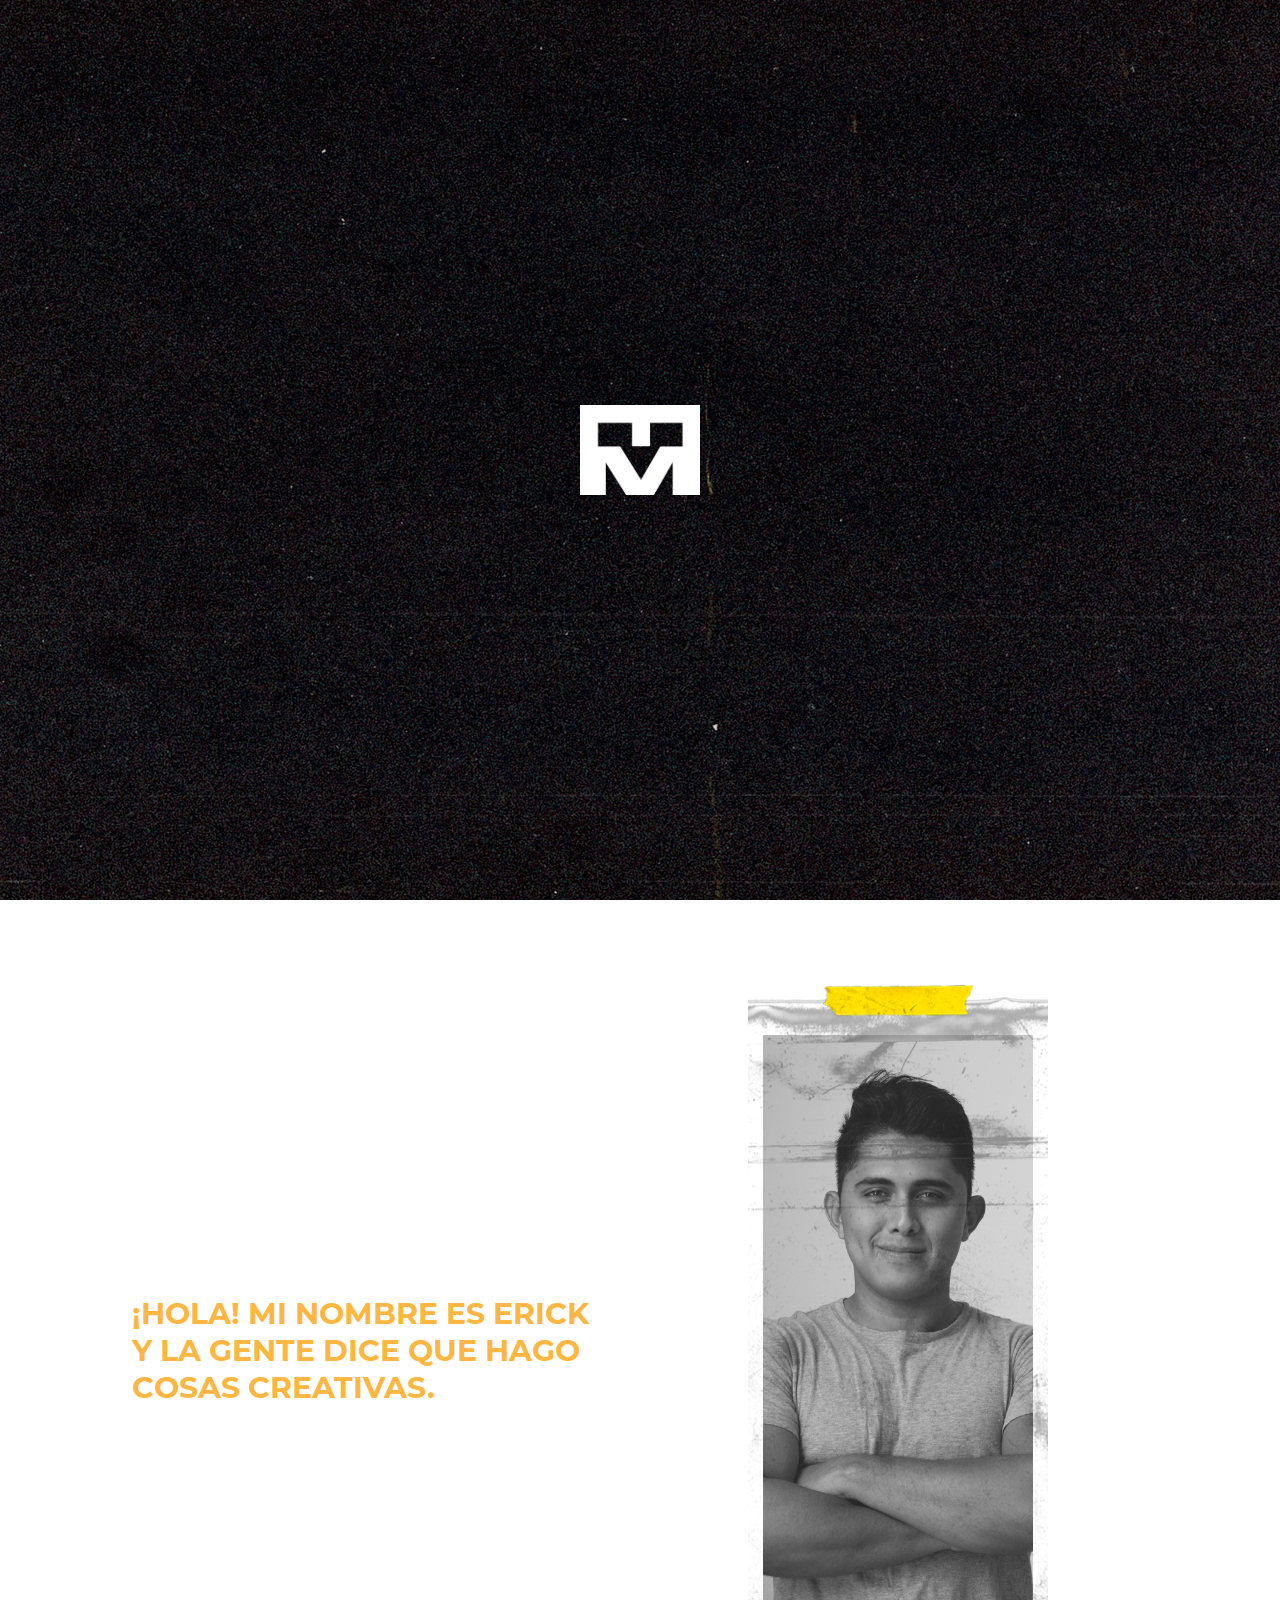
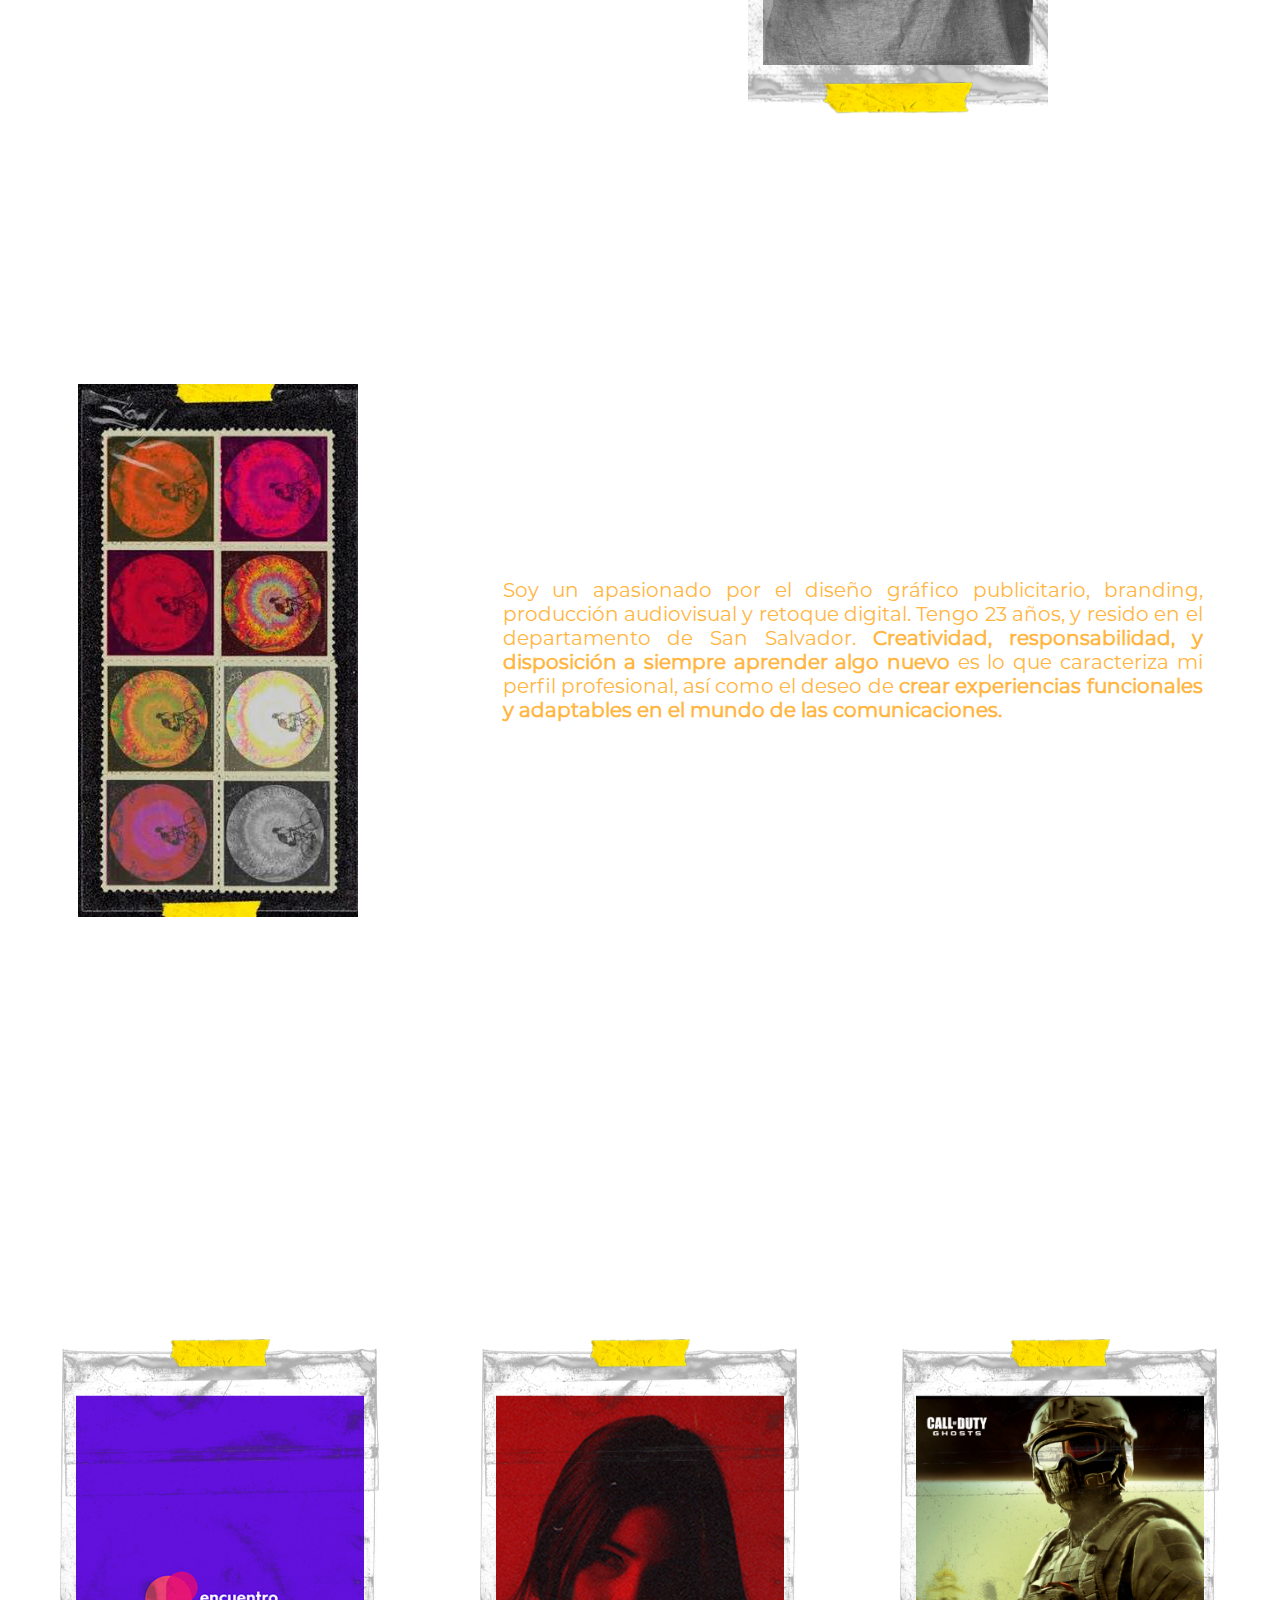
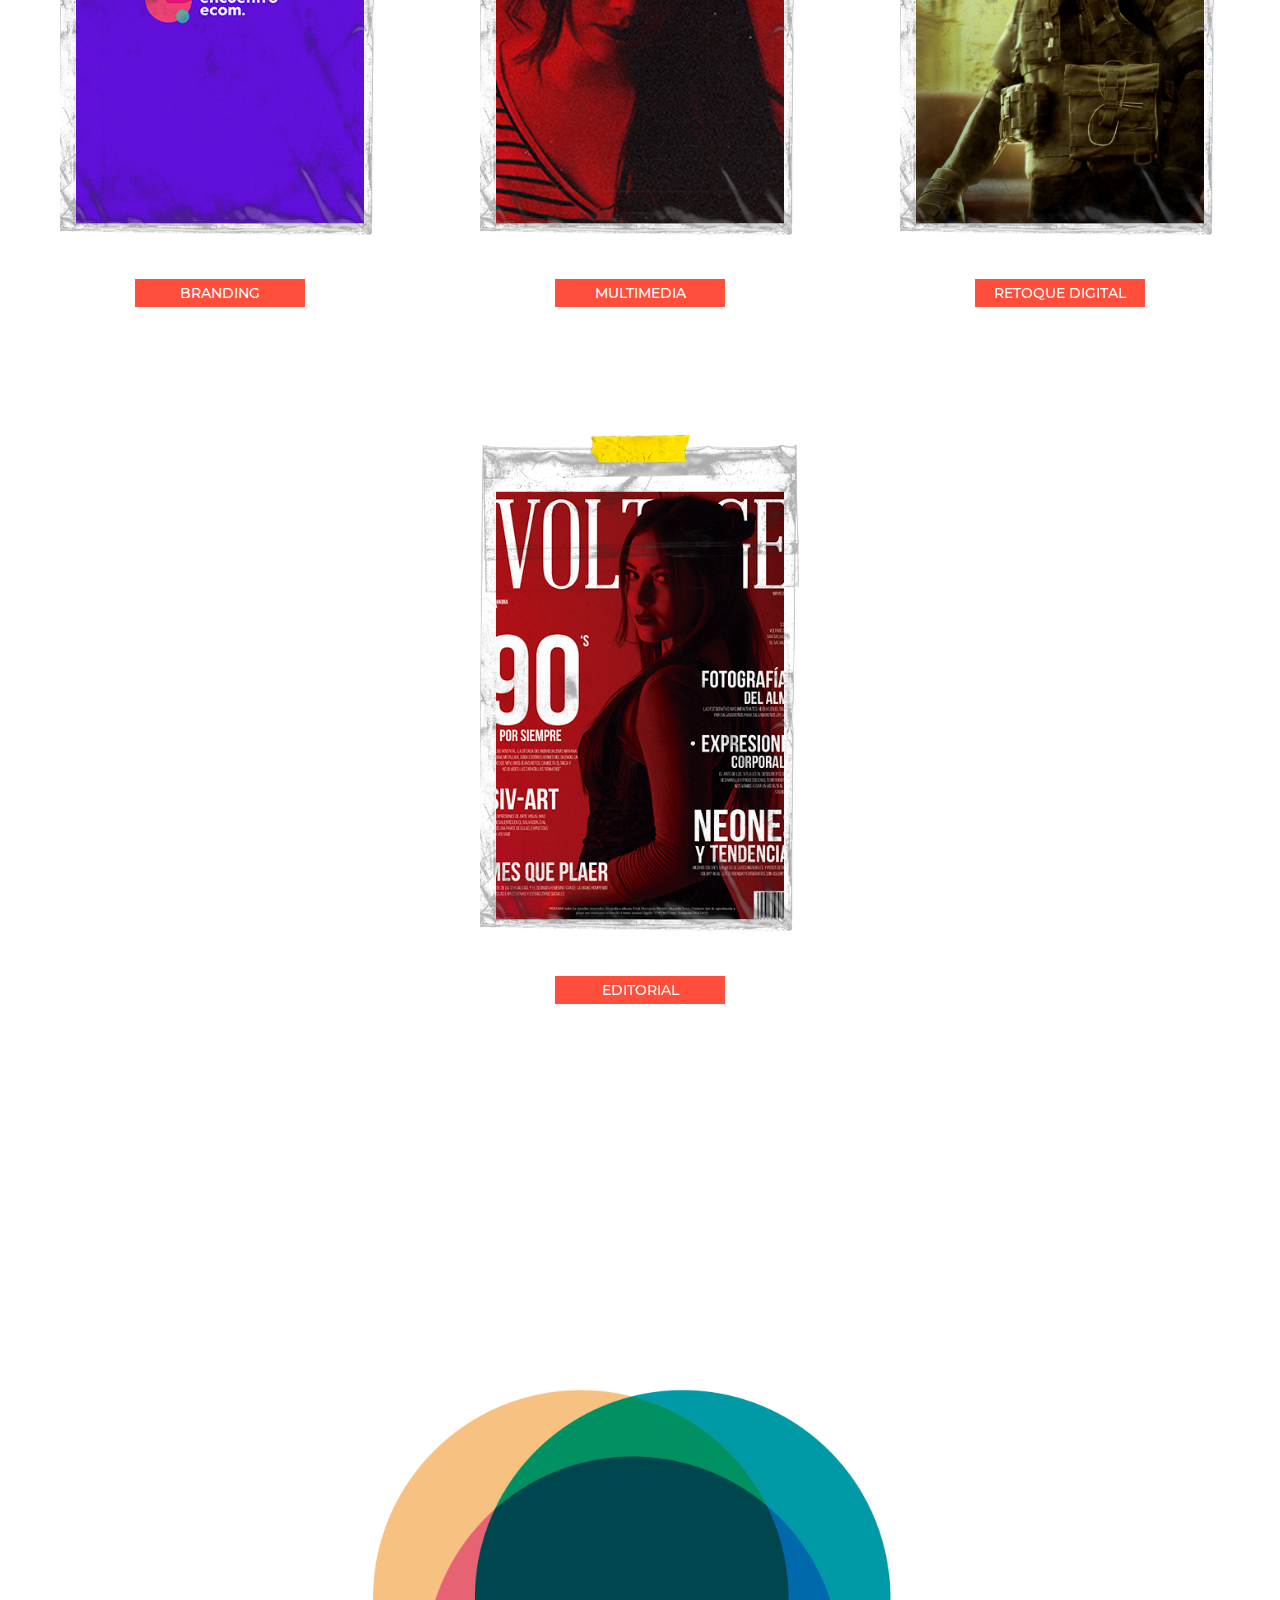
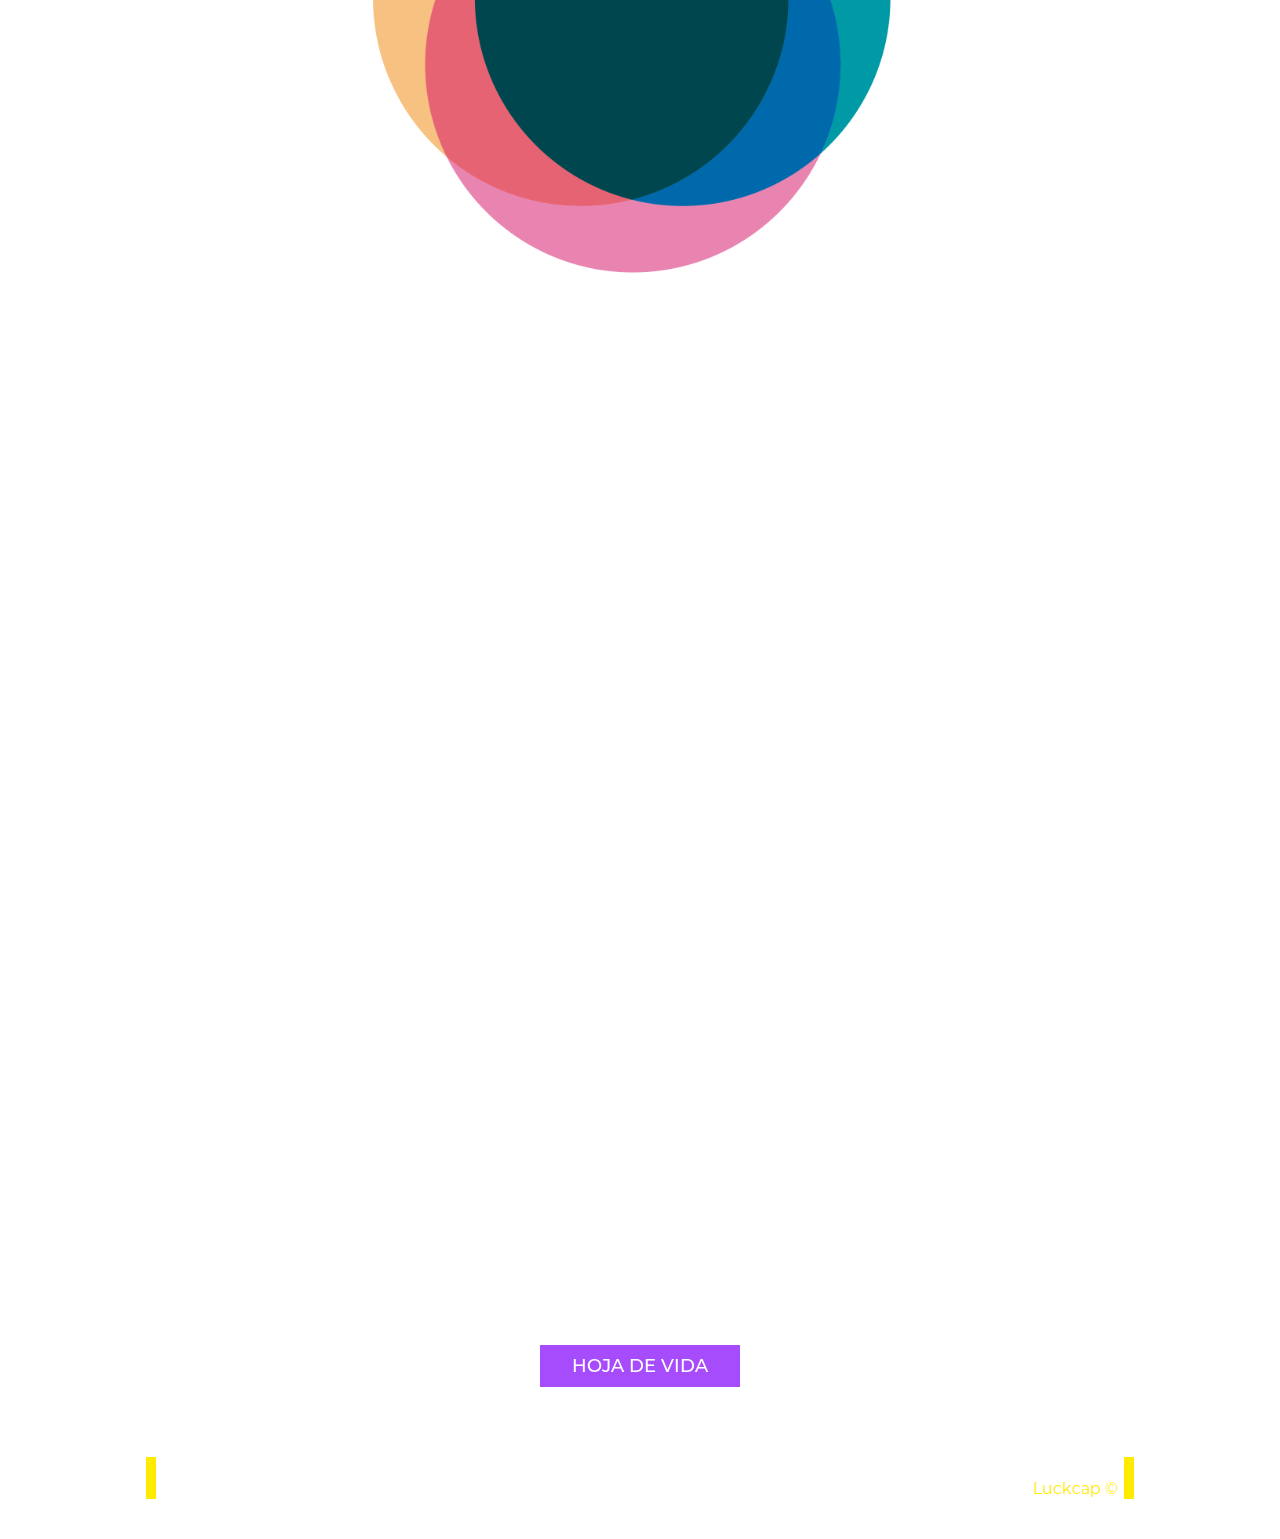
<file: index.html>
<html lang="es"><head>
	<meta charset="UTF-8">
	<meta name="viewport" content="width=device-width, initial-scale=1.0">
	<title>Erick Marroquin | Design Portfolio</title>
	<link rel="icon" type="image/png" href="img/logo_g.png">
	<script src="js/jquery-3.5.1.min.js"></script>
	<script src="js/index.js"></script>
	<link rel="stylesheet" href="css/icon/css/wozd.css">
	<link rel="stylesheet" href="css/index.css">
</head>
<body>

	<div class="loader">
		<div class="cnt_loader">
			<div class="img_load">
				<div class="c_load_c">
					<img class="load_c" src="img/logo.png" alt="">
				</div>
				<img src="img/logo_g.png" alt="" class="load_i">
			</div>
		</div>
	</div>
	<div class="disspear"></div>

	<div class="cnt_achor_to_top">
		<div class="anchor_to_top">
			<div class="anchor_totop_arrow"></div>
		</div>
	</div>

	<div class="header">
		<ul class="menu">
			<li><a href="#content_3">PITCH PERSONAL</a></li>
			<li><a href="#content_4">PORTFOLIO</a></li>
			<li><a href="#content_5">CONTACTO</a></li>
		</ul>
		<a href="#content_1" class="other_menu_info link_anchor">ERICK MARROQUÍN</a>
	</div>

	<div class="hide_menu">
		<div class="hd_mn_head">
			<a href="#content_1" class="a_logo_hdmn link_anchor">ERICK MARROQUÍN</a>
			<button class="a_bars_hdmn">
				<span></span>
				<span></span>
				<span></span>
			</button>
		</div>
		<div class="cnt_menu_hd_mn">
			<ul class="menu_hd_mn">
				<li><a class="link_anchor" href="#content_3">PITCH PERSONAL</a></li>
				<li><a class="link_anchor" href="#content_4">PORTFOLIO</a></li>
				<li><a class="link_anchor" href="#content_5">CONTACTO</a></li>
			</ul>
		</div>
	</div>

	<div class="content content_1" id="content_1">
		<div class="cnt_logo">
			<img class="logo" src="img/logo.png">
			<p>CREATIVO VISUAL</p>
		</div>
		<a href="#content_2" class="btn_see_down link_anchor">
			<span class="cnt_see_down">
				<span class="subcnt_see_down"></span>
			</span>
		</a>
	</div>

	<div class="content content_2" id="content_2">
		<div class="cnt_myprofile">
			<div class="mypro_txt">
				<h1>
					¡HOLA! MI NOMBRE ES ERICK
					<br>
					Y LA GENTE DICE QUE HAGO
					<br>
					COSAS CREATIVAS.
				</h1>
			</div>
			<div class="mypro_cntimg">
				<div class="mypro_subcntimg">
					<img src="img/plastic_0.png" alt="" class="plastic_mypro">
					<img src="img/profile.png" alt="" class="mypro_img">
					<img src="img/tape.png" alt="" class="tape_mypro tape_mypro_1">
					<img src="img/tape.png" alt="" class="tape_mypro tape_mypro_2">
				</div>
			</div>
		</div>
	</div>

	<div class="content content_3" id="content_3">
		<div class="cnt_info_1">
			<div class="info1_cntimg">
				<img src="img/example2.JPG" alt="" class="info1_img">
			</div>
			<div class="info1_txt">
				<p>
					Soy un apasionado por el diseño gráfico publicitario, branding, producción
					<br>audiovisual y retoque digital. Tengo 23 años, y resido en el departamento de
					<br>San Salvador. <b>Creatividad, responsabilidad, y disposición a siempre</b>
					<br><b>aprender algo nuevo</b> es lo que caracteriza mi perfil profesional, así como el
					<br>deseo de <b>crear experiencias funcionales y adaptables en el mundo de las</b>
					<br><b>comunicaciones.</b>
				</p>
			</div>
		</div>
	</div>

	<div class="content content_4" id="content_4">
		<h1 class="port_title">PORTFOLIO</h1>
					<div class="cnt_cat_pro">

												<div class="cont_cat_pro">
									<div class="cat_pro_link">
										<a href="branding" attr-locallink="true"></a>
										<img src="img/tape.png" class="tape_port">
										<img src="img/plastic_0.png" class="plastic_port">
										<img src="img/cat/cat_1.png" class="img_cat_pro_port">
									</div>

									<a href="branding" attr-locallink="true" class="linkname_cat_pro">Branding</a>
									<p class="summary_cat_port">Proyectos orientados a creación<br> y gestión de imagen corporativa.</p>
								</div>
															<div class="cont_cat_pro">
									<div class="cat_pro_link">
										<a href="multimedia" attr-locallink="true"></a>
										<img src="img/tape.png" class="tape_port">
										<img src="img/plastic_0.png" class="plastic_port">
										<img src="img/cat/cat_2.png" class="img_cat_pro_port">
									</div>

									<a href="multimedia" attr-locallink="true" class="linkname_cat_pro">Multimedia</a>
									<p class="summary_cat_port">Proyectos fotográficos y de<br> vídeo. Dirección creativa.</p>
								</div>
															<div class="cont_cat_pro">
									<div class="cat_pro_link">
										<a href="retoque-digital" attr-locallink="true"></a>
										<img src="img/tape.png" class="tape_port">
										<img src="img/plastic_0.png" class="plastic_port">
										<img src="img/cat/cat_3.png" class="img_cat_pro_port">
									</div>

									<a href="retoque-digital" attr-locallink="true" class="linkname_cat_pro">Retoque Digital</a>
									<p class="summary_cat_port">Retoque digital orientado a<br> publicidad.</p>
								</div>
															<div class="cont_cat_pro">
									<div class="cat_pro_link">
										<a href="https://issuu.com/emarroquin7" target="_blank"></a>
										<img src="img/tape.png" class="tape_port">
										<img src="img/plastic_0.png" class="plastic_port">
										<img src="img/cat/cat_4.png" class="img_cat_pro_port">
									</div>

									<a href="https://issuu.com/emarroquin7" target="_blank" class="linkname_cat_pro">Editorial</a>
									<p class="summary_cat_port">Proyectos editoriales.</p>
								</div>
											
			</div>
				
		<div class="cnt_action_areas">
			<h1 class="action_areas_title">ÁREAS DE ACCIÓN</h1>
			<p class="title_port_info">
				Mi conocimiento, experiencia y talento me hacen valioso dentro del mundo creativo/visual<br>
				en proyectos que impliquen los siguientes pilares:
			</p>
			<img src="img/action_areas.png" class="img_action_areas">
			<div class="cnt_action_areas_summary">
				<div class="action_areas_summary">
					<h3>ESTRATEGIA</h3>
					<p>
						Te ayudo haciendo las preguntas<br>
						correctas para comenzar tu proyecto.<br>
						Desde el brief, el ¿por qué? o la<br>
						funcionalidad de tu idea.
					</p>
				</div>
				<div class="action_areas_summary">
					<h3>EXPERIENCIA</h3>
					<p>
						Poniéndonos en los zapatos de los<br>
						demas, buscando que estos sean lo más<br>
						cómodo posible. Algo emocional, fácil,<br>
						rápido, memorable y único.
					</p>
				</div>
				<div class="action_areas_summary">
					<h3>VISUAL</h3>
					<p>
						Fotografías, vídeos, formas, tipografías,<br>
						colores y todas esas cosas "bonitas" que<br>
						hacen de tu diseño algo especial, pero<br>
						sobretodo funcional.
					</p>
				</div>
			</div>
		</div>
	</div>

	<div class="content content_5" id="content_5">
		<h1 class="contact_title">CONTÁCTAME</h1>
		<div class="cnt_list_contact">
			<ul class="list_contact">
				<li><a href="https://www.behance.net/emarroquin7" target="_blank" class="icon-behance"></a></li>
				<li><a href="https://www.instagram.com/emarroquin7/?hl=es-la" target="_blank" class="icon-instagram"></a></li>
				<li><a href="https://issuu.com/emarroquin7" target="_blank" class="icon-issuu"></a></li>
			</ul>
		</div>
		<a target="_blank" href="resources/Hoja_creativa_ErickMarroquin_.pdf" class="life_cv">HOJA DE VIDA</a>

		<div class="footer">
			<div class="info_contact">
				<a href="mailto:emdesign7@hotmail.com">emdesign7@hotmail.com</a>
				<a href="tel:+50375344630">(+503 7534 4630)</a>
			</div>
			<div class="info_web">
				<p>EM Design © 2020</p>
				<p>Created at <a href="https://kemarroquin.github.io/" target="_blank">Luckcap ©</a></p>
			</div>
		</div>
	</div>

	

</body></html>
</file>
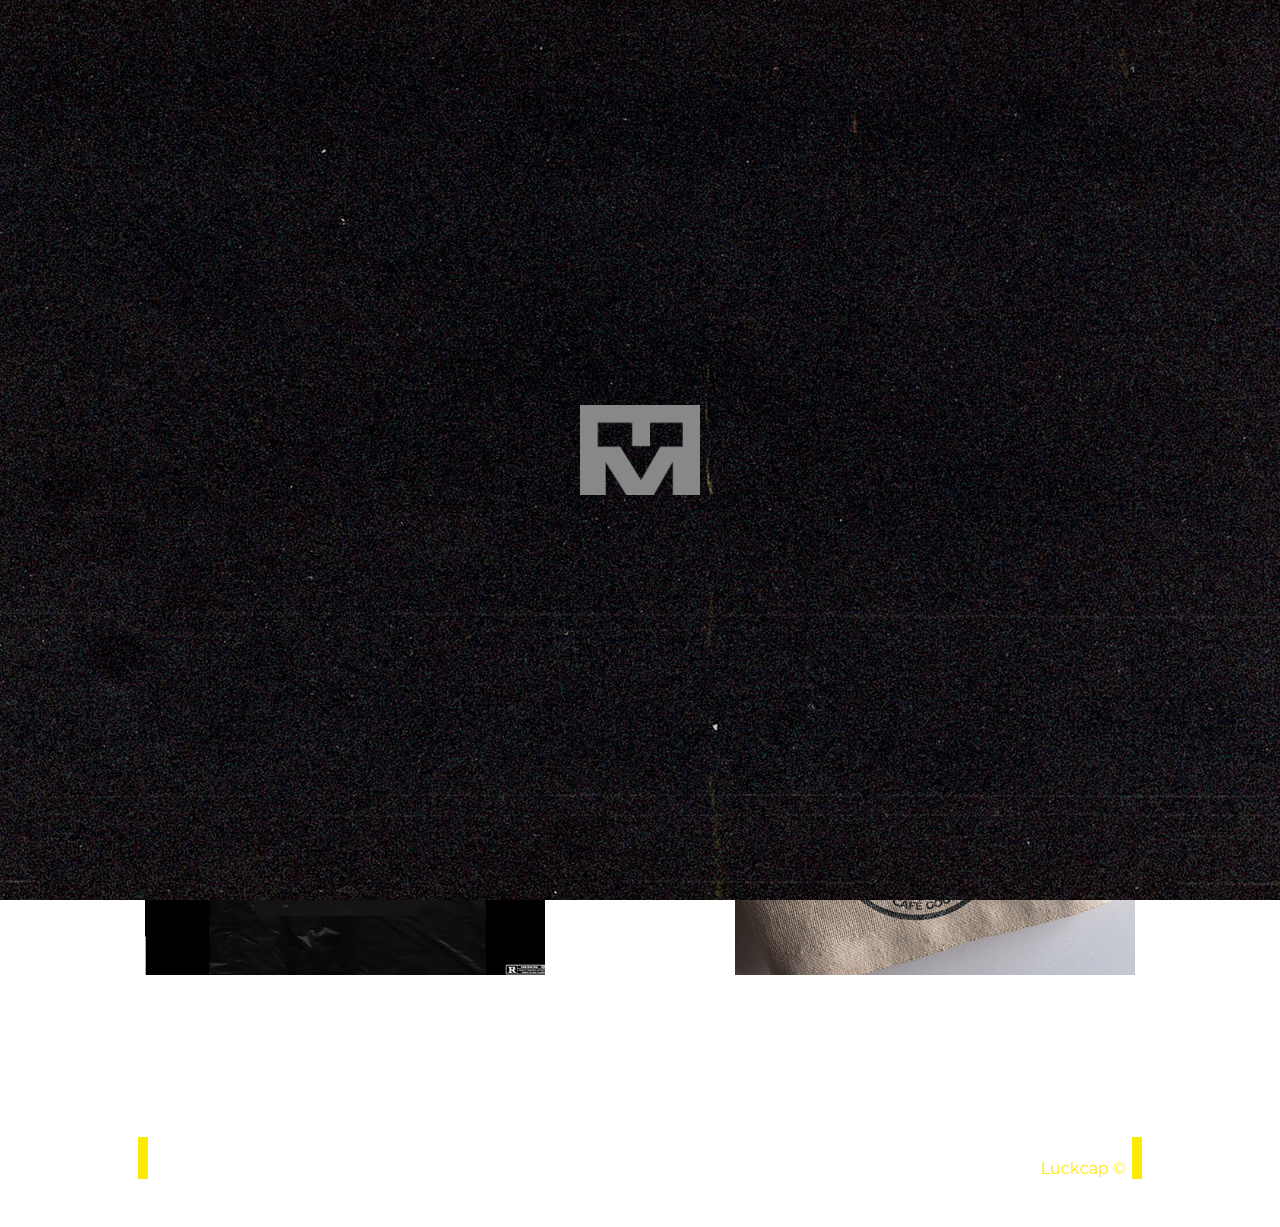
<file: branding.html>
<html lang="es"><head>
	<meta charset="UTF-8">
	<meta name="viewport" content="width=device-width, initial-scale=1.0">
	<title>Branding | Erick Marroquin | Design Portfolio</title>
	<link rel="icon" type="image/png" href="img/logo_g.png">
	<script src="js/jquery-3.5.1.min.js"></script>
	<script src="js/cat.js"></script>
	<link rel="stylesheet" href="css/icon/css/wozd.css">
	<link rel="stylesheet" href="css/cat.css">
</head>
<body>

	<div class="loader">
		<div class="cnt_loader">
			<div class="img_load">
				<div class="c_load_c">
					<img class="load_c" src="img/logo.png" alt="">
				</div>
				<img src="img/logo_g.png" alt="" class="load_i">
			</div>
		</div>
	</div>
	<div class="disspear"></div>

	<div class="cnt_achor_to_top">
		<div class="anchor_to_top">
			<div class="anchor_totop_arrow"></div>
		</div>
	</div>

	<div class="header">
		<ul class="menu">
			<li><a href="" attr-locallink="true">INICIO</a></li>
			<li><a href="#content_4" attr-locallink="true">PORTFOLIO</a></li>
		</ul>
		<a href="" class="other_menu_info link_anchor" attr-locallink="true">ERICK MARROQUÍN</a>
	</div>

	<div class="hide_menu">
		<div class="hd_mn_head">
			<a href="" class="a_logo_hdmn link_anchor">ERICK MARROQUÍN</a>
			<button class="a_bars_hdmn">
				<span></span>
				<span></span>
				<span></span>
			</button>
		</div>
		<div class="cnt_menu_hd_mn">
			<ul class="menu_hd_mn">
				<li><a href="" attr-locallink="true">INICIO</a></li>
			<li><a href="#content_4" attr-locallink="true">PORTFOLIO</a></li>
			</ul>
		</div>
	</div>

	<div class="content">
		<h1 class="title">Branding</h1>

					<div class="cnt_cat_pro">

										<div class="cont_cat_pro">
							<div class="cat_pro_link">
								<a href="projects/cat_one/p1.html" attr-locallink="true"></a>
								<img src="img/tape.png" class="tape_pro">
								<img src="img/pro/branding/p1.jpg" class="img_pro">
								<div class="cnt_see_pro">
									<div class="msg_see_pro">VER PROYECTO</div>
								</div>
							</div>

							<a href="projects/cat_one/p1.html" attr-locallink="true" class="linkname_pro">Encuentro 2020</a>
						</div>
										<div class="cont_cat_pro">
							<div class="cat_pro_link">
								<a href="projects/cat_one/p2.html" attr-locallink="true"></a>
								<img src="img/tape.png" class="tape_pro">
								<img src="img/pro/branding/p2.jpg" class="img_pro">
								<div class="cnt_see_pro">
									<div class="msg_see_pro">VER PROYECTO</div>
								</div>
							</div>

							<a href="projects/cat_one/p2.html" attr-locallink="true" class="linkname_pro">Encuentro de Comunicadores</a>
						</div>
										<div class="cont_cat_pro">
							<div class="cat_pro_link">
								<a href="projects/cat_one/p3.html" attr-locallink="true"></a>
								<img src="img/tape.png" class="tape_pro">
								<img src="img/pro/branding/p3.jpg" class="img_pro">
								<div class="cnt_see_pro">
									<div class="msg_see_pro">VER PROYECTO</div>
								</div>
							</div>

							<a href="projects/cat_one/p3.html" attr-locallink="true" class="linkname_pro">NinetyKds</a>
						</div>
										<div class="cont_cat_pro">
							<div class="cat_pro_link">
								<a href="projects/cat_one/p4.html" attr-locallink="true"></a>
								<img src="img/tape.png" class="tape_pro">
								<img src="img/pro/branding/p4.jpg" class="img_pro">
								<div class="cnt_see_pro">
									<div class="msg_see_pro">VER PROYECTO</div>
								</div>
							</div>

							<a href="projects/cat_one/p4.html" attr-locallink="true" class="linkname_pro">Pupuseria Patricia</a>
						</div>
								
			</div>
			</div>

	<div class="footer">
		<div class="info_contact">
			<a href="mailto:emdesign7@hotmail.com">emdesign7@hotmail.com</a>
			<a href="tel:+50375344630">(+503 7534 4630)</a>
		</div>
		<div class="info_web">
			<p>EM Design © 2020</p>
			<p>Created at <a href="https://kemarroquin.github.io/" target="_blank">Luckcap ©</a></p>
		</div>
	</div>


	

</body>
</html>
</file>
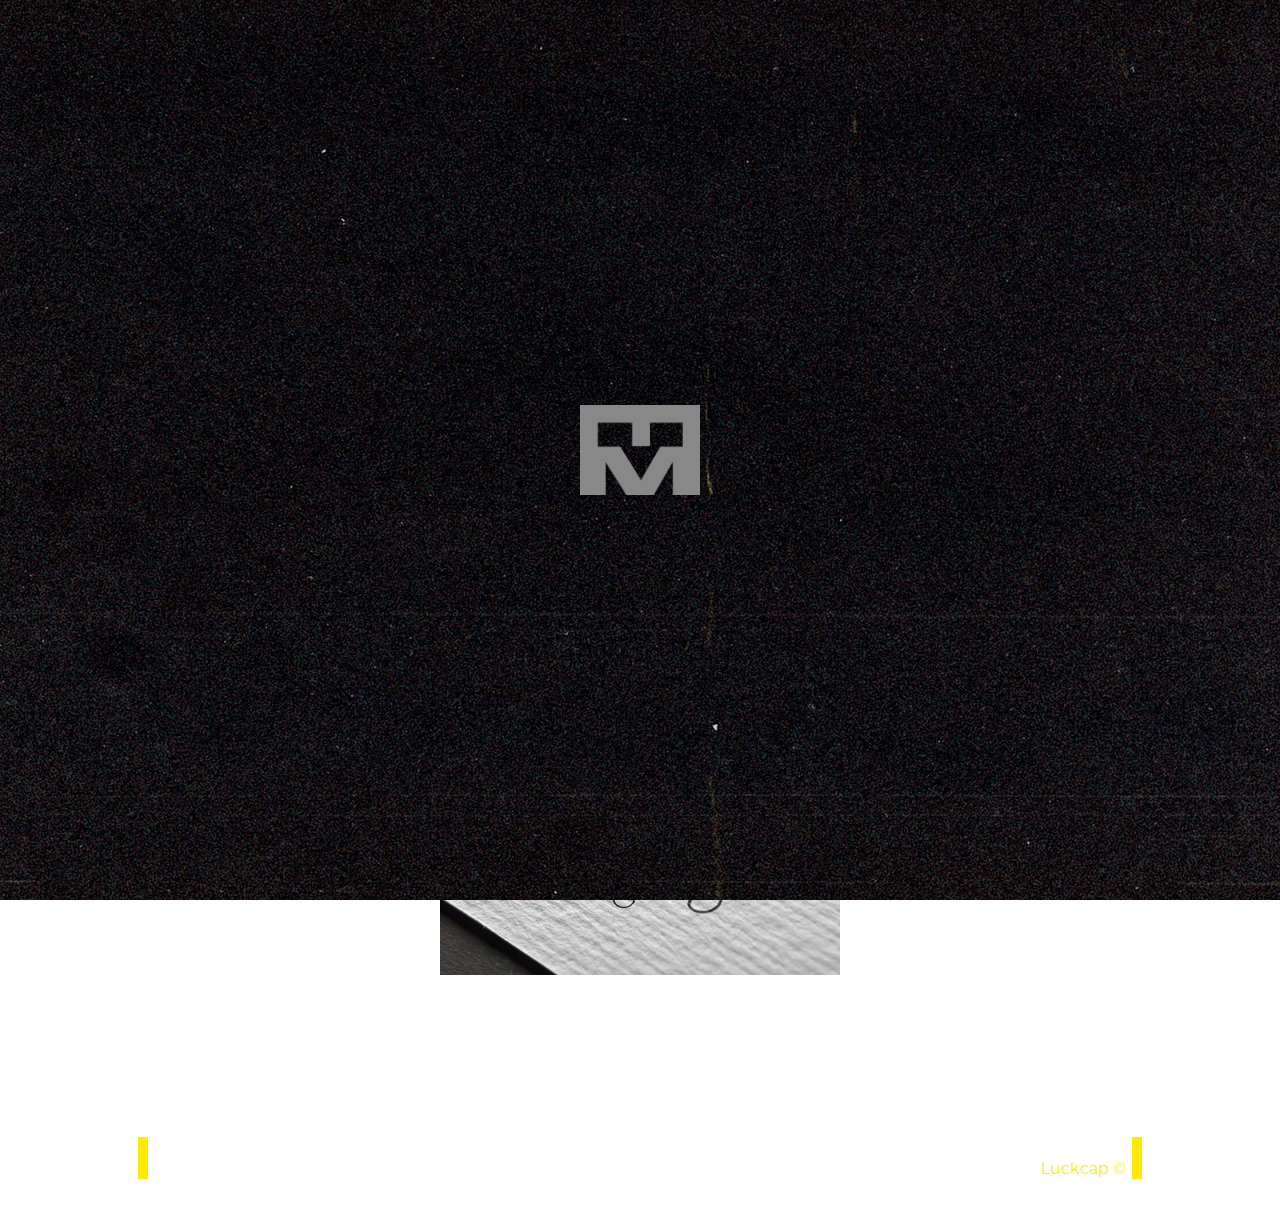
<file: multimedia.html>
<html lang="es"><head>
	<meta charset="UTF-8">
	<meta name="viewport" content="width=device-width, initial-scale=1.0">
	<title>Multimedia | Erick Marroquin | Design Portfolio</title>
	<link rel="icon" type="image/png" href="img/logo_g.png">
	<script src="js/jquery-3.5.1.min.js"></script>
	<script src="js/cat.js"></script>
	<link rel="stylesheet" href="css/icon/css/wozd.css">
	<link rel="stylesheet" href="css/cat.css">
</head>
<body>

	<div class="loader">
		<div class="cnt_loader">
			<div class="img_load">
				<div class="c_load_c">
					<img class="load_c" src="img/logo.png" alt="">
				</div>
				<img src="img/logo_g.png" alt="" class="load_i">
			</div>
		</div>
	</div>
	<div class="disspear"></div>

	<div class="cnt_achor_to_top">
		<div class="anchor_to_top">
			<div class="anchor_totop_arrow"></div>
		</div>
	</div>

	<div class="header">
		<ul class="menu">
			<li><a href="" attr-locallink="true">INICIO</a></li>
			<li><a href="#content_4" attr-locallink="true">PORTFOLIO</a></li>
		</ul>
		<a href="" class="other_menu_info link_anchor" attr-locallink="true">ERICK MARROQUÍN</a>
	</div>

	<div class="hide_menu">
		<div class="hd_mn_head">
			<a href="" class="a_logo_hdmn link_anchor">ERICK MARROQUÍN</a>
			<button class="a_bars_hdmn">
				<span></span>
				<span></span>
				<span></span>
			</button>
		</div>
		<div class="cnt_menu_hd_mn">
			<ul class="menu_hd_mn">
				<li><a href="" attr-locallink="true">INICIO</a></li>
			<li><a href="#content_4" attr-locallink="true">PORTFOLIO</a></li>
			</ul>
		</div>
	</div>

	<div class="content">
		<h1 class="title">Multimedia</h1>

					<div class="cnt_cat_pro">

										<div class="cont_cat_pro">
							<div class="cat_pro_link">
								<a href="projects/cat_two/p1.html" attr-locallink="true"></a>
								<img src="img/tape.png" class="tape_pro">
								<img src="img/pro/multimedia/p1.jpg" class="img_pro">
								<div class="cnt_see_pro">
									<div class="msg_see_pro">VER PROYECTO</div>
								</div>
							</div>

							<a href="projects/cat_two/p1.html" attr-locallink="true" class="linkname_pro">Alejandra</a>
						</div>
										<div class="cont_cat_pro">
							<div class="cat_pro_link">
								<a href="projects/cat_two/p2.html" attr-locallink="true"></a>
								<img src="img/tape.png" class="tape_pro">
								<img src="img/pro/multimedia/p2.jpg" class="img_pro">
								<div class="cnt_see_pro">
									<div class="msg_see_pro">VER PROYECTO</div>
								</div>
							</div>

							<a href="projects/cat_two/p2.html" attr-locallink="true" class="linkname_pro">La vida en blanco y negro</a>
						</div>
										<div class="cont_cat_pro">
							<div class="cat_pro_link">
								<a href="projects/cat_two/p3.html" attr-locallink="true"></a>
								<img src="img/tape.png" class="tape_pro">
								<img src="img/pro/multimedia/p3.jpg" class="img_pro">
								<div class="cnt_see_pro">
									<div class="msg_see_pro">VER PROYECTO</div>
								</div>
							</div>

							<a href="projects/cat_two/p3.html" attr-locallink="true" class="linkname_pro">Loroco Bistro</a>
						</div>
								
			</div>
			</div>

	<div class="footer">
		<div class="info_contact">
			<a href="mailto:emdesign7@hotmail.com">emdesign7@hotmail.com</a>
			<a href="tel:+50375344630">(+503 7534 4630)</a>
		</div>
		<div class="info_web">
			<p>EM Design © 2020</p>
			<p>Created at <a href="https://kemarroquin.github.io/" target="_blank">Luckcap ©</a></p>
		</div>
	</div>


	

</body></html>
</file>
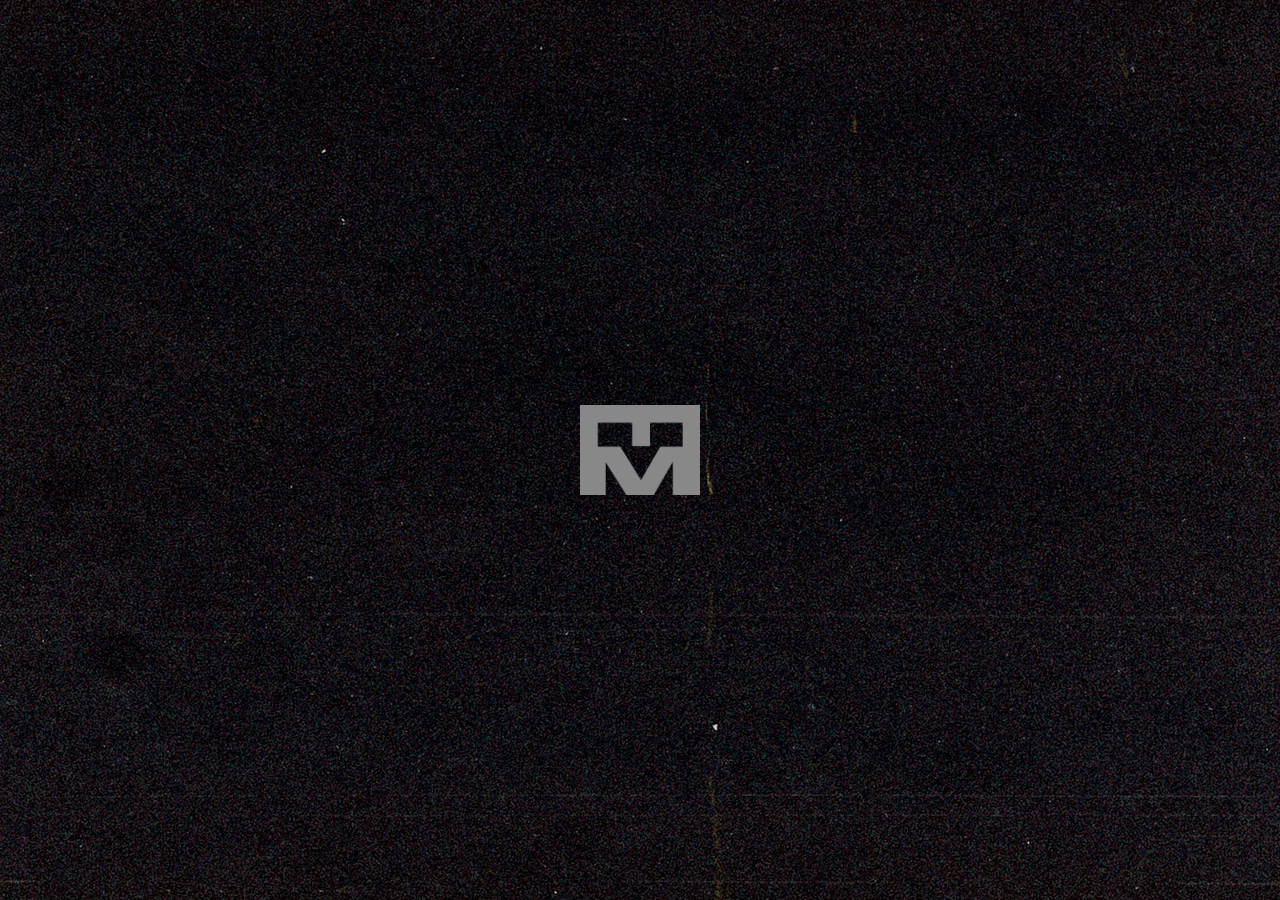
<file: retoque-digital.html>
<html lang="es"><head>
	<meta charset="UTF-8">
	<meta name="viewport" content="width=device-width, initial-scale=1.0">
	<title>Retoque Digital | Erick Marroquin | Design Portfolio</title>
	<link rel="icon" type="image/png" href="img/logo_g.png">
	<script src="js/jquery-3.5.1.min.js"></script>
	<script src="js/cat.js"></script>
	<link rel="stylesheet" href="css/icon/css/wozd.css">
	<link rel="stylesheet" href="css/cat.css">
</head>
<body>

	<div class="loader">
		<div class="cnt_loader">
			<div class="img_load">
				<div class="c_load_c">
					<img class="load_c" src="img/logo.png" alt="">
				</div>
				<img src="img/logo_g.png" alt="" class="load_i">
			</div>
		</div>
	</div>
	<div class="disspear"></div>

	<div class="cnt_achor_to_top">
		<div class="anchor_to_top">
			<div class="anchor_totop_arrow"></div>
		</div>
	</div>

	<div class="header">
		<ul class="menu">
			<li><a href="" attr-locallink="true">INICIO</a></li>
			<li><a href="#content_4" attr-locallink="true">PORTFOLIO</a></li>
		</ul>
		<a href="" class="other_menu_info link_anchor" attr-locallink="true">ERICK MARROQUÍN</a>
	</div>

	<div class="hide_menu">
		<div class="hd_mn_head">
			<a href="" class="a_logo_hdmn link_anchor">ERICK MARROQUÍN</a>
			<button class="a_bars_hdmn">
				<span></span>
				<span></span>
				<span></span>
			</button>
		</div>
		<div class="cnt_menu_hd_mn">
			<ul class="menu_hd_mn">
				<li><a href="" attr-locallink="true">INICIO</a></li>
			<li><a href="#content_4" attr-locallink="true">PORTFOLIO</a></li>
			</ul>
		</div>
	</div>

	<div class="content">
		<h1 class="title">Retoque Digital</h1>

					<div class="cnt_cat_pro">

										<div class="cont_cat_pro">
							<div class="cat_pro_link">
								<a href="projects/cat_three/p1.html" attr-locallink="true"></a>
								<img src="img/tape.png" class="tape_pro">
								<img src="img/pro/retoque_digital/p1.jpg" class="img_pro">
								<div class="cnt_see_pro">
									<div class="msg_see_pro">VER PROYECTO</div>
								</div>
							</div>

							<a href="projects/cat_three/p1.html" attr-locallink="true" class="linkname_pro">Call Of Duty, San Salvador</a>
						</div>
										<div class="cont_cat_pro">
							<div class="cat_pro_link">
								<a href="projects/cat_three/p2.html" attr-locallink="true"></a>
								<img src="img/tape.png" class="tape_pro">
								<img src="img/pro/retoque_digital/p2.jpg" class="img_pro">
								<div class="cnt_see_pro">
									<div class="msg_see_pro">VER PROYECTO</div>
								</div>
							</div>

							<a href="projects/cat_three/p2.html" attr-locallink="true" class="linkname_pro">Star Wars</a>
						</div>
								
			</div>
			</div>

	<div class="footer">
		<div class="info_contact">
			<a href="mailto:emdesign7@hotmail.com">emdesign7@hotmail.com</a>
			<a href="tel:+50375344630">(+503 7534 4630)</a>
		</div>
		<div class="info_web">
			<p>EM Design © 2020</p>
			<p>Created at <a href="https://kemarroquin.github.io/" target="_blank">Luckcap ©</a></p>
		</div>
	</div>


	

</body></html>
</file>
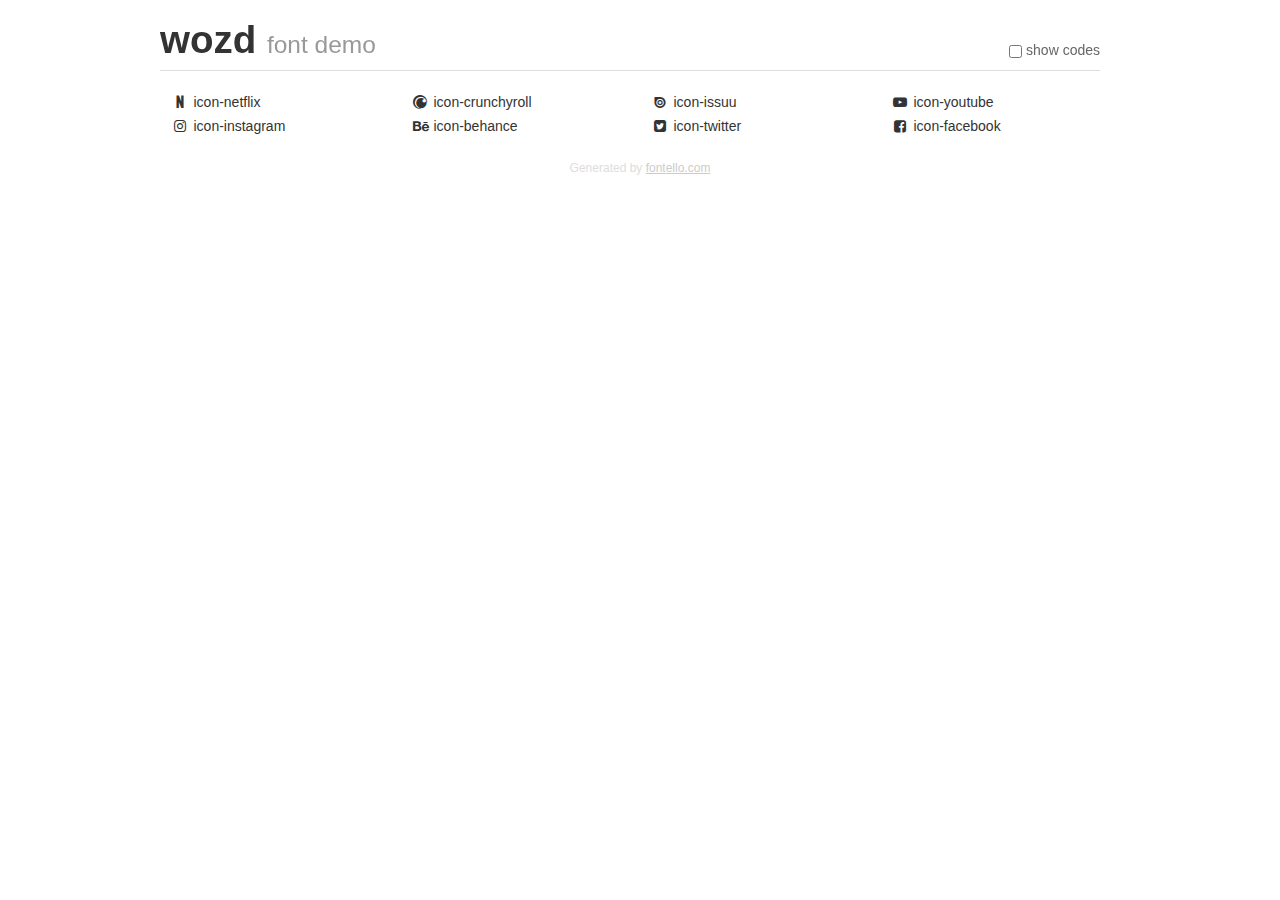
<file: css/icon/demo.html>
<!DOCTYPE html>
<html>
  <head><!--[if lt IE 9]><script language="javascript" type="text/javascript" src="//html5shim.googlecode.com/svn/trunk/html5.js"></script><![endif]-->
    <meta charset="UTF-8"><style>/*
 * Bootstrap v2.2.1
 *
 * Copyright 2012 Twitter, Inc
 * Licensed under the Apache License v2.0
 * http://www.apache.org/licenses/LICENSE-2.0
 *
 * Designed and built with all the love in the world @twitter by @mdo and @fat.
 */
.clearfix {
  *zoom: 1;
}
.clearfix:before,
.clearfix:after {
  display: table;
  content: "";
  line-height: 0;
}
.clearfix:after {
  clear: both;
}
html {
  font-size: 100%;
  -webkit-text-size-adjust: 100%;
  -ms-text-size-adjust: 100%;
}
a:focus {
  outline: thin dotted #333;
  outline: 5px auto -webkit-focus-ring-color;
  outline-offset: -2px;
}
a:hover,
a:active {
  outline: 0;
}
button,
input,
select,
textarea {
  margin: 0;
  font-size: 100%;
  vertical-align: middle;
}
button,
input {
  *overflow: visible;
  line-height: normal;
}
button::-moz-focus-inner,
input::-moz-focus-inner {
  padding: 0;
  border: 0;
}
body {
  margin: 0;
  font-family: "Helvetica Neue", Helvetica, Arial, sans-serif;
  font-size: 14px;
  line-height: 20px;
  color: #333;
  background-color: #fff;
}
a {
  color: #08c;
  text-decoration: none;
}
a:hover {
  color: #005580;
  text-decoration: underline;
}
.row {
  margin-left: -20px;
  *zoom: 1;
}
.row:before,
.row:after {
  display: table;
  content: "";
  line-height: 0;
}
.row:after {
  clear: both;
}
[class*="span"] {
  float: left;
  min-height: 1px;
  margin-left: 20px;
}
.container,
.navbar-static-top .container,
.navbar-fixed-top .container,
.navbar-fixed-bottom .container {
  width: 940px;
}
.span12 {
  width: 940px;
}
.span11 {
  width: 860px;
}
.span10 {
  width: 780px;
}
.span9 {
  width: 700px;
}
.span8 {
  width: 620px;
}
.span7 {
  width: 540px;
}
.span6 {
  width: 460px;
}
.span5 {
  width: 380px;
}
.span4 {
  width: 300px;
}
.span3 {
  width: 220px;
}
.span2 {
  width: 140px;
}
.span1 {
  width: 60px;
}
[class*="span"].pull-right,
.row-fluid [class*="span"].pull-right {
  float: right;
}
.container {
  margin-right: auto;
  margin-left: auto;
  *zoom: 1;
}
.container:before,
.container:after {
  display: table;
  content: "";
  line-height: 0;
}
.container:after {
  clear: both;
}
p {
  margin: 0 0 10px;
}
.lead {
  margin-bottom: 20px;
  font-size: 21px;
  font-weight: 200;
  line-height: 30px;
}
small {
  font-size: 85%;
}
h1 {
  margin: 10px 0;
  font-family: inherit;
  font-weight: bold;
  line-height: 20px;
  color: inherit;
  text-rendering: optimizelegibility;
}
h1 small {
  font-weight: normal;
  line-height: 1;
  color: #999;
}
h1 {
  line-height: 40px;
}
h1 {
  font-size: 38.5px;
}
h1 small {
  font-size: 24.5px;
}
body {
  margin-top: 90px;
}
.header {
  position: fixed;
  top: 0;
  left: 50%;
  margin-left: -480px;
  background-color: #fff;
  border-bottom: 1px solid #ddd;
  padding-top: 10px;
  z-index: 10;
}
.footer {
  color: #ddd;
  font-size: 12px;
  text-align: center;
  margin-top: 20px;
}
.footer a {
  color: #ccc;
  text-decoration: underline;
}
.the-icons {
  font-size: 14px;
  line-height: 24px;
}
.switch {
  position: absolute;
  right: 0;
  bottom: 10px;
  color: #666;
}
.switch input {
  margin-right: 0.3em;
}
.codesOn .i-name {
  display: none;
}
.codesOn .i-code {
  display: inline;
}
.i-code {
  display: none;
}
@font-face {
      font-family: 'wozd';
      src: url('./font/wozd.eot?71357680');
      src: url('./font/wozd.eot?71357680#iefix') format('embedded-opentype'),
           url('./font/wozd.woff?71357680') format('woff'),
           url('./font/wozd.ttf?71357680') format('truetype'),
           url('./font/wozd.svg?71357680#wozd') format('svg');
      font-weight: normal;
      font-style: normal;
    }
     
     
    .demo-icon
    {
      font-family: "wozd";
      font-style: normal;
      font-weight: normal;
      speak: never;
     
      display: inline-block;
      text-decoration: inherit;
      width: 1em;
      margin-right: .2em;
      text-align: center;
      /* opacity: .8; */
     
      /* For safety - reset parent styles, that can break glyph codes*/
      font-variant: normal;
      text-transform: none;
     
      /* fix buttons height, for twitter bootstrap */
      line-height: 1em;
     
      /* Animation center compensation - margins should be symmetric */
      /* remove if not needed */
      margin-left: .2em;
     
      /* You can be more comfortable with increased icons size */
      /* font-size: 120%; */
     
      /* Font smoothing. That was taken from TWBS */
      -webkit-font-smoothing: antialiased;
      -moz-osx-font-smoothing: grayscale;
     
      /* Uncomment for 3D effect */
      /* text-shadow: 1px 1px 1px rgba(127, 127, 127, 0.3); */
    }
     </style>
    <link rel="stylesheet" href="css/animation.css"><!--[if IE 7]><link rel="stylesheet" href="css/" + font.fontname + "-ie7.css"><![endif]-->
    <script>
      function toggleCodes(on) {
        var obj = document.getElementById('icons');
      
        if (on) {
          obj.className += ' codesOn';
        } else {
          obj.className = obj.className.replace(' codesOn', '');
        }
      }
      
    </script>
  </head>
  <body>
    <div class="container header">
      <h1>wozd <small>font demo</small></h1>
      <label class="switch">
        <input type="checkbox" onclick="toggleCodes(this.checked)">show codes
      </label>
    </div>
    <div class="container" id="icons">
      <div class="row">
        <div class="the-icons span3" title="Code: 0xe800"><i class="demo-icon icon-netflix">&#xe800;</i> <span class="i-name">icon-netflix</span><span class="i-code">0xe800</span></div>
        <div class="the-icons span3" title="Code: 0xe801"><i class="demo-icon icon-crunchyroll">&#xe801;</i> <span class="i-name">icon-crunchyroll</span><span class="i-code">0xe801</span></div>
        <div class="the-icons span3" title="Code: 0xe802"><i class="demo-icon icon-issuu">&#xe802;</i> <span class="i-name">icon-issuu</span><span class="i-code">0xe802</span></div>
        <div class="the-icons span3" title="Code: 0xf16a"><i class="demo-icon icon-youtube">&#xf16a;</i> <span class="i-name">icon-youtube</span><span class="i-code">0xf16a</span></div>
      </div>
      <div class="row">
        <div class="the-icons span3" title="Code: 0xf16d"><i class="demo-icon icon-instagram">&#xf16d;</i> <span class="i-name">icon-instagram</span><span class="i-code">0xf16d</span></div>
        <div class="the-icons span3" title="Code: 0xf1b4"><i class="demo-icon icon-behance">&#xf1b4;</i> <span class="i-name">icon-behance</span><span class="i-code">0xf1b4</span></div>
        <div class="the-icons span3" title="Code: 0xf304"><i class="demo-icon icon-twitter">&#xf304;</i> <span class="i-name">icon-twitter</span><span class="i-code">0xf304</span></div>
        <div class="the-icons span3" title="Code: 0xf308"><i class="demo-icon icon-facebook">&#xf308;</i> <span class="i-name">icon-facebook</span><span class="i-code">0xf308</span></div>
      </div>
    </div>
    <div class="container footer">Generated by <a href="http://fontello.com">fontello.com</a></div>
  </body>
</html>
</file>
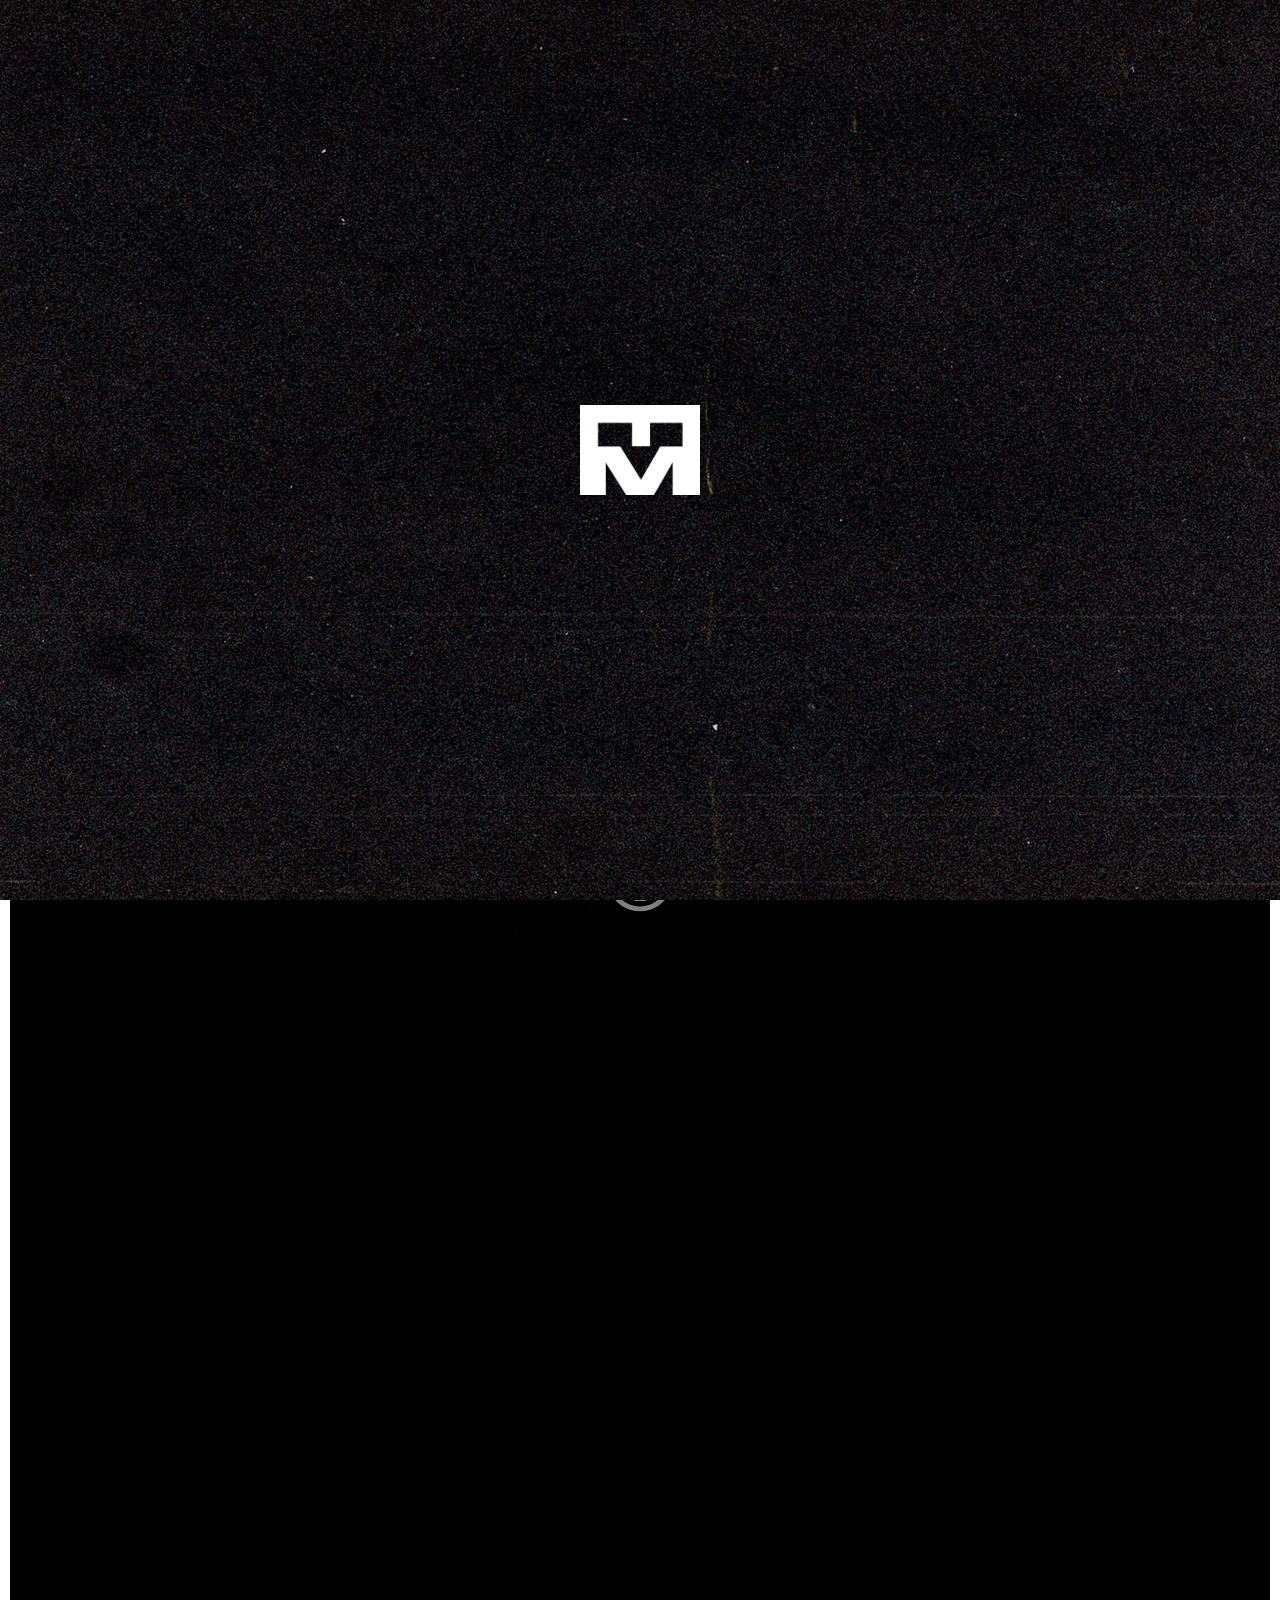
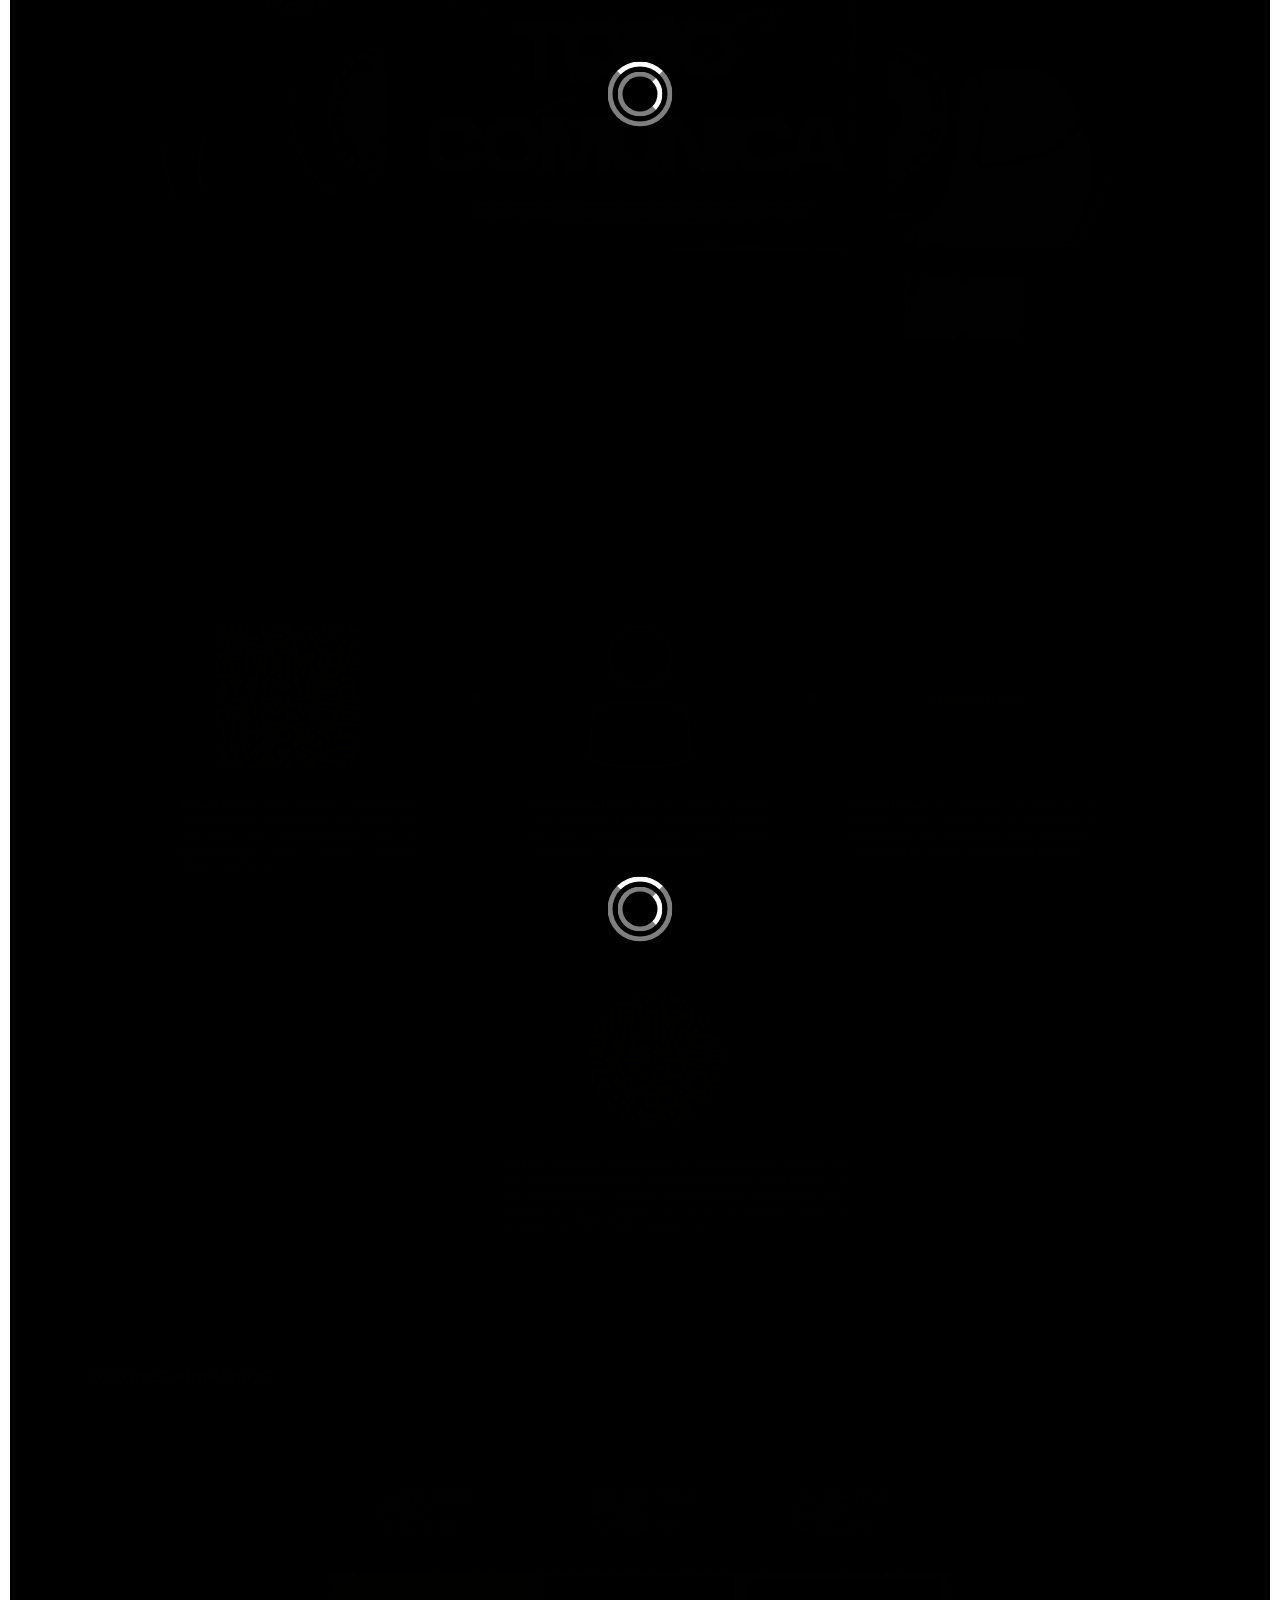
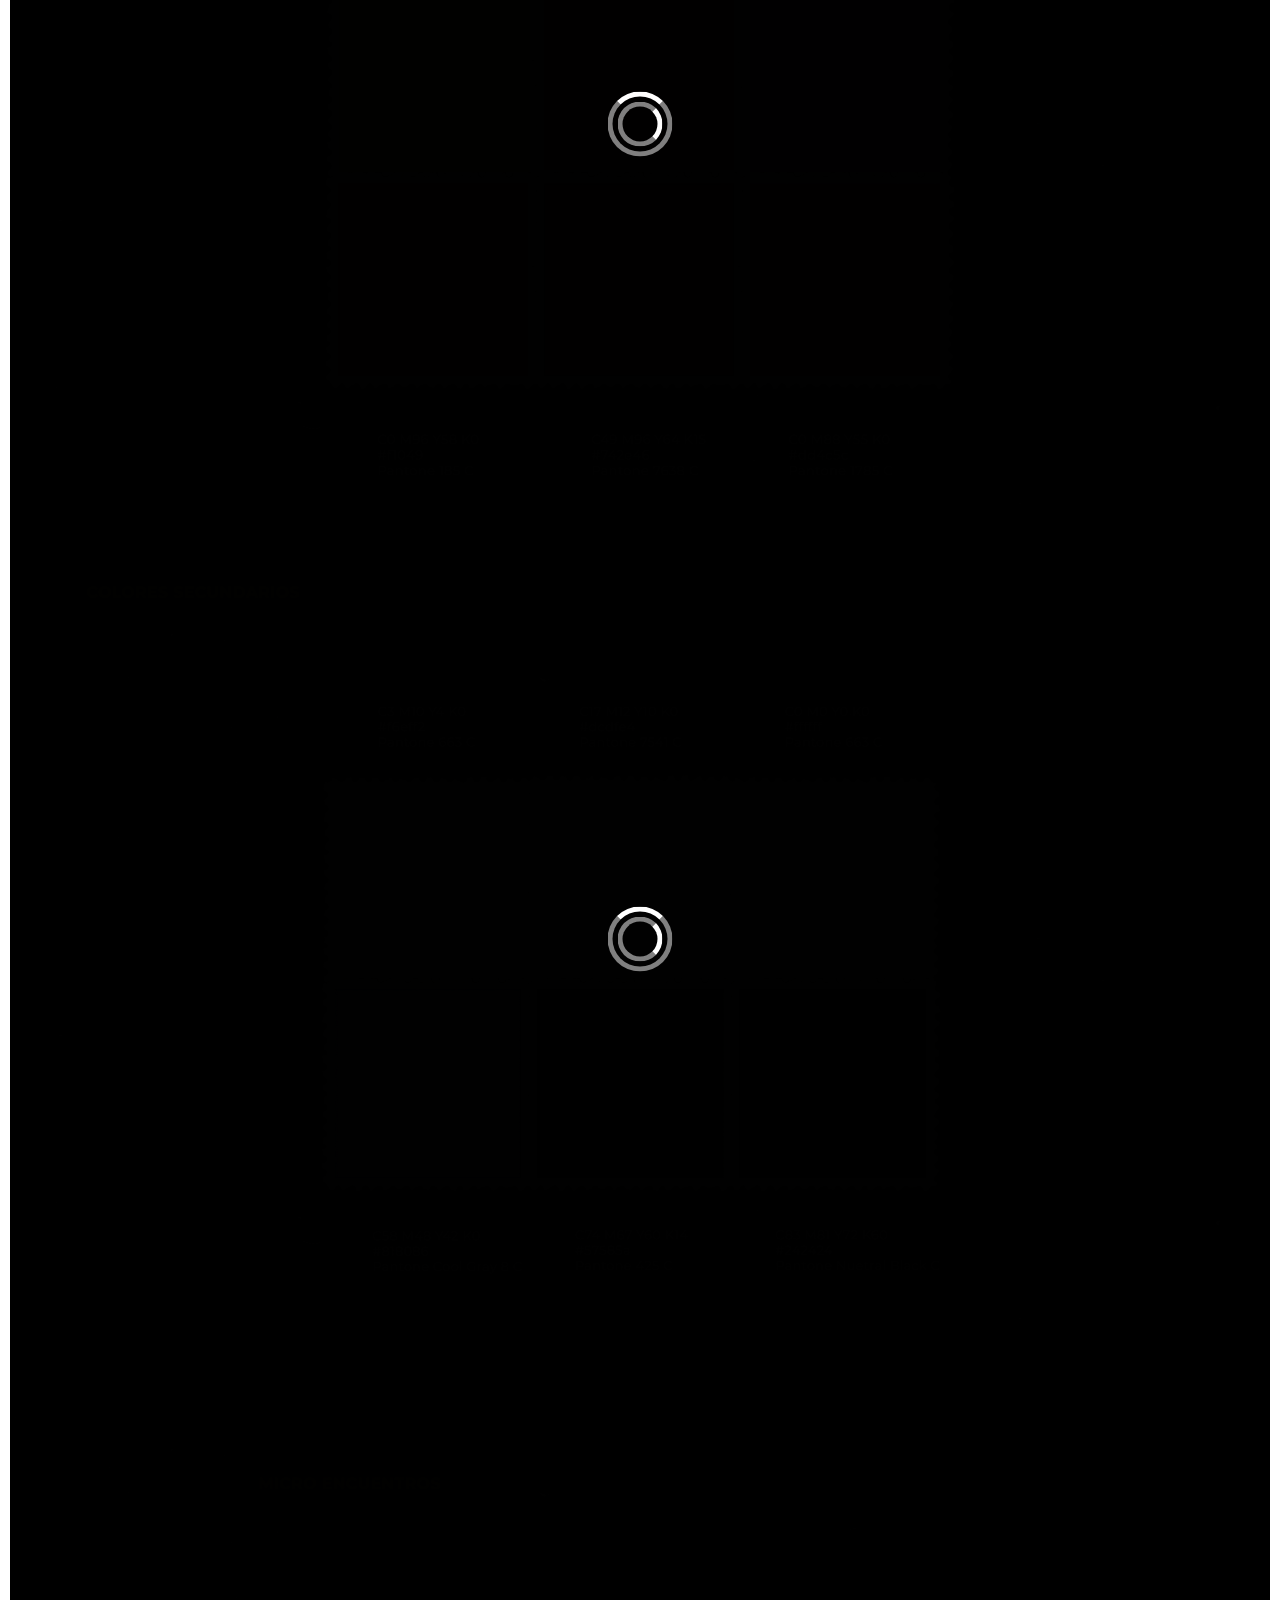
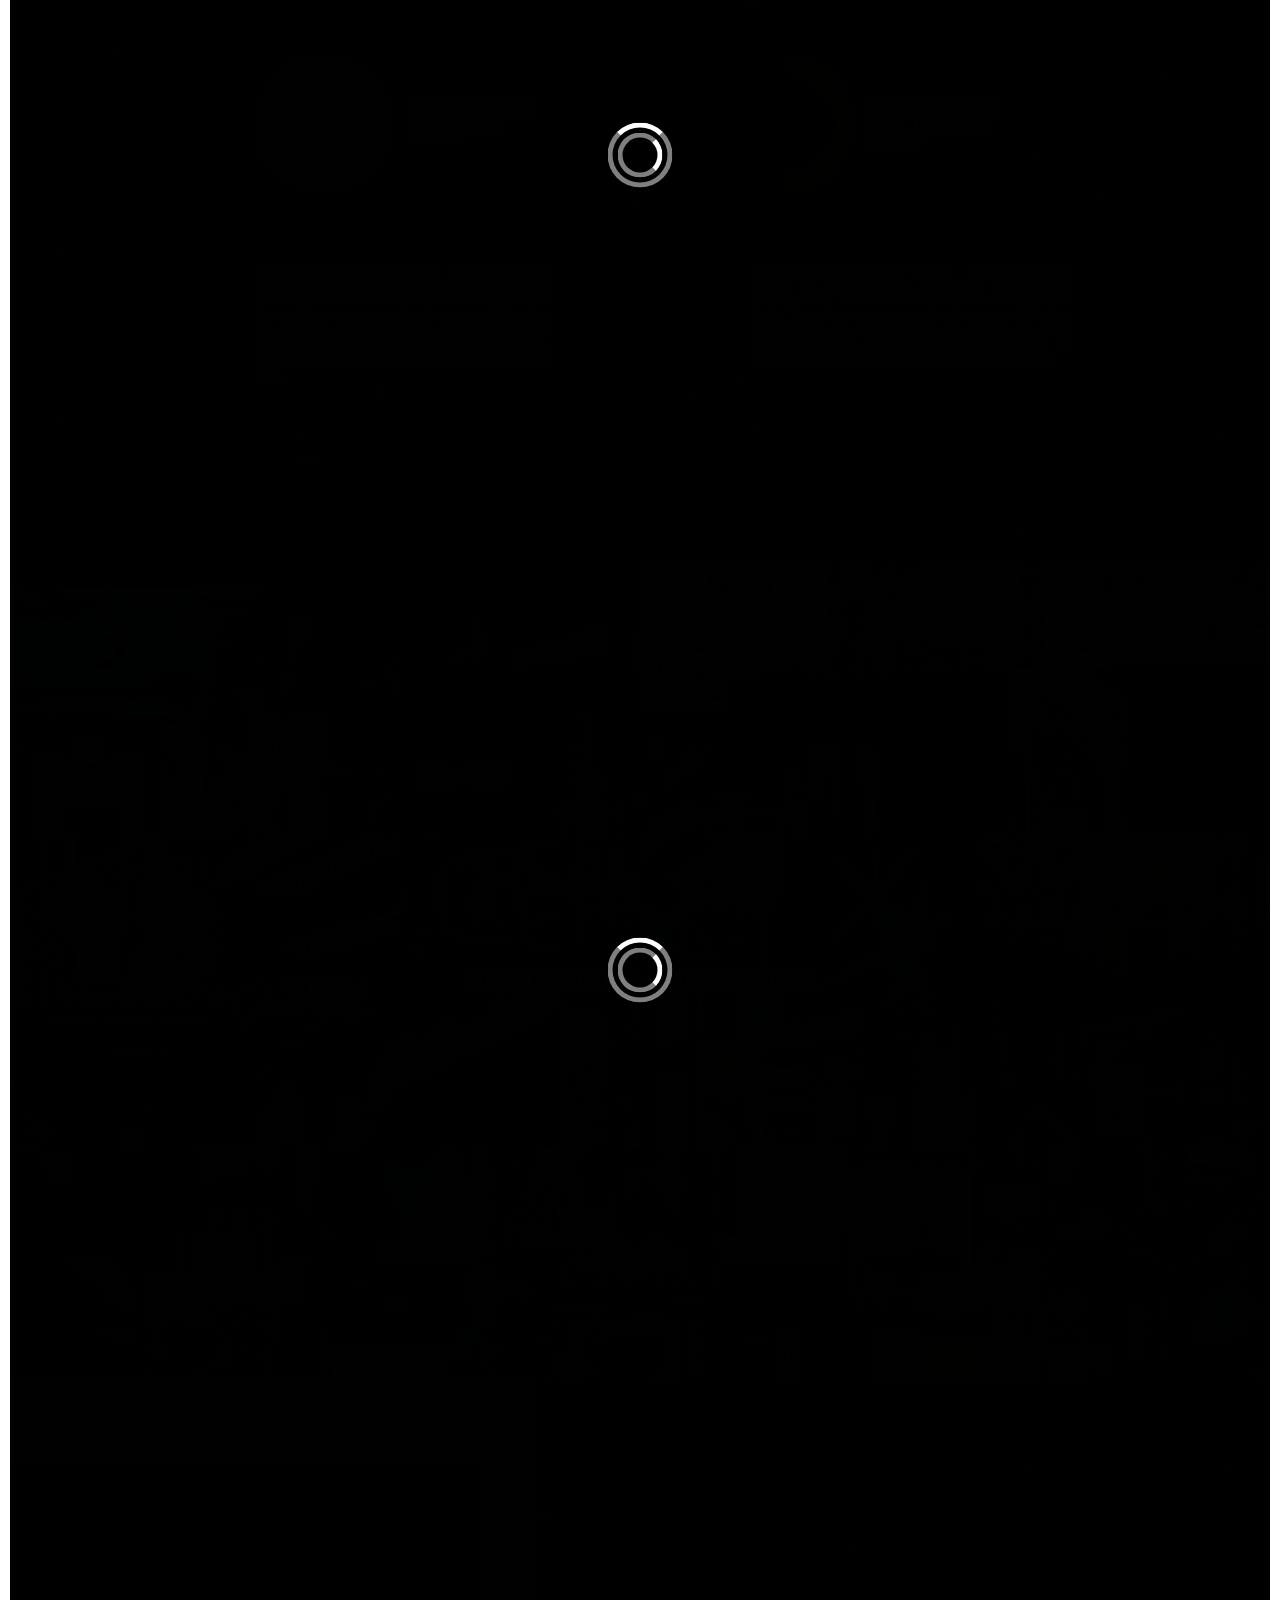
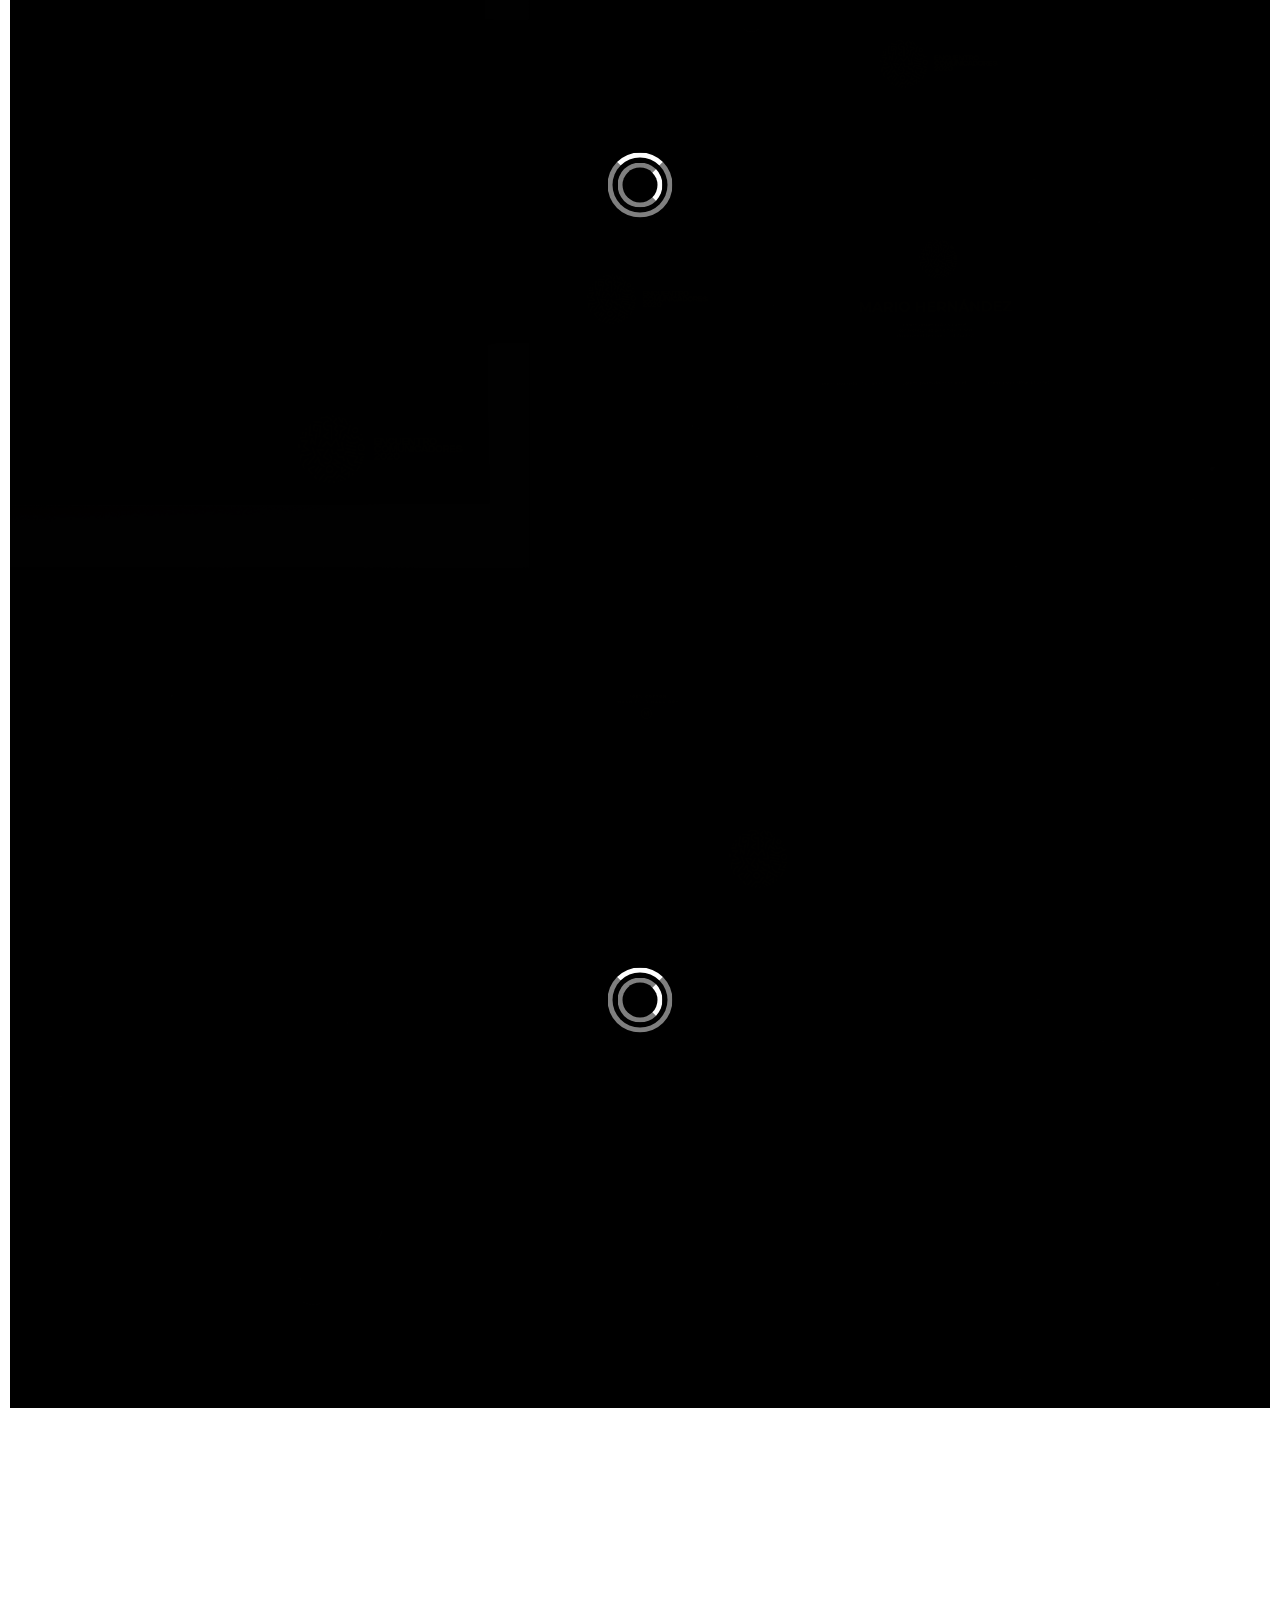
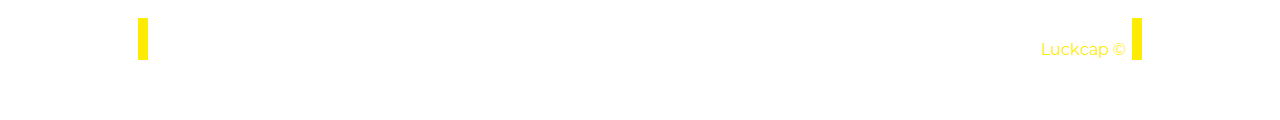
<file: projects/cat_one/p1.html>
<html lang="es"><head>
	<meta charset="UTF-8">
	<meta name="viewport" content="width=device-width, initial-scale=1.0">
	<title>Encuentro 2020 | Erick Marroquin | Design Portfolio</title>
	<link rel="icon" type="image/png" href="https://emarroquindesign.github.io/img/logo_g.png">
	<script src="https://emarroquindesign.github.io/js/jquery-3.5.1.min.js"></script>
	<!----------------------------------------------------->
	<script src="https://emarroquindesign.github.io/js/slidebox.js"></script>
	<link rel="stylesheet" href="https://emarroquindesign.github.io/css/slidebox.css">
	<!----------------------------------------------------->
	<script src="https://emarroquindesign.github.io/js/pro.js"></script>
	<link rel="stylesheet" href="https://emarroquindesign.github.io/css/icon/css/wozd.css">
	<link rel="stylesheet" href="https://emarroquindesign.github.io/css/pro.css">
</head>
<body>

	<div class="loader">
		<div class="cnt_loader">
			<div class="img_load">
				<div class="c_load_c">
					<img class="load_c" src="https://emarroquindesign.github.io/img/logo.png" alt="">
				</div>
				<img src="https://emarroquindesign.github.io/img/logo_g.png" alt="" class="load_i">
			</div>
		</div>
	</div>
	<div class="disspear"></div>

	<div class="cnt_achor_to_top">
		<div class="anchor_to_top">
			<div class="anchor_totop_arrow"></div>
		</div>
	</div>

	<div class="header">
		<ul class="menu">
			<li><a href="https://emarroquindesign.github.io/" attr-locallink="true">INICIO</a></li>
			<li><a href="https://emarroquindesign.github.io/#content_4" attr-locallink="true">PORTFOLIO</a></li>
			<li><a href="https://emarroquindesign.github.io/branding" attr-locallink="true">REGRESAR A BRANDING</a></li>
		</ul>
		<a href="https://emarroquindesign.github.io/" class="other_menu_info link_anchor" attr-locallink="true">ERICK MARROQUÍN</a>
	</div>

	<div class="hide_menu">
		<div class="hd_mn_head">
			<a href="https://emarroquindesign.github.io/" class="a_logo_hdmn link_anchor">ERICK MARROQUÍN</a>
			<button class="a_bars_hdmn">
				<span></span>
				<span></span>
				<span></span>
			</button>
		</div>
		<div class="cnt_menu_hd_mn">
			<ul class="menu_hd_mn">
				<li><a href="https://emarroquindesign.github.io/" attr-locallink="true">INICIO</a></li>
				<li><a href="https://emarroquindesign.github.io/#content_4" attr-locallink="true">PORTFOLIO</a></li>
				<li><a href="https://emarroquindesign.github.io/branding" attr-locallink="true">REGRESAR A BRANDING</a></li>
			</ul>
		</div>
	</div>

	<div class="content">
		<div class="info_project">
			<h1 class="title_pro">Encuentro 2020</h1>
			<ul class="subinfo_pro">
				<li><b>Cliente:</b> ECOM | Universidad Don Bosco</li>
				<li><b>Categoría:</b> Proyecto de cátedra.</li>
				<li><b>Proyecto:</b> Construcción de Branding.</li>
				<li><b>Programas:</b> Illustrador | Photoshop</li>
				<li><b>Año:</b> 2020</li>
			</ul>
			<p class="summary_pro"><b>Resumen:</b> Propuestas de branding elaboradas como parte de la línea gráfica y de concepto para el evento "Encuentro de comunicadores" edición 2020. Este evento es la actividad insignia de la carrera de comunicaciones en la Universidad Don Bosco.</p>
		</div>

		<div class="all_images_content all_img_cntt_single">
									<div class="cnt_images_pro">
							<div class="subcnt_img subcnt_img_or_horizontal">
								<div class="pre_img_loader">
									<div class="loader_image"><div></div></div>
								</div>
																<div class="subcnt_s_img_pro">
									<img src="https://emarroquindesign.github.io/img/bucket/branding/encuentro-2020/1.jpg" class="img_project img_pro_o_horizontal">
								</div>
							</div>
						</div>
									<div class="cnt_images_pro">
							<div class="subcnt_img subcnt_img_or_horizontal">
								<div class="pre_img_loader">
									<div class="loader_image"><div></div></div>
								</div>
																<div class="subcnt_s_img_pro">
									<img src="https://emarroquindesign.github.io/img/bucket/branding/encuentro-2020/2.jpg" class="img_project img_pro_o_horizontal">
								</div>
							</div>
						</div>
									<div class="cnt_images_pro">
							<div class="subcnt_img subcnt_img_or_horizontal">
								<div class="pre_img_loader">
									<div class="loader_image"><div></div></div>
								</div>
																<div class="subcnt_s_img_pro">
									<img src="https://emarroquindesign.github.io/img/bucket/branding/encuentro-2020/3.jpg" class="img_project img_pro_o_horizontal">
								</div>
							</div>
						</div>
									<div class="cnt_images_pro">
							<div class="subcnt_img subcnt_img_or_horizontal">
								<div class="pre_img_loader">
									<div class="loader_image"><div></div></div>
								</div>
																<div class="subcnt_s_img_pro">
									<img src="https://emarroquindesign.github.io/img/bucket/branding/encuentro-2020/4.jpg" class="img_project img_pro_o_horizontal">
								</div>
							</div>
						</div>
									<div class="cnt_images_pro">
							<div class="subcnt_img subcnt_img_or_horizontal">
								<div class="pre_img_loader">
									<div class="loader_image"><div></div></div>
								</div>
																<div class="subcnt_s_img_pro">
									<img src="https://emarroquindesign.github.io/img/bucket/branding/encuentro-2020/5.jpg" class="img_project img_pro_o_horizontal">
								</div>
							</div>
						</div>
									<div class="cnt_images_pro">
							<div class="subcnt_img subcnt_img_or_horizontal">
								<div class="pre_img_loader">
									<div class="loader_image"><div></div></div>
								</div>
																<div class="subcnt_s_img_pro">
									<img src="https://emarroquindesign.github.io/img/bucket/branding/encuentro-2020/6.jpg" class="img_project img_pro_o_horizontal">
								</div>
							</div>
						</div>
									<div class="cnt_images_pro">
							<div class="subcnt_img subcnt_img_or_horizontal">
								<div class="pre_img_loader">
									<div class="loader_image"><div></div></div>
								</div>
																<div class="subcnt_s_img_pro">
									<img src="https://emarroquindesign.github.io/img/bucket/branding/encuentro-2020/7.jpg" class="img_project img_pro_o_horizontal">
								</div>
							</div>
						</div>
									<div class="cnt_images_pro">
							<div class="subcnt_img subcnt_img_or_horizontal">
								<div class="pre_img_loader">
									<div class="loader_image"><div></div></div>
								</div>
																<div class="subcnt_s_img_pro">
									<img src="https://emarroquindesign.github.io/img/bucket/branding/encuentro-2020/8.jpg" class="img_project img_pro_o_horizontal">
								</div>
							</div>
						</div>
									<div class="cnt_images_pro">
							<div class="subcnt_img subcnt_img_or_horizontal">
								<div class="pre_img_loader">
									<div class="loader_image"><div></div></div>
								</div>
																<div class="subcnt_s_img_pro">
									<img src="https://emarroquindesign.github.io/img/bucket/branding/encuentro-2020/9.jpg" class="img_project img_pro_o_horizontal">
								</div>
							</div>
						</div>
					</div>
	</div>

	<div class="footer">
		<div class="info_contact">
			<a href="mailto:emdesign7@hotmail.com">emdesign7@hotmail.com</a>
			<a href="tel:+50375344630">(+503 7534 4630)</a>
		</div>
		<div class="info_web">
			<p>EM Design © 2020</p>
			<p>Created at <a href="https://kemarroquin.github.io/" target="_blank">Luckcap ©</a></p>
		</div>
	</div>

	<div class="slidebox">
		<div class="slidebox_back"></div>
		<div class="slidebox_controls">
			<button class="sldbx_ctrls_close"></button>
			<button class="sldbx_ctrls_left"></button>
			<button class="sldbx_ctrls_right"></button>
		</div>
		<div class="slidebox_content"></div>	
	</div>
	

</body></html>
</file>
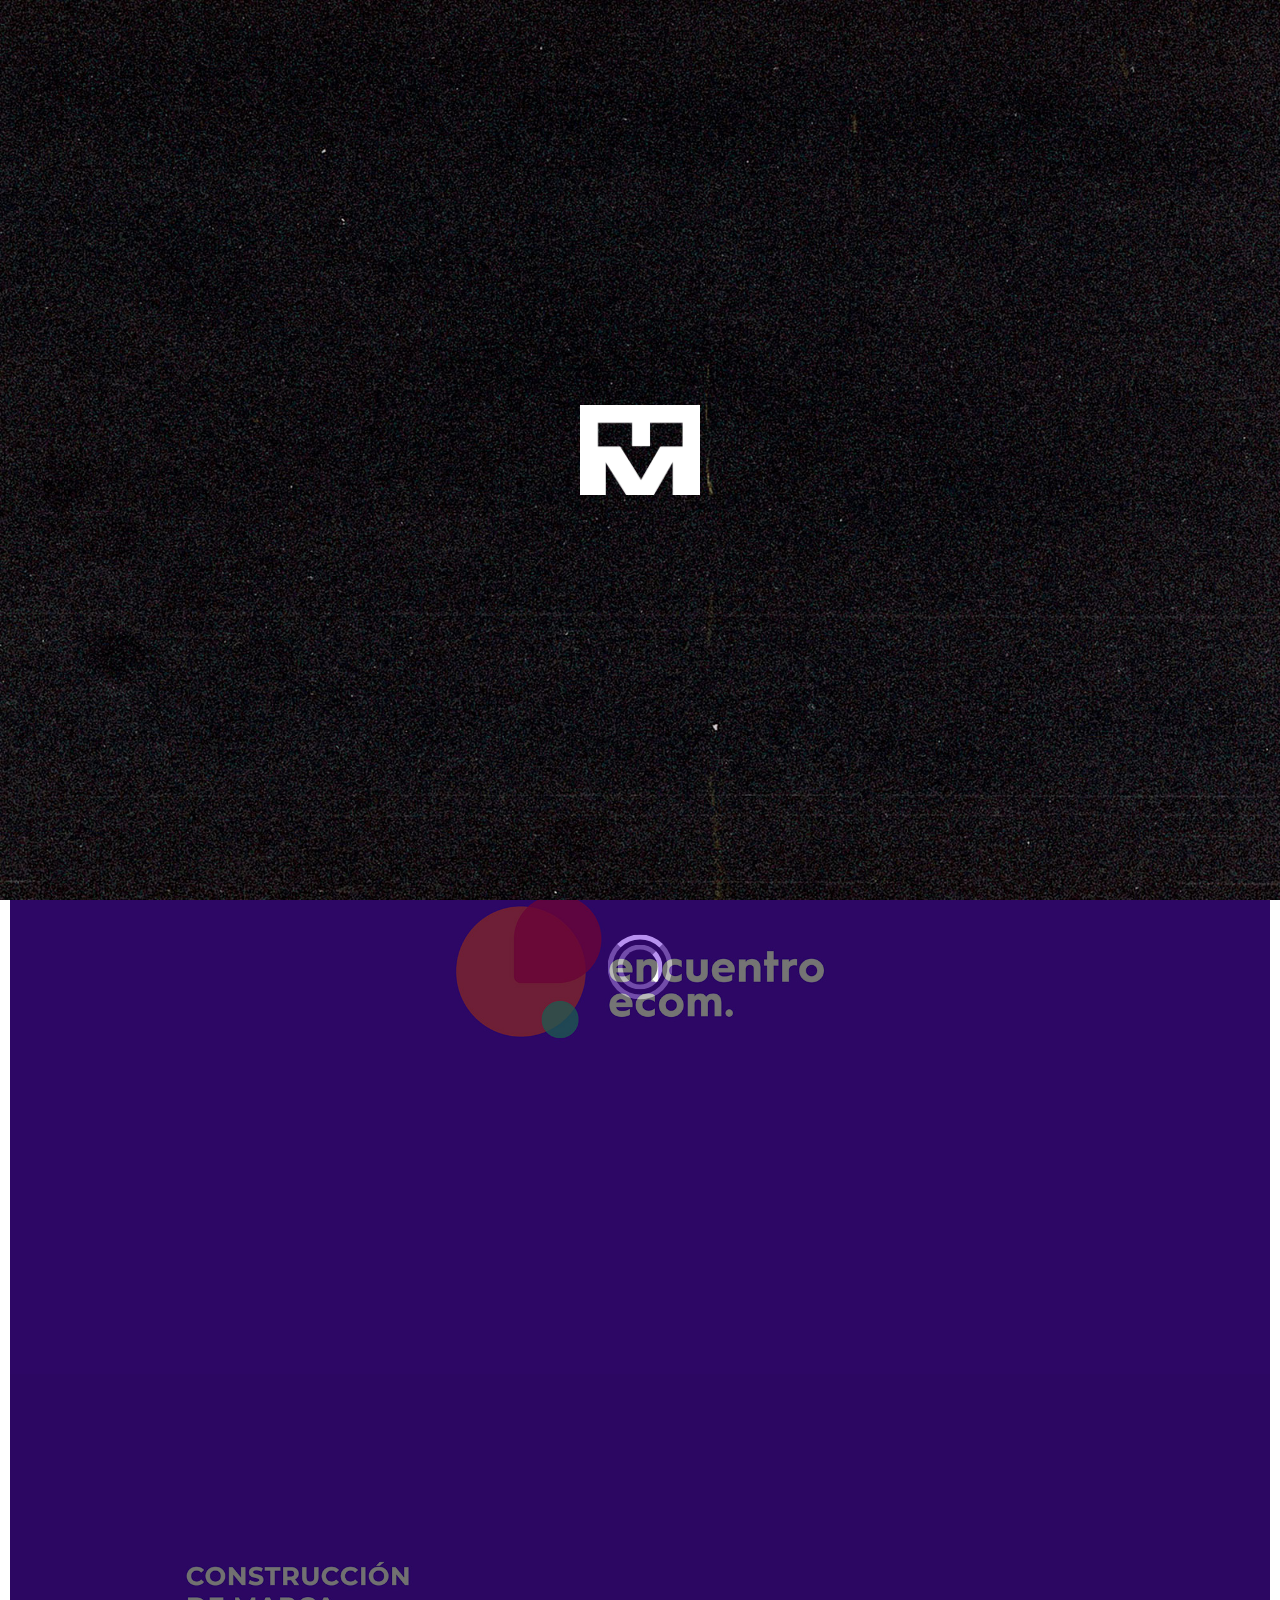
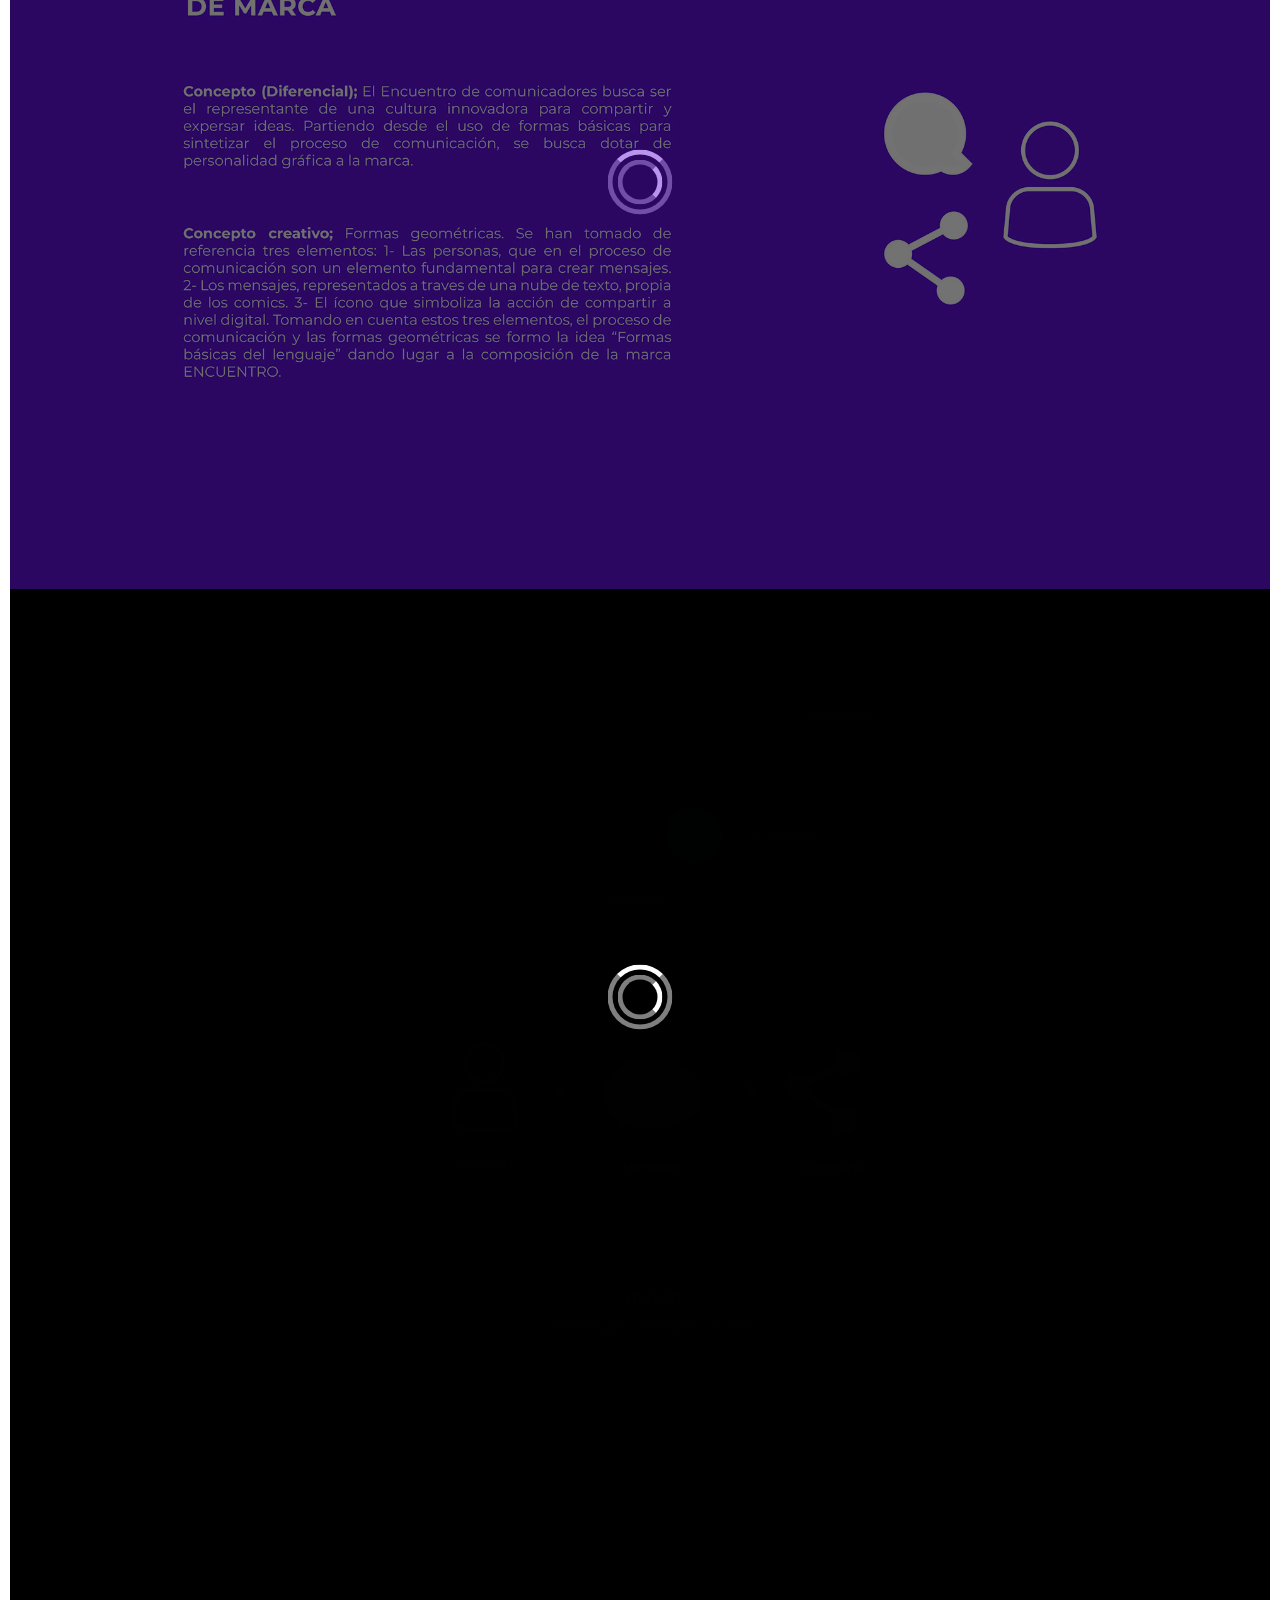
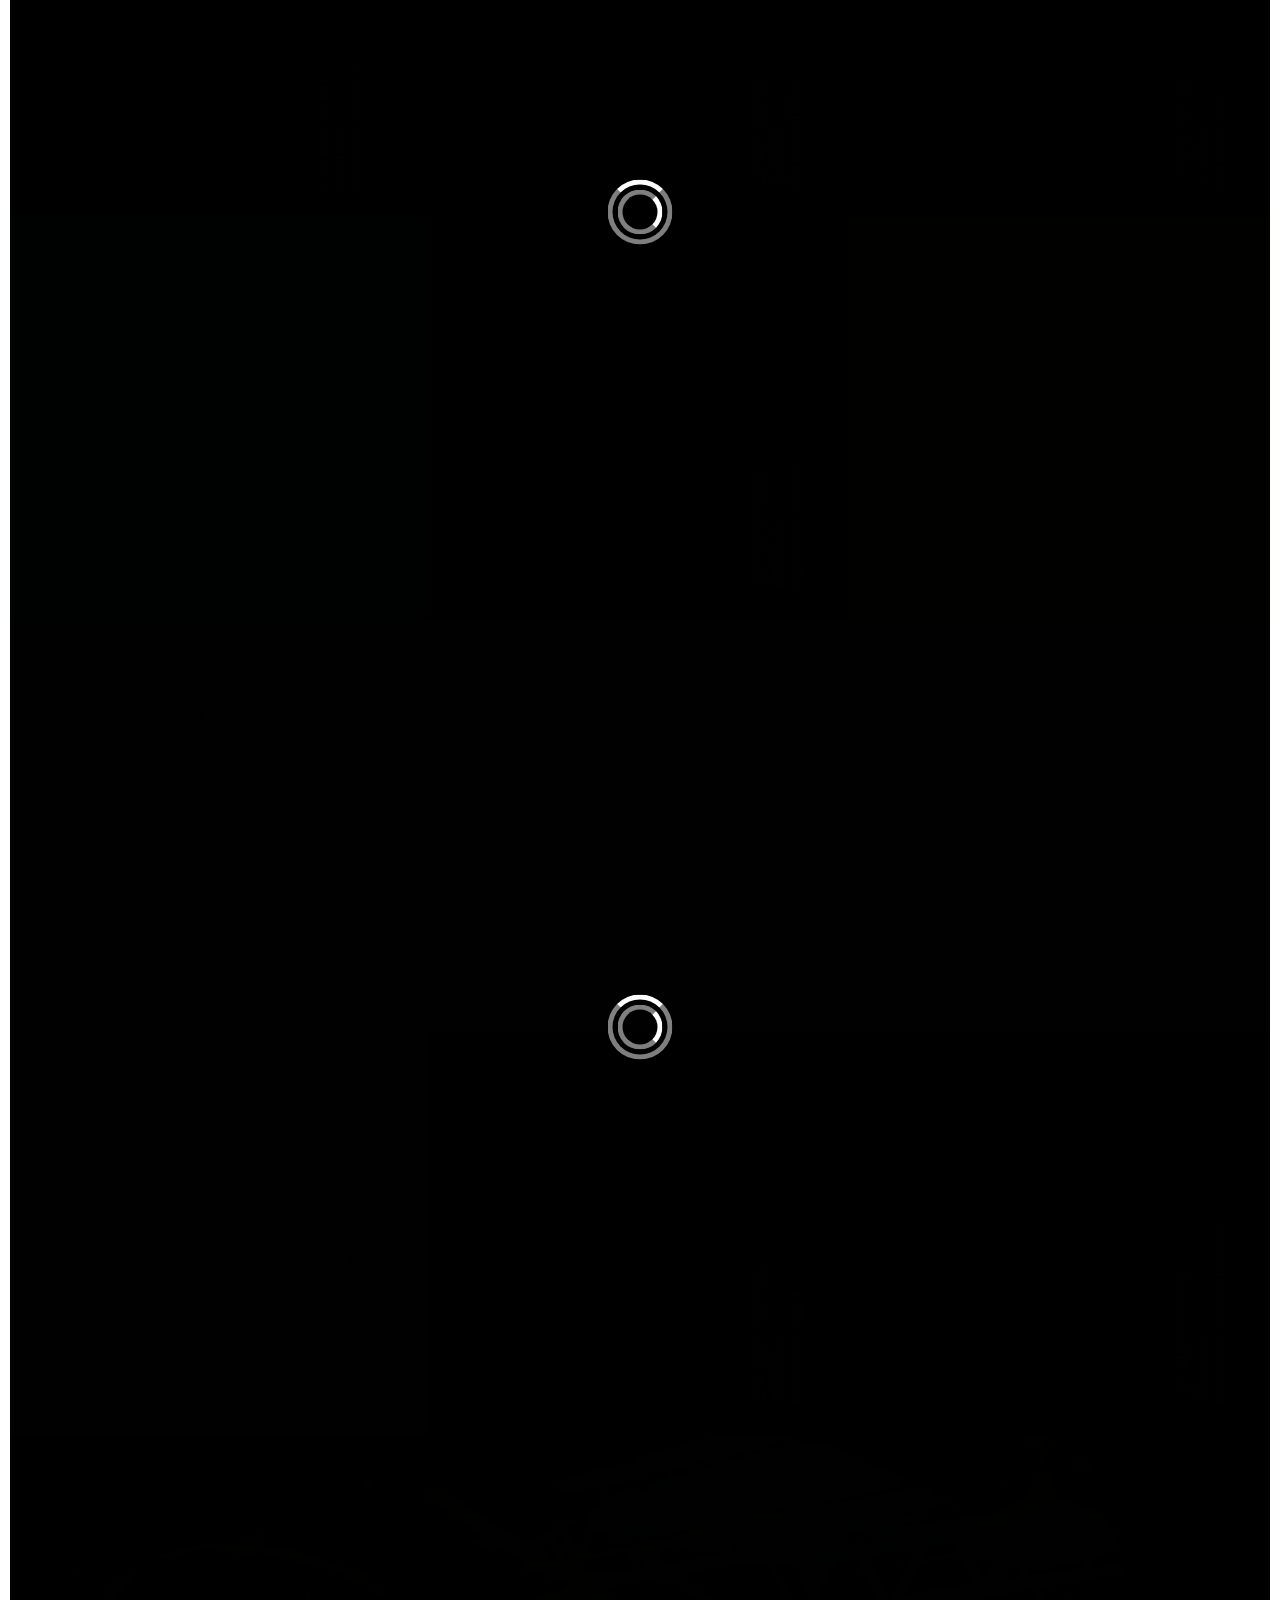
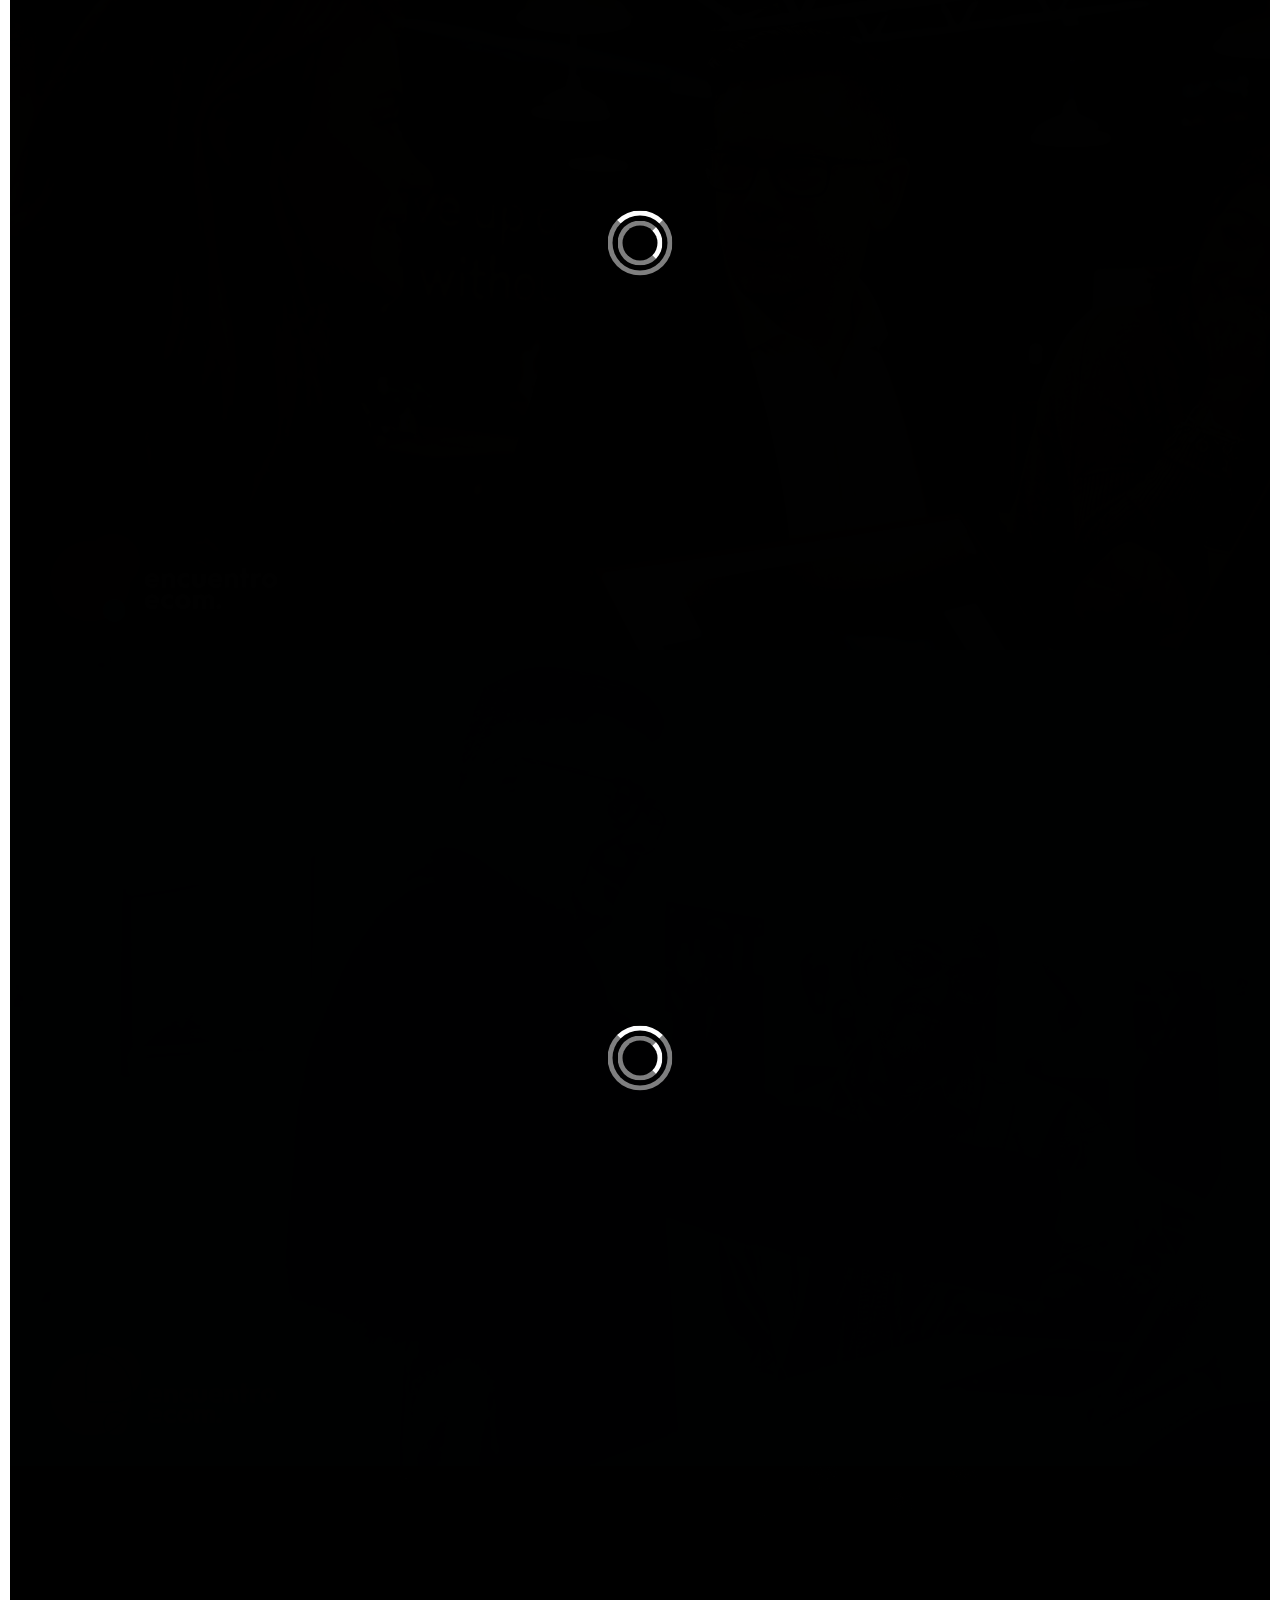
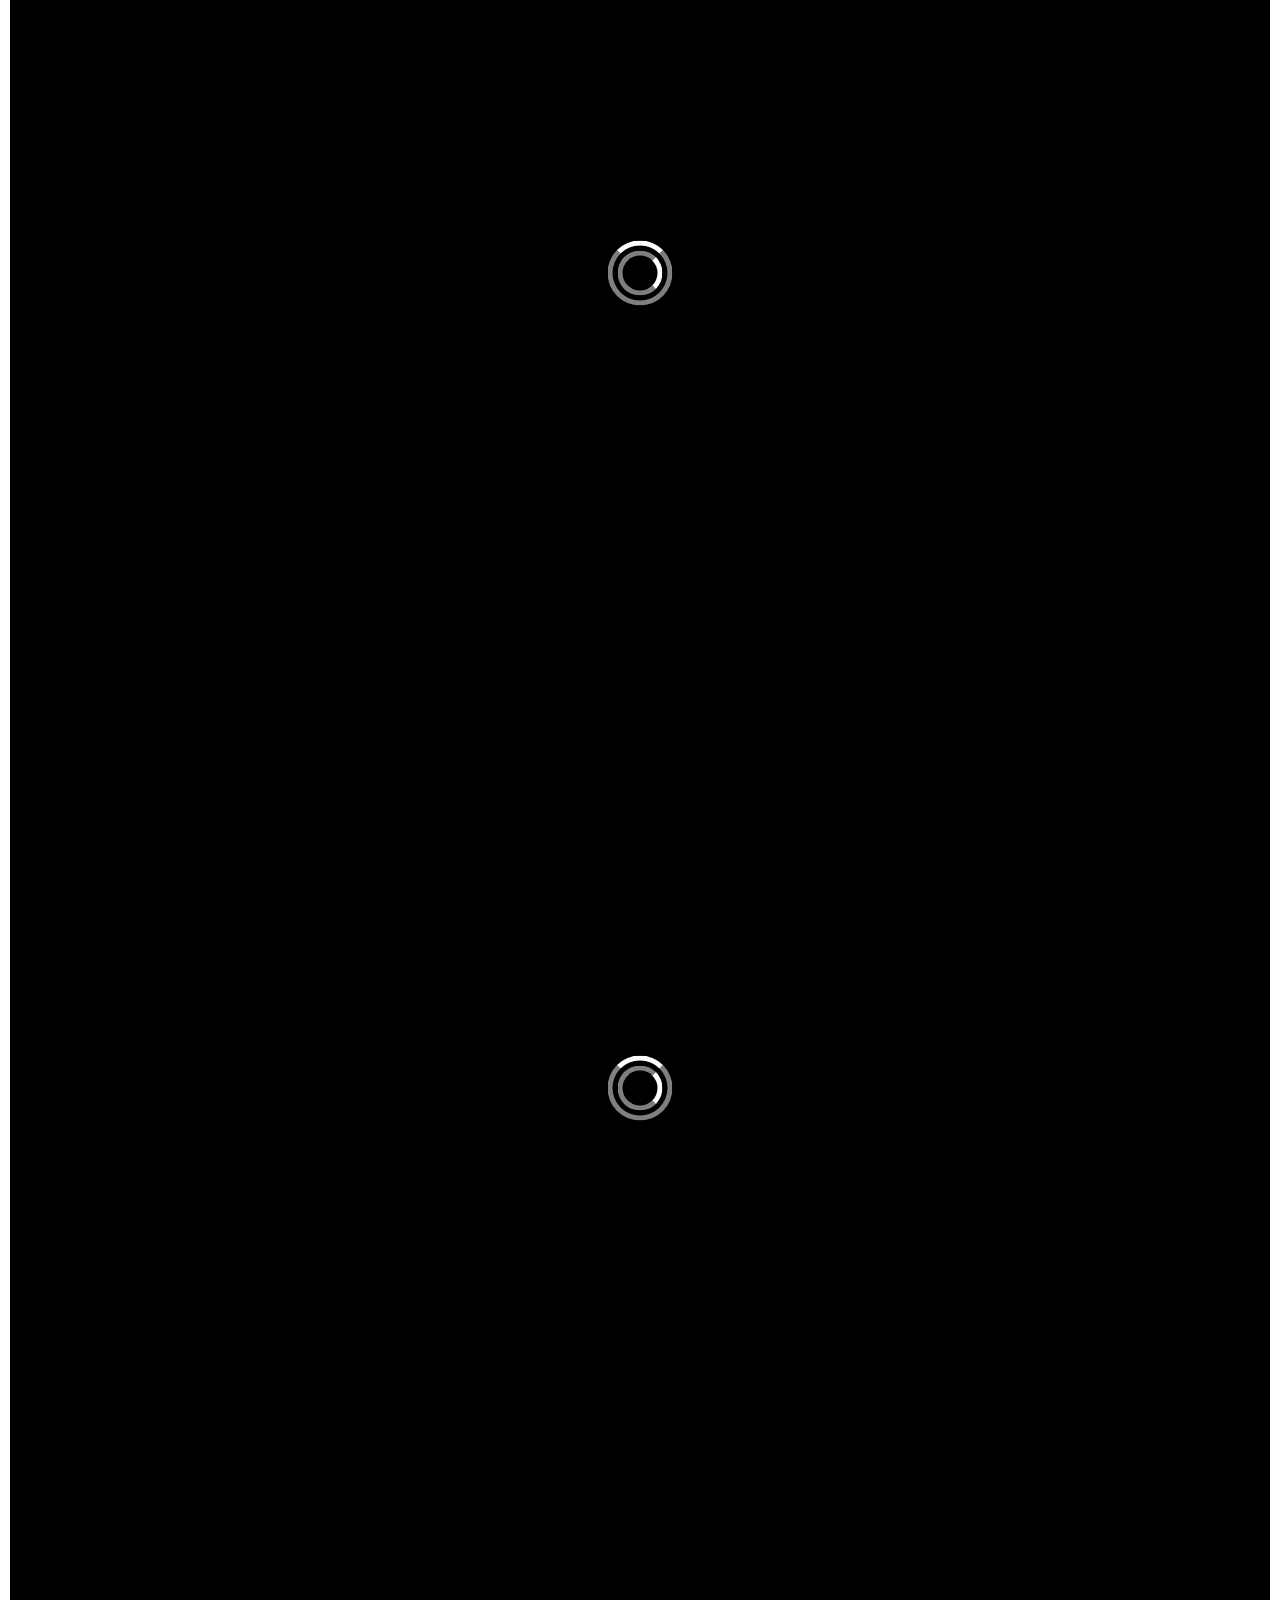
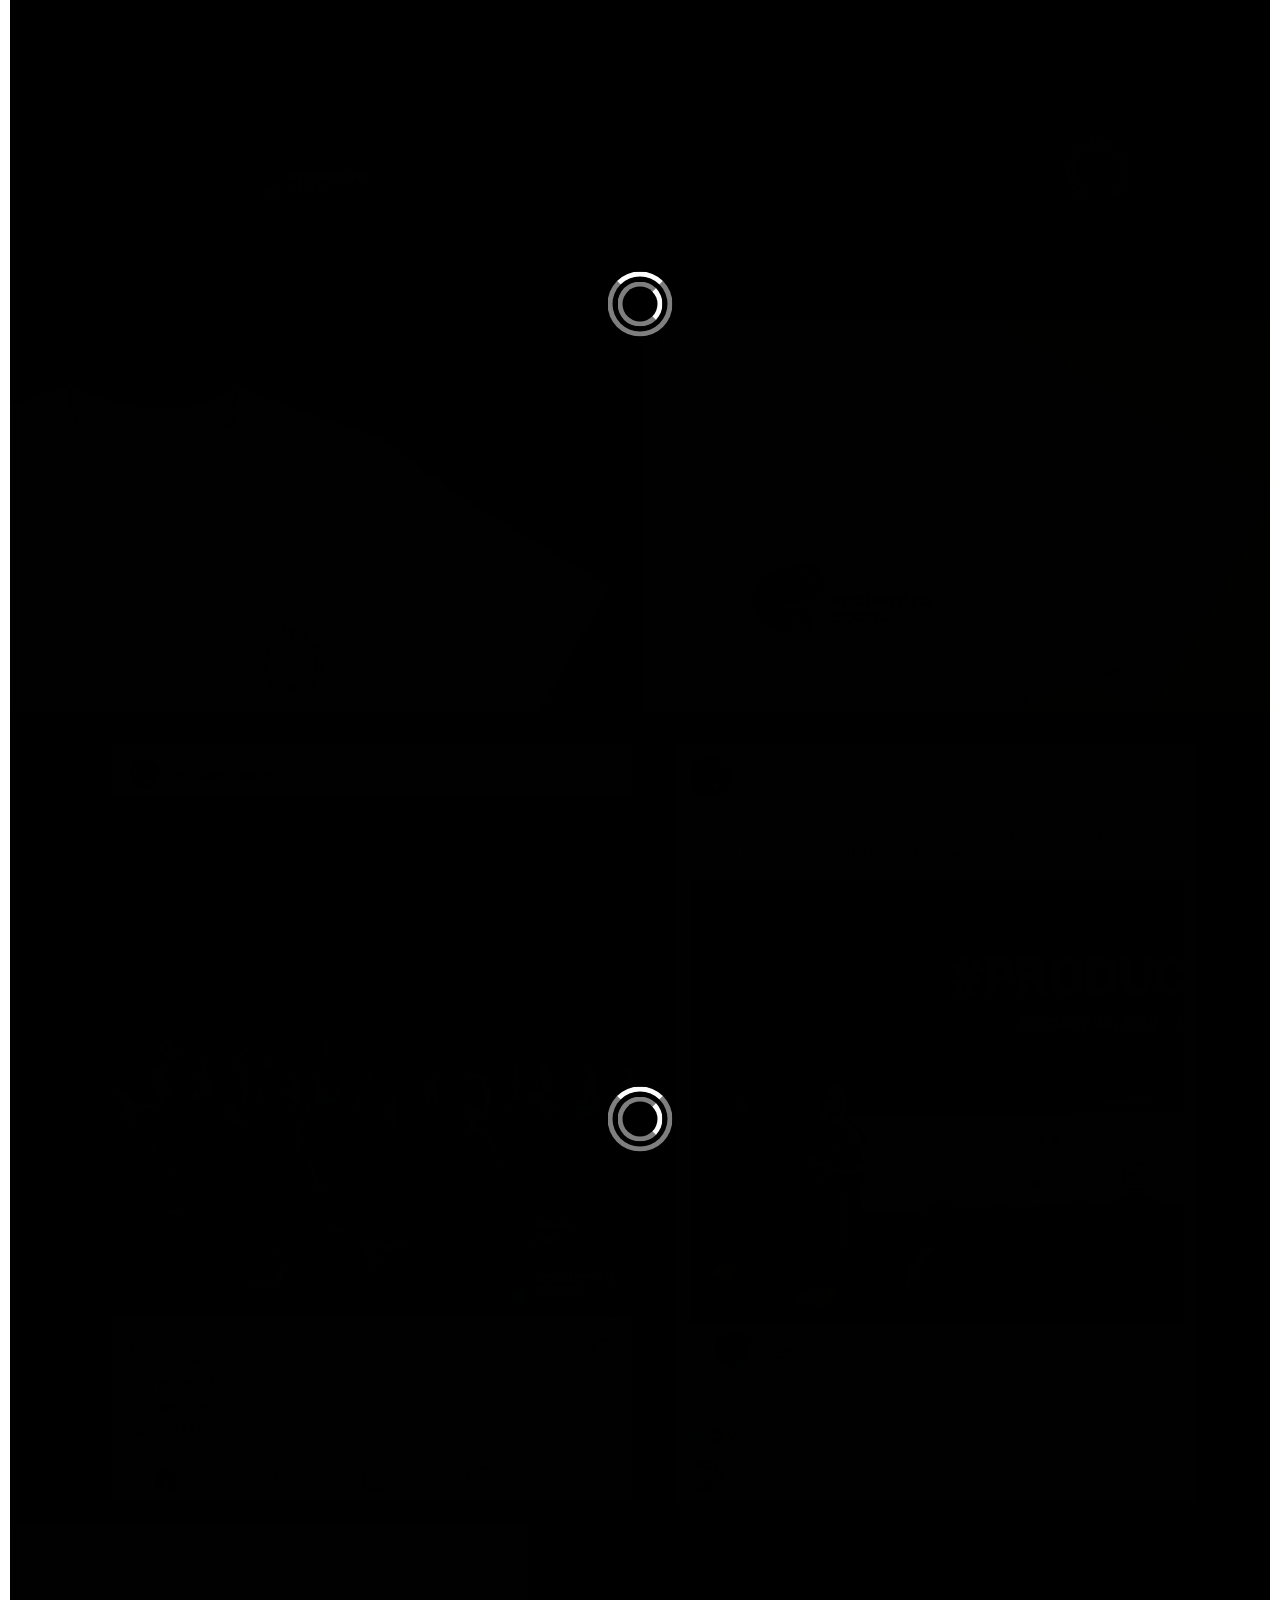
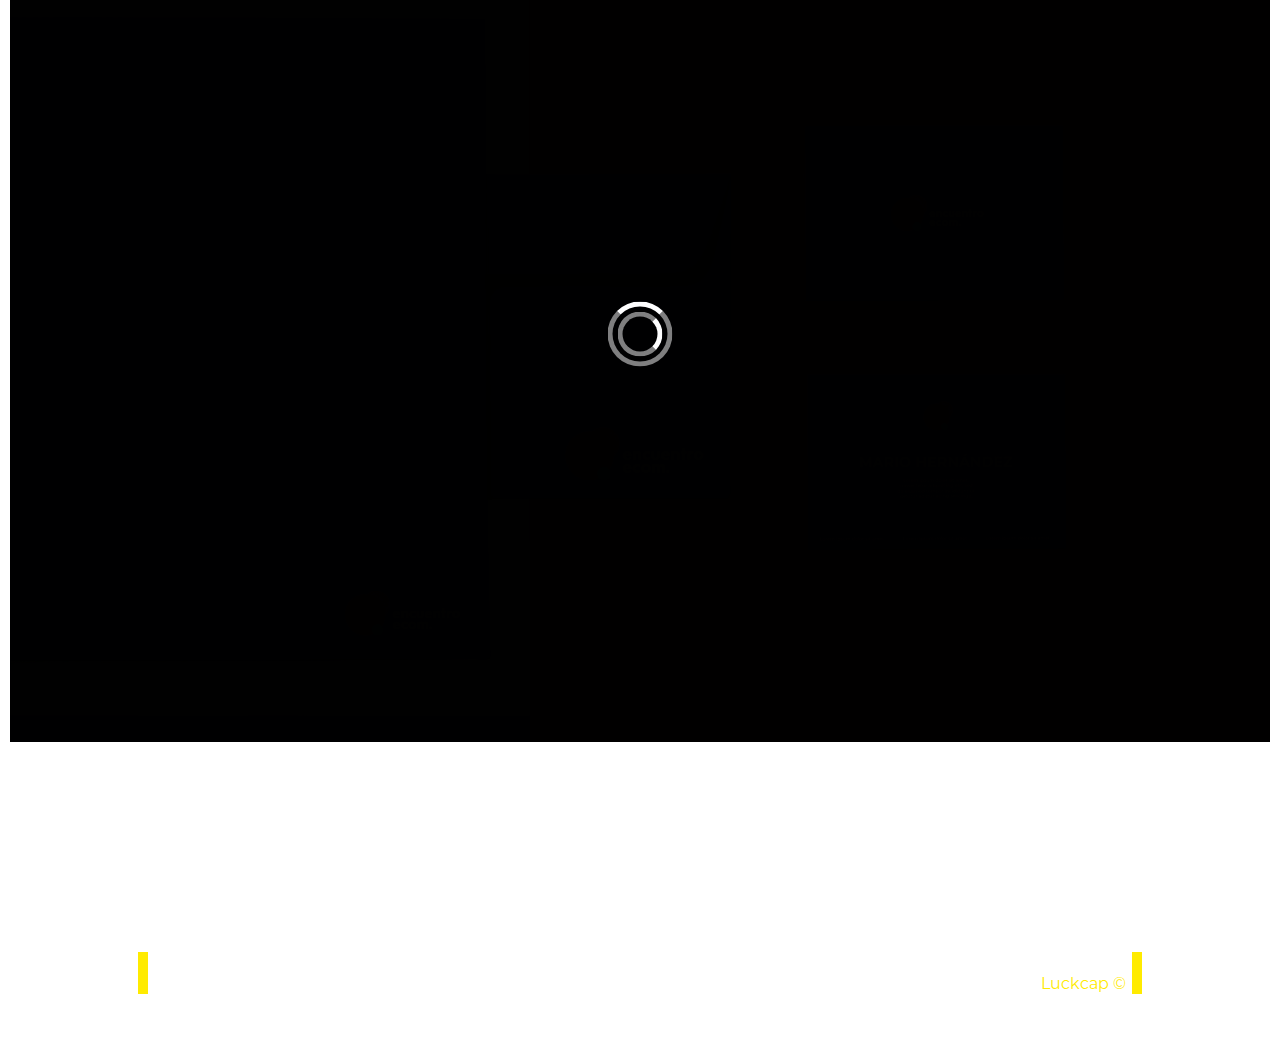
<file: projects/cat_one/p2.html>
<html lang="es"><head>
	<meta charset="UTF-8">
	<meta name="viewport" content="width=device-width, initial-scale=1.0">
	<title>Encuentro de Comunicadores | Erick Marroquin | Design Portfolio</title>
	<link rel="icon" type="image/png" href="https://emarroquindesign.github.io/img/logo_g.png">
	<script src="https://emarroquindesign.github.io/js/jquery-3.5.1.min.js"></script>
	<!----------------------------------------------------->
	<script src="https://emarroquindesign.github.io/js/slidebox.js"></script>
	<link rel="stylesheet" href="https://emarroquindesign.github.io/css/slidebox.css">
	<!----------------------------------------------------->
	<script src="https://emarroquindesign.github.io/js/pro.js"></script>
	<link rel="stylesheet" href="https://emarroquindesign.github.io/css/icon/css/wozd.css">
	<link rel="stylesheet" href="https://emarroquindesign.github.io/css/pro.css">
</head>
<body>

	<div class="loader">
		<div class="cnt_loader">
			<div class="img_load">
				<div class="c_load_c">
					<img class="load_c" src="https://emarroquindesign.github.io/img/logo.png" alt="">
				</div>
				<img src="https://emarroquindesign.github.io/img/logo_g.png" alt="" class="load_i">
			</div>
		</div>
	</div>
	<div class="disspear"></div>

	<div class="cnt_achor_to_top">
		<div class="anchor_to_top">
			<div class="anchor_totop_arrow"></div>
		</div>
	</div>

	<div class="header">
		<ul class="menu">
			<li><a href="https://emarroquindesign.github.io/" attr-locallink="true">INICIO</a></li>
			<li><a href="https://emarroquindesign.github.io/#content_4" attr-locallink="true">PORTFOLIO</a></li>
			<li><a href="https://emarroquindesign.github.io/branding" attr-locallink="true">REGRESAR A BRANDING</a></li>
		</ul>
		<a href="https://emarroquindesign.github.io/" class="other_menu_info link_anchor" attr-locallink="true">ERICK MARROQUÍN</a>
	</div>

	<div class="hide_menu">
		<div class="hd_mn_head">
			<a href="https://emarroquindesign.github.io/" class="a_logo_hdmn link_anchor">ERICK MARROQUÍN</a>
			<button class="a_bars_hdmn">
				<span></span>
				<span></span>
				<span></span>
			</button>
		</div>
		<div class="cnt_menu_hd_mn">
			<ul class="menu_hd_mn">
				<li><a href="https://emarroquindesign.github.io/" attr-locallink="true">INICIO</a></li>
				<li><a href="https://emarroquindesign.github.io/#content_4" attr-locallink="true">PORTFOLIO</a></li>
				<li><a href="https://emarroquindesign.github.io/branding" attr-locallink="true">REGRESAR A BRANDING</a></li>
			</ul>
		</div>
	</div>

	<div class="content">
		<div class="info_project">
			<h1 class="title_pro">Encuentro de Comunicadores</h1>
			<ul class="subinfo_pro">
				<li><b>Cliente:</b> ECOM | Universidad Don Bosco</li>
				<li><b>Categoría:</b> Proyecto de cátedra.</li>
				<li><b>Proyecto:</b> Construcción de Branding.</li>
				<li><b>Programas:</b> Photoshop</li>
				<li><b>Año:</b> 2020</li>
			</ul>
			<p class="summary_pro"><b>Resumen:</b> Marca encuentro se planteó como una división de la ECOM que tiene como único objetivo organizar y gestionar todo lo referente al Encuentro de Comunicadores, evento insignia de la carrera de comunicaciones de la universidad Don Bosco. El objetivo principal era crear una división, con cierta independencia, que contará con la participación de diferentes sectores de la sociedad en la organización del mismo, buscando que este tenga influencia en el rubro por lo que ofrece en materia de comunicaciones y pensamiento creativo (tanque de pensamiento / talento) y no por ser un proyecto de cátedra como tal. Este proyecto se complementa con el concepto creativo del Encuentro de Comunicadores 2020.</p>
		</div>

		<div class="all_images_content all_img_cntt_single">
									<div class="cnt_images_pro">
							<div class="subcnt_img subcnt_img_or_horizontal">
								<div class="pre_img_loader">
									<div class="loader_image"><div></div></div>
								</div>
																<div class="subcnt_s_img_pro">
									<img src="https://emarroquindesign.github.io/img/bucket/branding/encuentro-de-comunicadores/a.jpg" class="img_project img_pro_o_horizontal">
								</div>
							</div>
						</div>
									<div class="cnt_images_pro">
							<div class="subcnt_img subcnt_img_or_horizontal">
								<div class="pre_img_loader">
									<div class="loader_image"><div></div></div>
								</div>
																<div class="subcnt_s_img_pro">
									<img src="https://emarroquindesign.github.io/img/bucket/branding/encuentro-de-comunicadores/b.jpg" class="img_project img_pro_o_horizontal">
								</div>
							</div>
						</div>
									<div class="cnt_images_pro">
							<div class="subcnt_img subcnt_img_or_horizontal">
								<div class="pre_img_loader">
									<div class="loader_image"><div></div></div>
								</div>
																<div class="subcnt_s_img_pro">
									<img src="https://emarroquindesign.github.io/img/bucket/branding/encuentro-de-comunicadores/c.jpg" class="img_project img_pro_o_horizontal">
								</div>
							</div>
						</div>
									<div class="cnt_images_pro">
							<div class="subcnt_img subcnt_img_or_horizontal">
								<div class="pre_img_loader">
									<div class="loader_image"><div></div></div>
								</div>
																<div class="subcnt_s_img_pro">
									<img src="https://emarroquindesign.github.io/img/bucket/branding/encuentro-de-comunicadores/d.jpg" class="img_project img_pro_o_horizontal">
								</div>
							</div>
						</div>
									<div class="cnt_images_pro">
							<div class="subcnt_img subcnt_img_or_horizontal">
								<div class="pre_img_loader">
									<div class="loader_image"><div></div></div>
								</div>
																<div class="subcnt_s_img_pro">
									<img src="https://emarroquindesign.github.io/img/bucket/branding/encuentro-de-comunicadores/e.jpg" class="img_project img_pro_o_horizontal">
								</div>
							</div>
						</div>
									<div class="cnt_images_pro">
							<div class="subcnt_img subcnt_img_or_horizontal">
								<div class="pre_img_loader">
									<div class="loader_image"><div></div></div>
								</div>
																<div class="subcnt_s_img_pro">
									<img src="https://emarroquindesign.github.io/img/bucket/branding/encuentro-de-comunicadores/f.jpg" class="img_project img_pro_o_horizontal">
								</div>
							</div>
						</div>
									<div class="cnt_images_pro">
							<div class="subcnt_img subcnt_img_or_horizontal">
								<div class="pre_img_loader">
									<div class="loader_image"><div></div></div>
								</div>
																<div class="subcnt_s_img_pro">
									<img src="https://emarroquindesign.github.io/img/bucket/branding/encuentro-de-comunicadores/g.jpg" class="img_project img_pro_o_horizontal">
								</div>
							</div>
						</div>
									<div class="cnt_images_pro">
							<div class="subcnt_img subcnt_img_or_horizontal">
								<div class="pre_img_loader">
									<div class="loader_image"><div></div></div>
								</div>
																<div class="subcnt_s_img_pro">
									<img src="https://emarroquindesign.github.io/img/bucket/branding/encuentro-de-comunicadores/h.jpg" class="img_project img_pro_o_horizontal">
								</div>
							</div>
						</div>
									<div class="cnt_images_pro">
							<div class="subcnt_img subcnt_img_or_horizontal">
								<div class="pre_img_loader">
									<div class="loader_image"><div></div></div>
								</div>
																<div class="subcnt_s_img_pro">
									<img src="https://emarroquindesign.github.io/img/bucket/branding/encuentro-de-comunicadores/i.jpg" class="img_project img_pro_o_horizontal">
								</div>
							</div>
						</div>
									<div class="cnt_images_pro">
							<div class="subcnt_img subcnt_img_or_horizontal">
								<div class="pre_img_loader">
									<div class="loader_image"><div></div></div>
								</div>
																<div class="subcnt_s_img_pro">
									<img src="https://emarroquindesign.github.io/img/bucket/branding/encuentro-de-comunicadores/j.jpg" class="img_project img_pro_o_horizontal">
								</div>
							</div>
						</div>
									<div class="cnt_images_pro">
							<div class="subcnt_img subcnt_img_or_horizontal">
								<div class="pre_img_loader">
									<div class="loader_image"><div></div></div>
								</div>
																<div class="subcnt_s_img_pro">
									<img src="https://emarroquindesign.github.io/img/bucket/branding/encuentro-de-comunicadores/k.jpg" class="img_project img_pro_o_horizontal">
								</div>
							</div>
						</div>
									<div class="cnt_images_pro">
							<div class="subcnt_img subcnt_img_or_horizontal">
								<div class="pre_img_loader">
									<div class="loader_image"><div></div></div>
								</div>
																<div class="subcnt_s_img_pro">
									<img src="https://emarroquindesign.github.io/img/bucket/branding/encuentro-de-comunicadores/l.jpg" class="img_project img_pro_o_horizontal">
								</div>
							</div>
						</div>
					</div>
	</div>

	<div class="footer">
		<div class="info_contact">
			<a href="mailto:emdesign7@hotmail.com">emdesign7@hotmail.com</a>
			<a href="tel:+50375344630">(+503 7534 4630)</a>
		</div>
		<div class="info_web">
			<p>EM Design © 2020</p>
			<p>Created at <a href="https://kemarroquin.github.io/" target="_blank">Luckcap ©</a></p>
		</div>
	</div>

	<div class="slidebox">
		<div class="slidebox_back"></div>
		<div class="slidebox_controls">
			<button class="sldbx_ctrls_close"></button>
			<button class="sldbx_ctrls_left"></button>
			<button class="sldbx_ctrls_right"></button>
		</div>
		<div class="slidebox_content"></div>	
	</div>
	

</body></html>
</file>
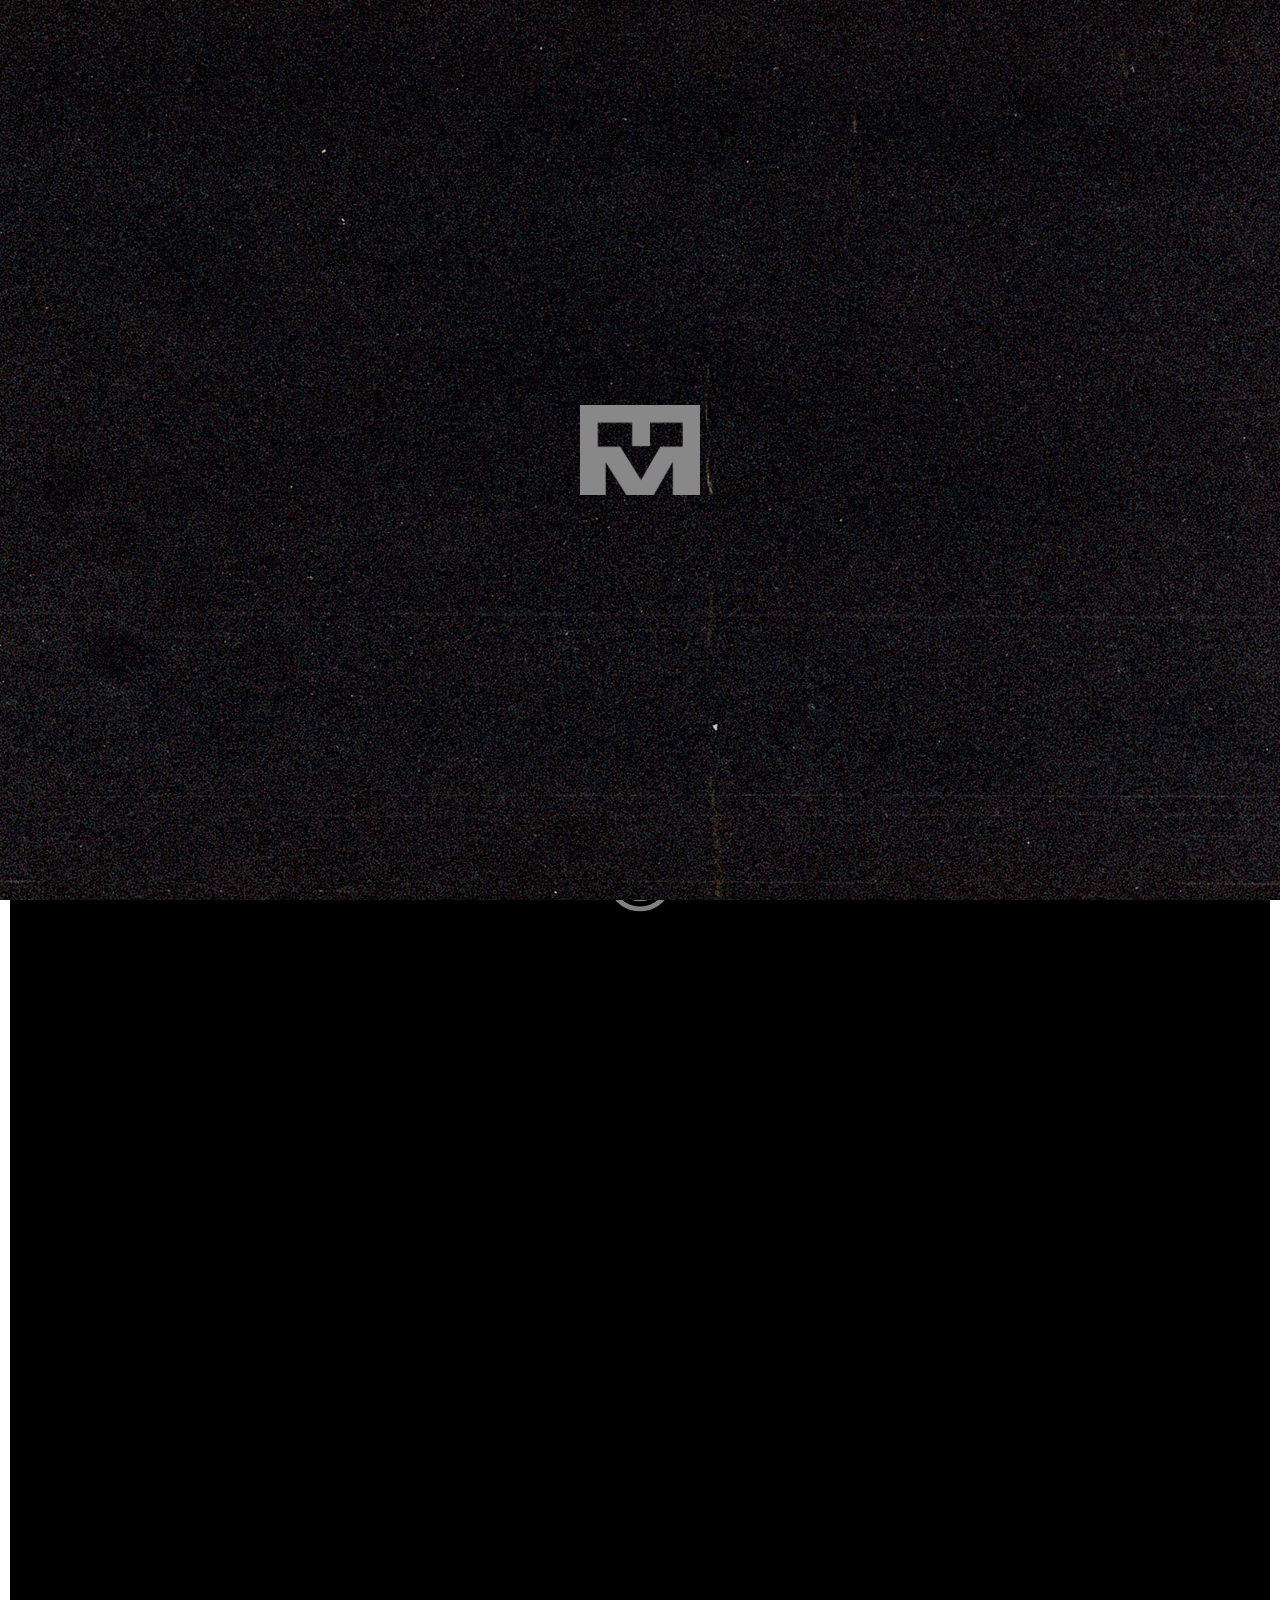
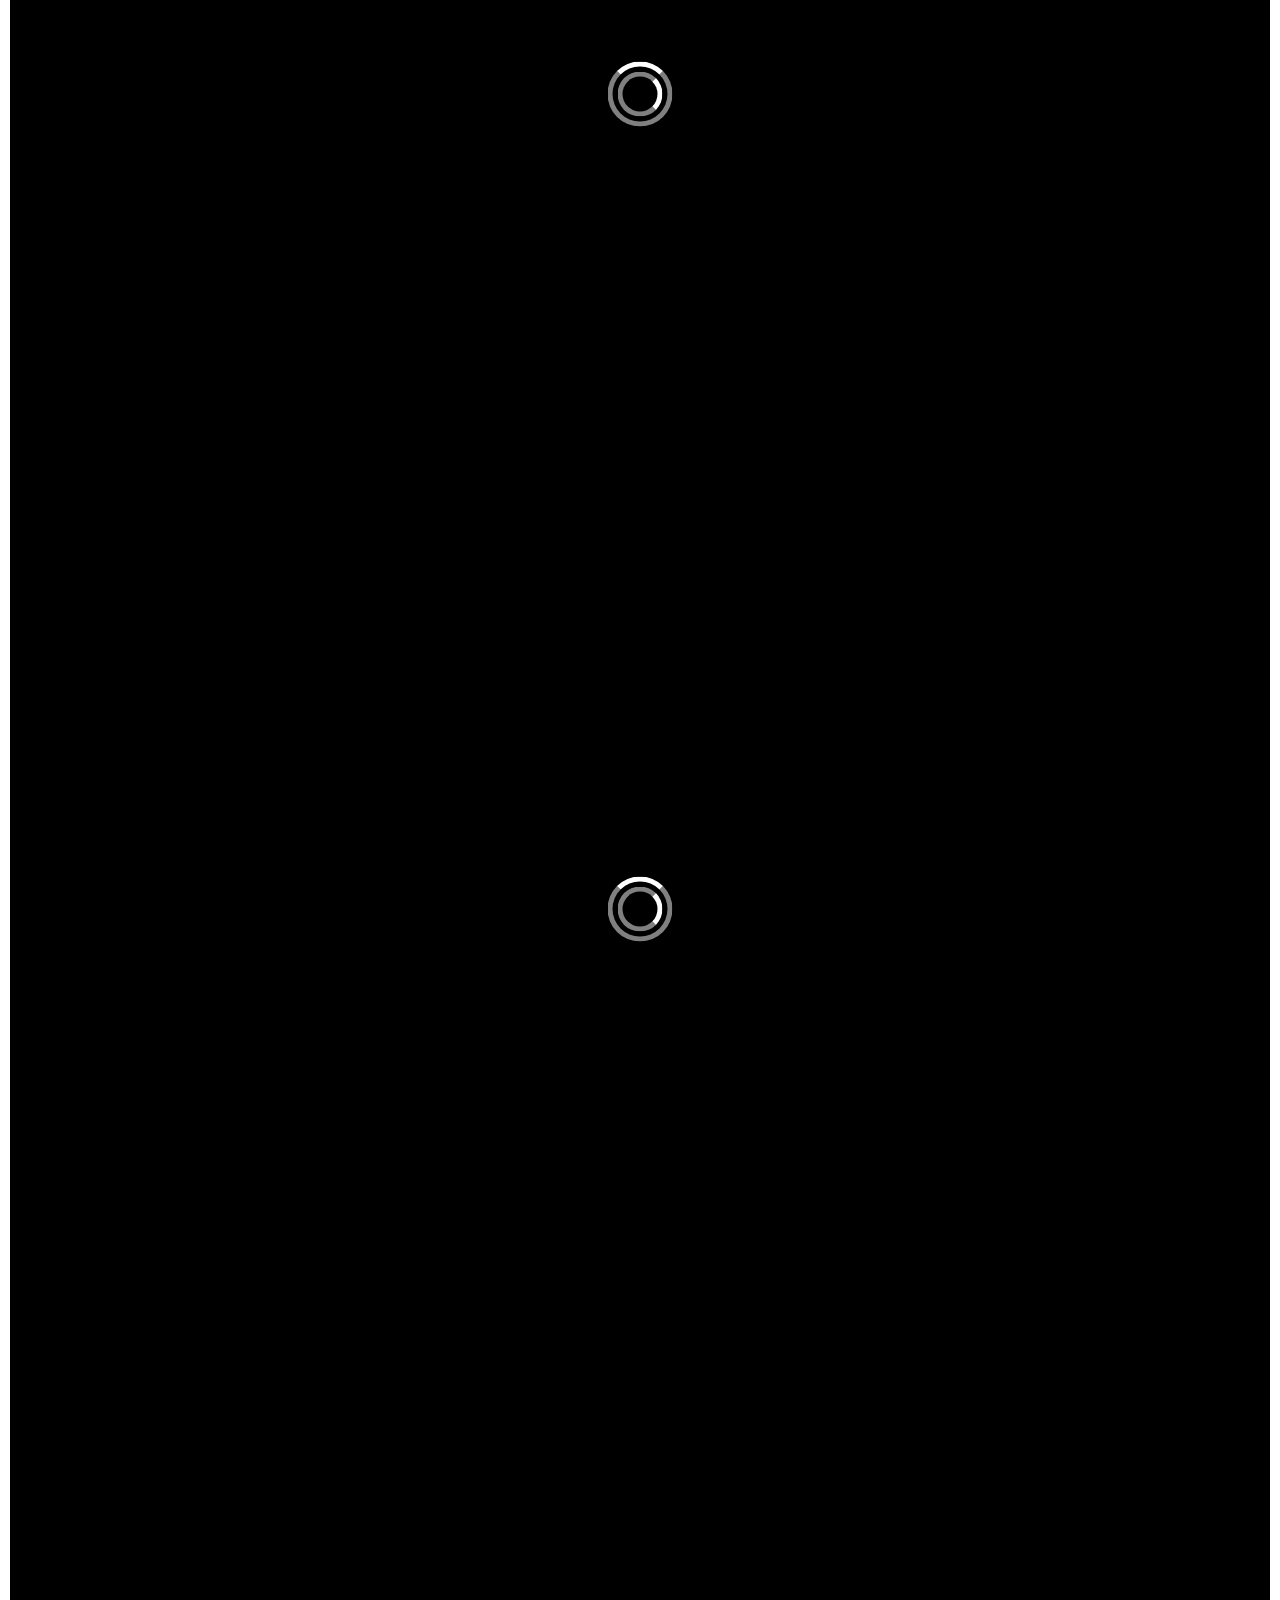
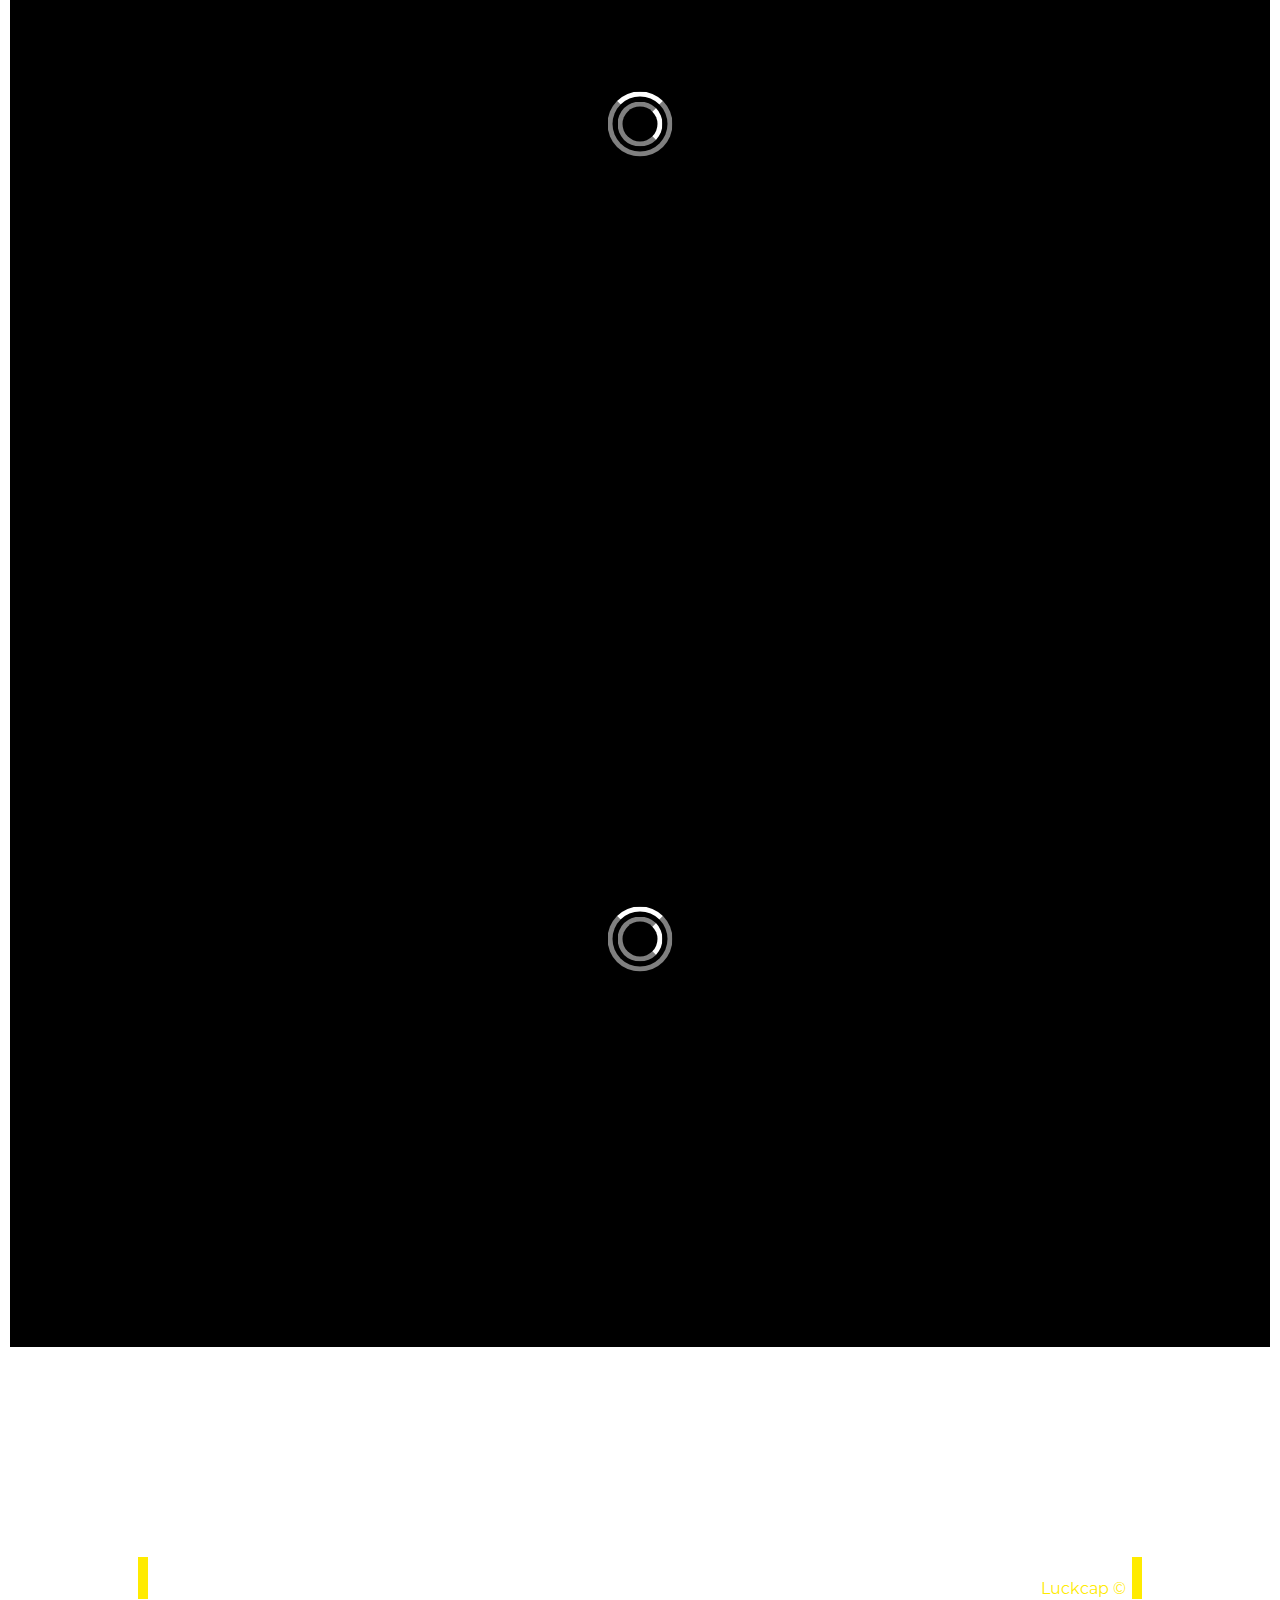
<file: projects/cat_one/p3.html>
<html lang="es"><head>
	<meta charset="UTF-8">
	<meta name="viewport" content="width=device-width, initial-scale=1.0">
	<title>NinetyKds | Erick Marroquin | Design Portfolio</title>
	<link rel="icon" type="image/png" href="https://emarroquindesign.github.io/img/logo_g.png">
	<script src="https://emarroquindesign.github.io/js/jquery-3.5.1.min.js"></script>
	<!----------------------------------------------------->
	<script src="https://emarroquindesign.github.io/js/slidebox.js"></script>
	<link rel="stylesheet" href="https://emarroquindesign.github.io/css/slidebox.css">
	<!----------------------------------------------------->
	<script src="https://emarroquindesign.github.io/js/pro.js"></script>
	<link rel="stylesheet" href="https://emarroquindesign.github.io/css/icon/css/wozd.css">
	<link rel="stylesheet" href="https://emarroquindesign.github.io/css/pro.css">
</head>
<body>

	<div class="loader">
		<div class="cnt_loader">
			<div class="img_load">
				<div class="c_load_c">
					<img class="load_c" src="https://emarroquindesign.github.io/img/logo.png" alt="">
				</div>
				<img src="https://emarroquindesign.github.io/img/logo_g.png" alt="" class="load_i">
			</div>
		</div>
	</div>
	<div class="disspear"></div>

	<div class="cnt_achor_to_top">
		<div class="anchor_to_top">
			<div class="anchor_totop_arrow"></div>
		</div>
	</div>

	<div class="header">
		<ul class="menu">
			<li><a href="https://emarroquindesign.github.io/" attr-locallink="true">INICIO</a></li>
			<li><a href="https://emarroquindesign.github.io/#content_4" attr-locallink="true">PORTFOLIO</a></li>
			<li><a href="https://emarroquindesign.github.io/branding" attr-locallink="true">REGRESAR A BRANDING</a></li>
		</ul>
		<a href="https://emarroquindesign.github.io/" class="other_menu_info link_anchor" attr-locallink="true">ERICK MARROQUÍN</a>
	</div>

	<div class="hide_menu">
		<div class="hd_mn_head">
			<a href="https://emarroquindesign.github.io/" class="a_logo_hdmn link_anchor">ERICK MARROQUÍN</a>
			<button class="a_bars_hdmn">
				<span></span>
				<span></span>
				<span></span>
			</button>
		</div>
		<div class="cnt_menu_hd_mn">
			<ul class="menu_hd_mn">
				<li><a href="https://emarroquindesign.github.io/" attr-locallink="true">INICIO</a></li>
				<li><a href="https://emarroquindesign.github.io/#content_4" attr-locallink="true">PORTFOLIO</a></li>
				<li><a href="https://emarroquindesign.github.io/branding" attr-locallink="true">REGRESAR A BRANDING</a></li>
			</ul>
		</div>
	</div>

	<div class="content">
		<div class="info_project">
			<h1 class="title_pro">NinetyKds</h1>
			<ul class="subinfo_pro">
				<li><b>Cliente:</b> Proyecto Personal.</li>
				<li><b>Categoría:</b> Proyecto Personal.</li>
				<li><b>Proyecto:</b> Construcción de Branding.</li>
				<li><b>Programas:</b> Photoshop</li>
				<li><b>Año:</b> 2019</li>
			</ul>
			<p class="summary_pro"><b>Resumen:</b> NinetyKds nació como una propuesta para una marca de ropa. Con el tiempo se convirtió en una firma personal para mis proyectos. En esta ocasión, como parte de la presentación de la misma, fue adaptada a un grupo de prendas, siguiendo la línea original con la que nació la marca.</p>
		</div>

		<div class="all_images_content all_img_cntt_single">
									<div class="cnt_images_pro">
							<div class="subcnt_img subcnt_img_or_horizontal">
								<div class="pre_img_loader">
									<div class="loader_image"><div></div></div>
								</div>
																<div class="subcnt_s_img_pro">
									<img src="https://emarroquindesign.github.io/img/bucket/branding/ninetykds/1.jpg" class="img_project img_pro_o_horizontal" style="visibility: visible;">
								</div>
							</div>
						</div>
									<div class="cnt_images_pro">
							<div class="subcnt_img subcnt_img_or_horizontal">
								<div class="pre_img_loader">
									<div class="loader_image"><div></div></div>
								</div>
																<div class="subcnt_s_img_pro">
									<img src="https://emarroquindesign.github.io/img/bucket/branding/ninetykds/2.jpg" class="img_project img_pro_o_horizontal" style="visibility: visible;">
								</div>
							</div>
						</div>
									<div class="cnt_images_pro">
							<div class="subcnt_img subcnt_img_or_horizontal">
								<div class="pre_img_loader">
									<div class="loader_image"><div></div></div>
								</div>
																<div class="subcnt_s_img_pro">
									<img src="https://emarroquindesign.github.io/img/bucket/branding/ninetykds/3.jpg" class="img_project img_pro_o_horizontal" style="visibility: visible;">
								</div>
							</div>
						</div>
									<div class="cnt_images_pro">
							<div class="subcnt_img subcnt_img_or_horizontal">
								<div class="pre_img_loader">
									<div class="loader_image"><div></div></div>
								</div>
																<div class="subcnt_s_img_pro">
									<img src="https://emarroquindesign.github.io/img/bucket/branding/ninetykds/4.jpg" class="img_project img_pro_o_horizontal" style="visibility: visible;">
								</div>
							</div>
						</div>
									<div class="cnt_images_pro">
							<div class="subcnt_img subcnt_img_or_horizontal">
								<div class="pre_img_loader">
									<div class="loader_image"><div></div></div>
								</div>
																<div class="subcnt_s_img_pro">
									<img src="https://emarroquindesign.github.io/img/bucket/branding/ninetykds/5.jpg" class="img_project img_pro_o_horizontal" style="visibility: visible;">
								</div>
							</div>
						</div>
					</div>
	</div>

	<div class="footer">
		<div class="info_contact">
			<a href="mailto:emdesign7@hotmail.com">emdesign7@hotmail.com</a>
			<a href="tel:+50375344630">(+503 7534 4630)</a>
		</div>
		<div class="info_web">
			<p>EM Design © 2020</p>
			<p>Created at <a href="https://kemarroquin.github.io/" target="_blank">Luckcap ©</a></p>
		</div>
	</div>

	<div class="slidebox">
		<div class="slidebox_back"></div>
		<div class="slidebox_controls">
			<button class="sldbx_ctrls_close"></button>
			<button class="sldbx_ctrls_left"></button>
			<button class="sldbx_ctrls_right"></button>
		</div>
		<div class="slidebox_content"></div>	
	</div>
	

</body></html>
</file>
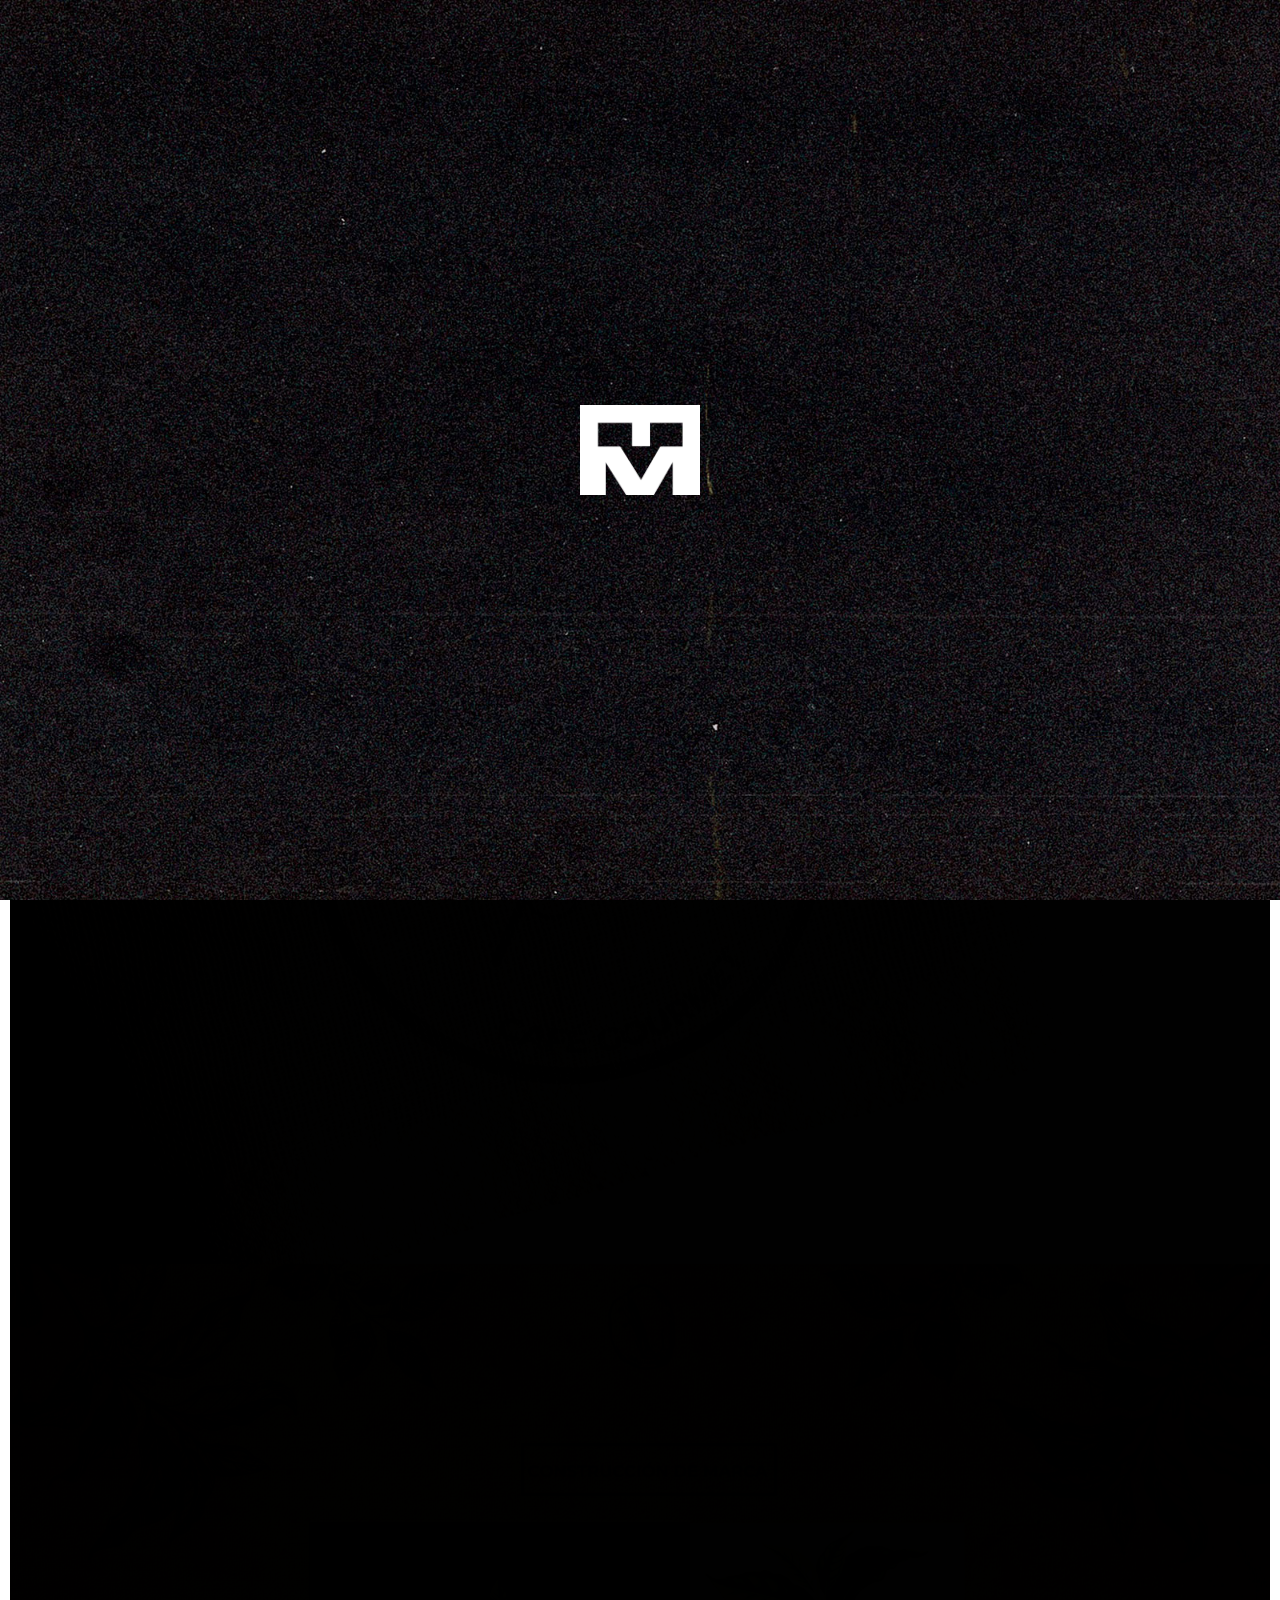
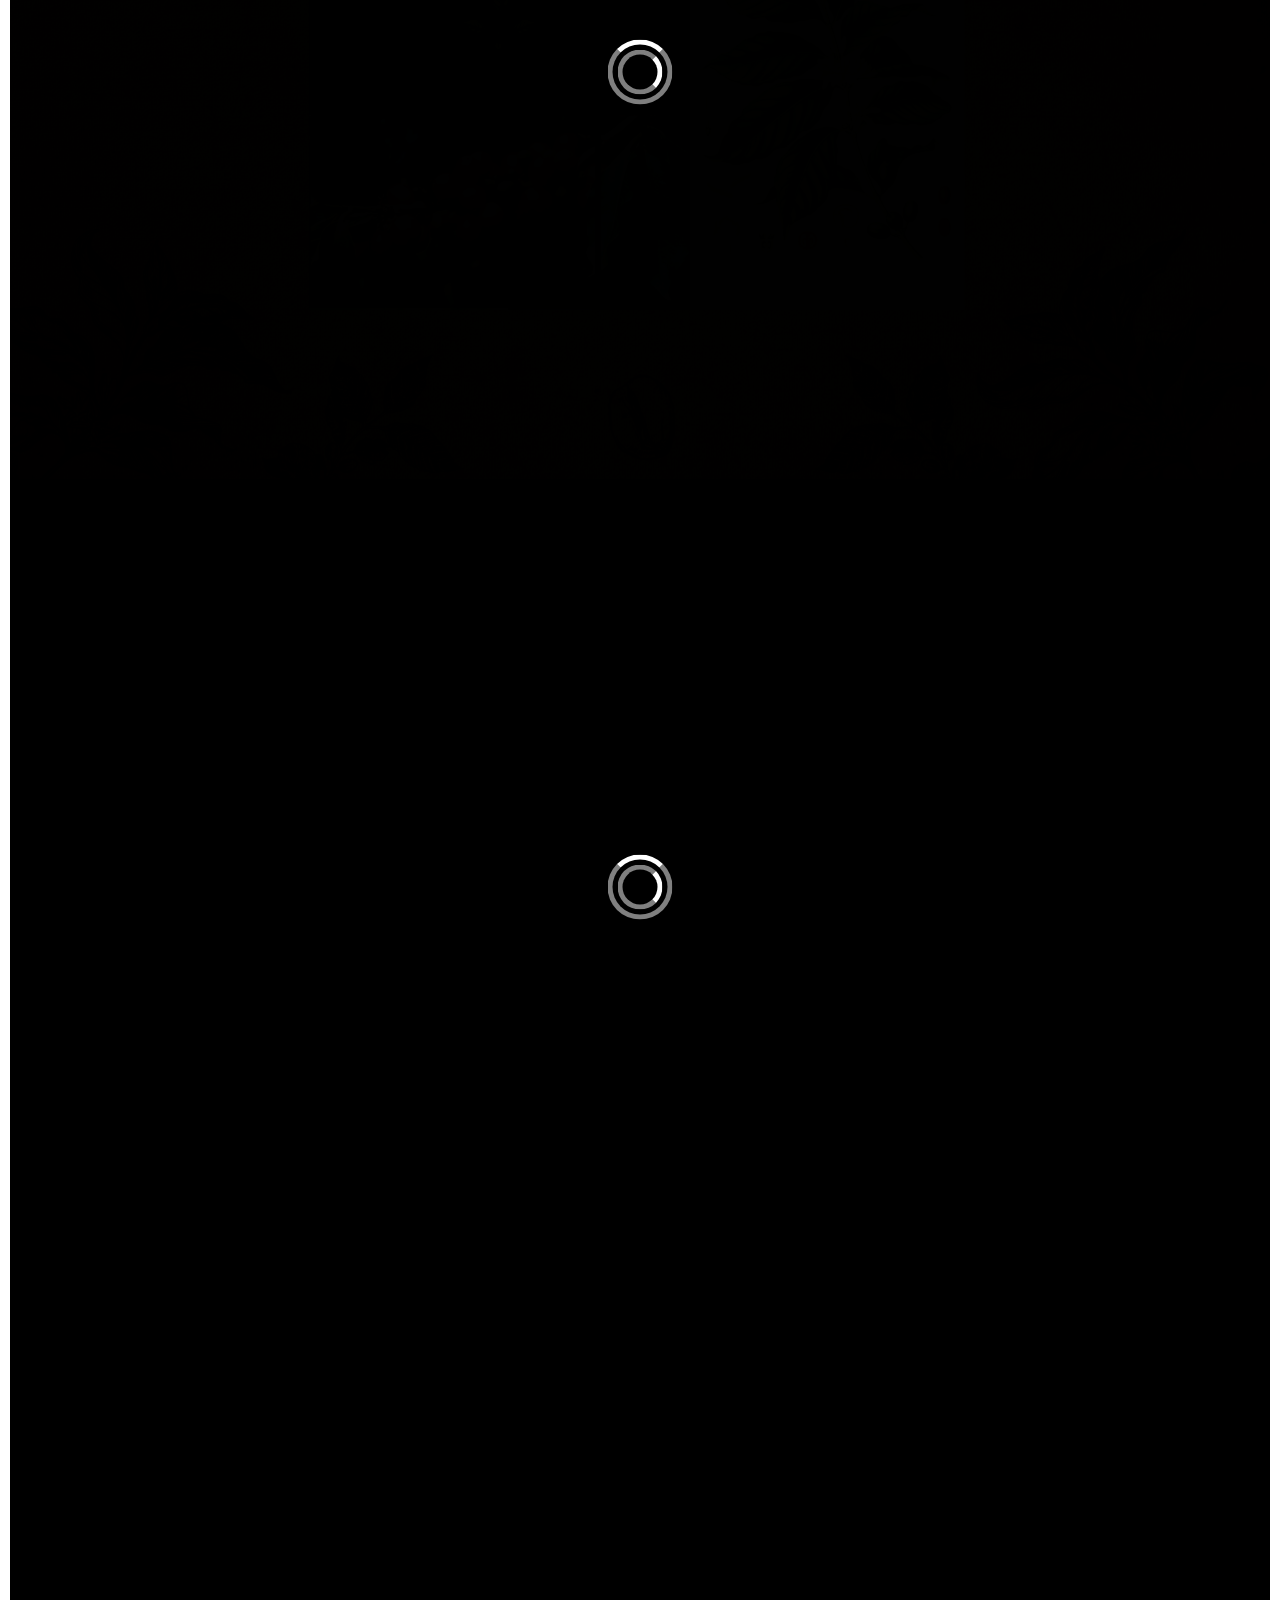
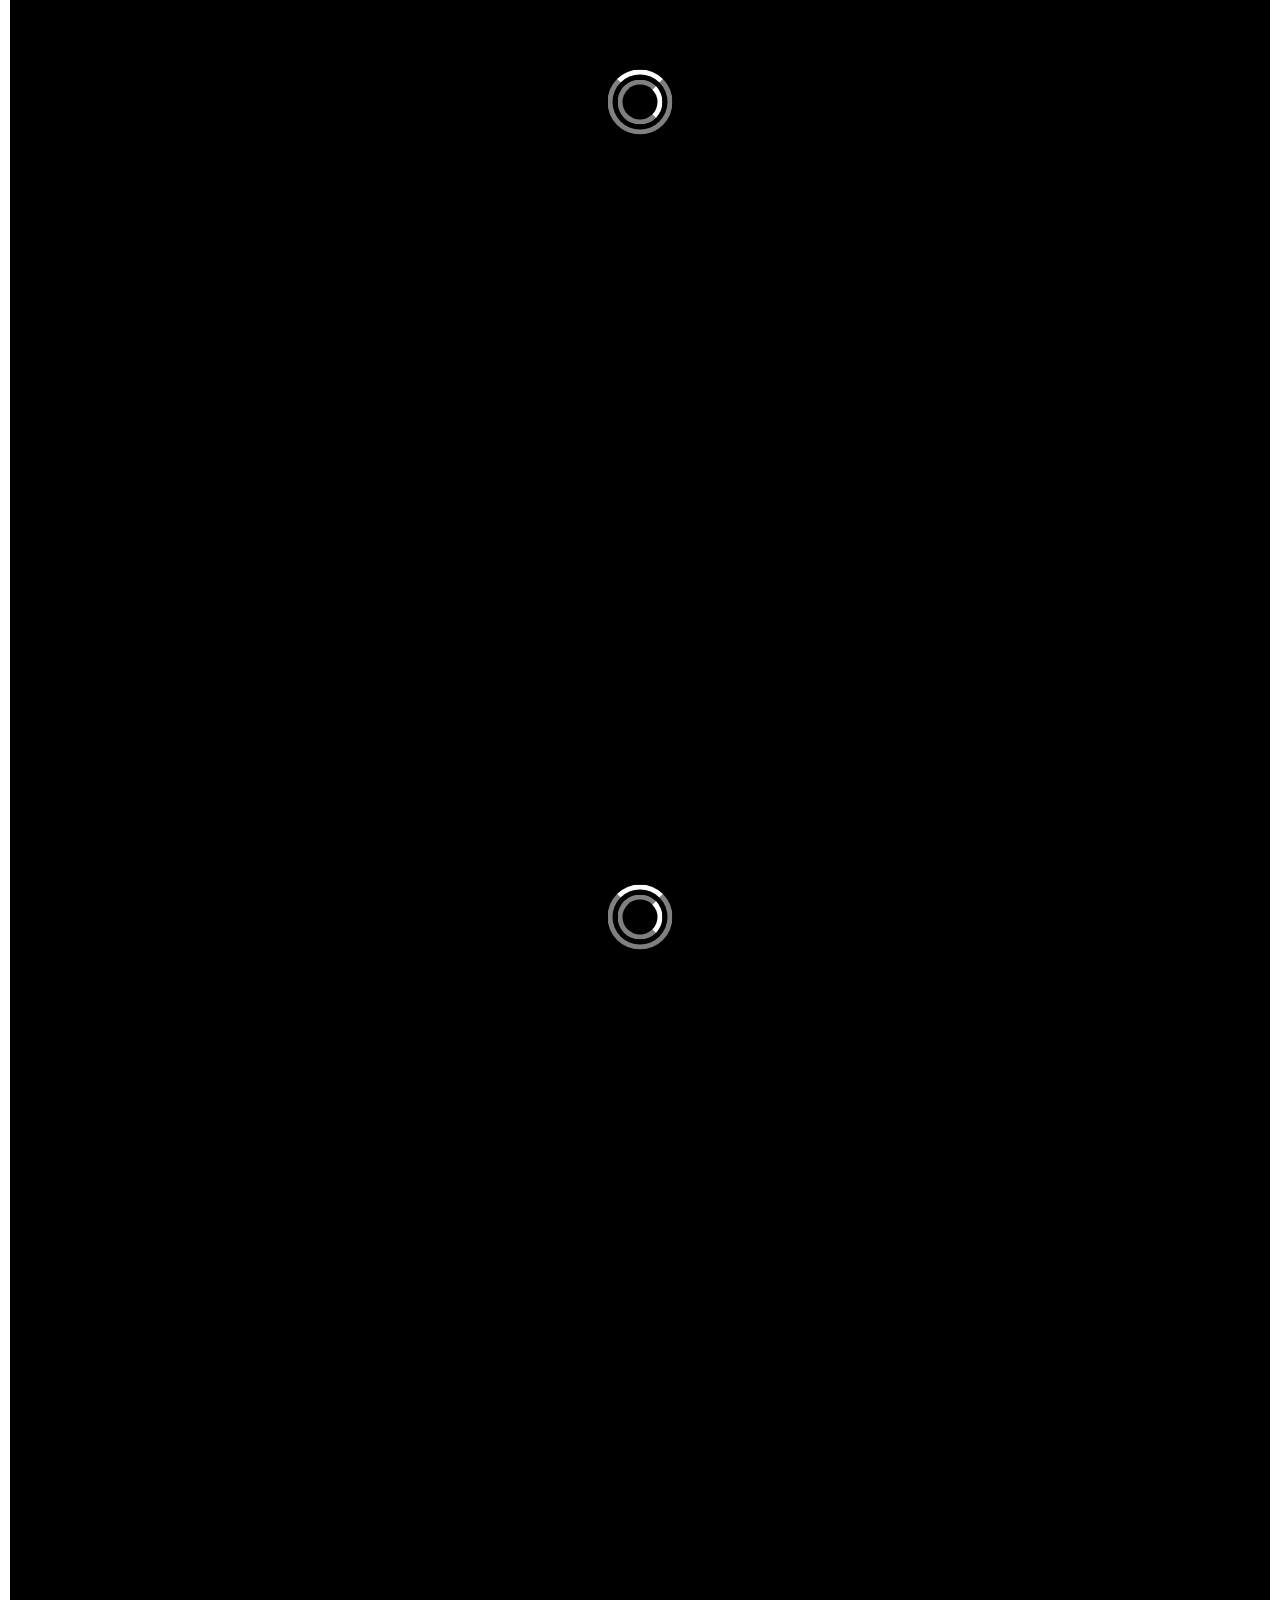
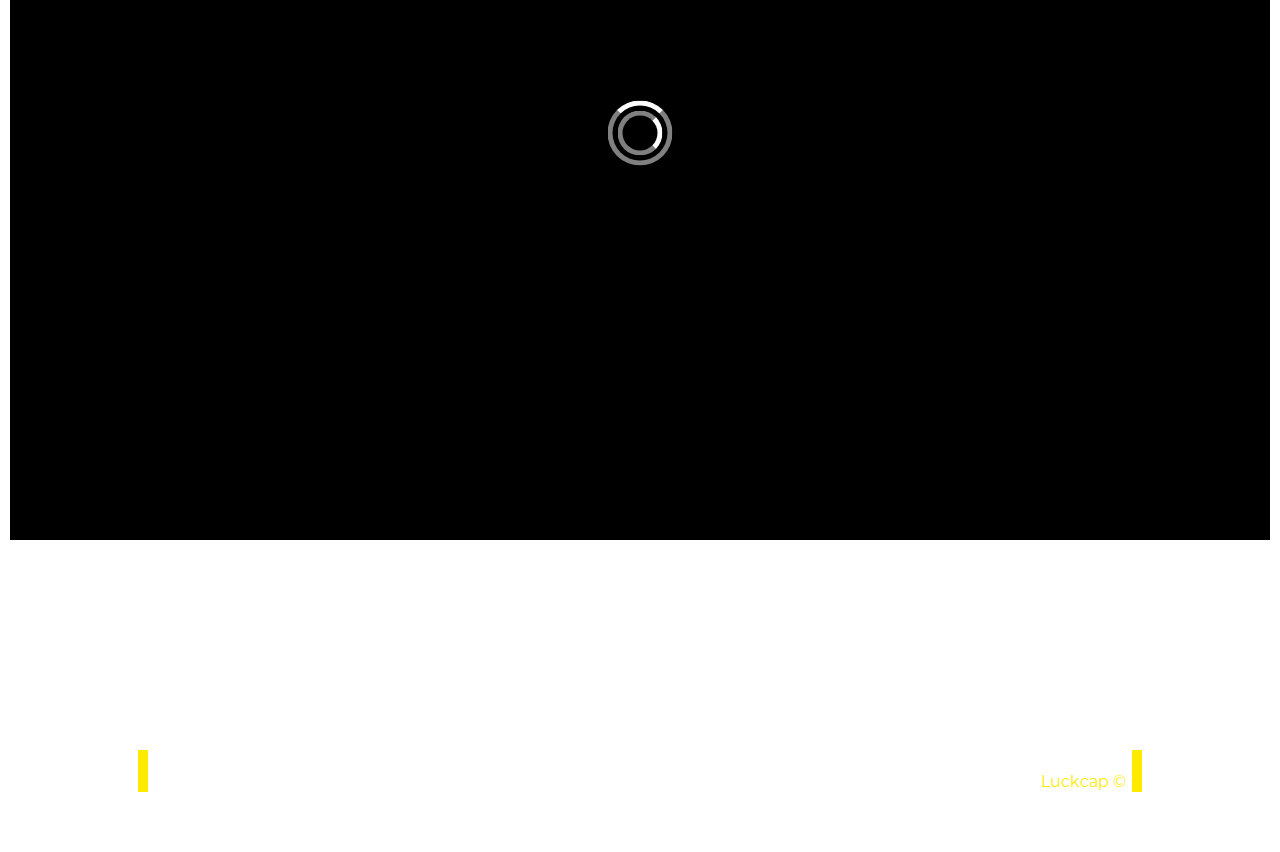
<file: projects/cat_one/p4.html>
<html lang="es"><head>
	<meta charset="UTF-8">
	<meta name="viewport" content="width=device-width, initial-scale=1.0">
	<title>Pupuseria Patricia | Erick Marroquin | Design Portfolio</title>
	<link rel="icon" type="image/png" href="https://emarroquindesign.github.io/img/logo_g.png">
	<script src="https://emarroquindesign.github.io/js/jquery-3.5.1.min.js"></script>
	<!----------------------------------------------------->
	<script src="https://emarroquindesign.github.io/js/slidebox.js"></script>
	<link rel="stylesheet" href="https://emarroquindesign.github.io/css/slidebox.css">
	<!----------------------------------------------------->
	<script src="https://emarroquindesign.github.io/js/pro.js"></script>
	<link rel="stylesheet" href="https://emarroquindesign.github.io/css/icon/css/wozd.css">
	<link rel="stylesheet" href="https://emarroquindesign.github.io/css/pro.css">
</head>
<body>

	<div class="loader">
		<div class="cnt_loader">
			<div class="img_load">
				<div class="c_load_c">
					<img class="load_c" src="https://emarroquindesign.github.io/img/logo.png" alt="">
				</div>
				<img src="https://emarroquindesign.github.io/img/logo_g.png" alt="" class="load_i">
			</div>
		</div>
	</div>
	<div class="disspear"></div>

	<div class="cnt_achor_to_top">
		<div class="anchor_to_top">
			<div class="anchor_totop_arrow"></div>
		</div>
	</div>

	<div class="header">
		<ul class="menu">
			<li><a href="https://emarroquindesign.github.io/" attr-locallink="true">INICIO</a></li>
			<li><a href="https://emarroquindesign.github.io/#content_4" attr-locallink="true">PORTFOLIO</a></li>
			<li><a href="https://emarroquindesign.github.io/branding" attr-locallink="true">REGRESAR A BRANDING</a></li>
		</ul>
		<a href="https://emarroquindesign.github.io/" class="other_menu_info link_anchor" attr-locallink="true">ERICK MARROQUÍN</a>
	</div>

	<div class="hide_menu">
		<div class="hd_mn_head">
			<a href="https://emarroquindesign.github.io/" class="a_logo_hdmn link_anchor">ERICK MARROQUÍN</a>
			<button class="a_bars_hdmn">
				<span></span>
				<span></span>
				<span></span>
			</button>
		</div>
		<div class="cnt_menu_hd_mn">
			<ul class="menu_hd_mn">
				<li><a href="https://emarroquindesign.github.io/" attr-locallink="true">INICIO</a></li>
				<li><a href="https://emarroquindesign.github.io/#content_4" attr-locallink="true">PORTFOLIO</a></li>
				<li><a href="https://emarroquindesign.github.io/branding" attr-locallink="true">REGRESAR A BRANDING</a></li>
			</ul>
		</div>
	</div>

	<div class="content">
		<div class="info_project">
			<h1 class="title_pro">Pupuseria Patricia</h1>
			<ul class="subinfo_pro">
				<li><b>Cliente:</b> Pupuseria Patricia.</li>
				<li><b>Categoría:</b> Proyecto Personal | Freelance</li>
				<li><b>Proyecto:</b> Construcción de Branding.</li>
				<li><b>Programas:</b> Photoshop</li>
				<li><b>Año:</b> 2020</li>
			</ul>
			<p class="summary_pro"><b>Resumen:</b> Propuesta de branding para el lanzamiento de una marca de café de la Pupuseria Patricia en San Salvador, El Salvador.</p>
		</div>

		<div class="all_images_content all_img_cntt_single">
									<div class="cnt_images_pro">
							<div class="subcnt_img subcnt_img_or_horizontal">
								<div class="pre_img_loader">
									<div class="loader_image"><div></div></div>
								</div>
																<div class="subcnt_s_img_pro">
									<img src="https://emarroquindesign.github.io/img/bucket/branding/pupuseria-patricia/0p.jpg" class="img_project img_pro_o_horizontal">
								</div>
							</div>
						</div>
									<div class="cnt_images_pro">
							<div class="subcnt_img subcnt_img_or_horizontal">
								<div class="pre_img_loader">
									<div class="loader_image"><div></div></div>
								</div>
																<div class="subcnt_s_img_pro">
									<img src="https://emarroquindesign.github.io/img/bucket/branding/pupuseria-patricia/1p.jpg" class="img_project img_pro_o_horizontal">
								</div>
							</div>
						</div>
									<div class="cnt_images_pro">
							<div class="subcnt_img subcnt_img_or_horizontal">
								<div class="pre_img_loader">
									<div class="loader_image"><div></div></div>
								</div>
																<div class="subcnt_s_img_pro">
									<img src="https://emarroquindesign.github.io/img/bucket/branding/pupuseria-patricia/2p.jpg" class="img_project img_pro_o_horizontal">
								</div>
							</div>
						</div>
									<div class="cnt_images_pro">
							<div class="subcnt_img subcnt_img_or_horizontal">
								<div class="pre_img_loader">
									<div class="loader_image"><div></div></div>
								</div>
																<div class="subcnt_s_img_pro">
									<img src="https://emarroquindesign.github.io/img/bucket/branding/pupuseria-patricia/3p.jpg" class="img_project img_pro_o_horizontal">
								</div>
							</div>
						</div>
									<div class="cnt_images_pro">
							<div class="subcnt_img subcnt_img_or_horizontal">
								<div class="pre_img_loader">
									<div class="loader_image"><div></div></div>
								</div>
																<div class="subcnt_s_img_pro">
									<img src="https://emarroquindesign.github.io/img/bucket/branding/pupuseria-patricia/4p.jpg" class="img_project img_pro_o_horizontal">
								</div>
							</div>
						</div>
									<div class="cnt_images_pro">
							<div class="subcnt_img subcnt_img_or_horizontal">
								<div class="pre_img_loader">
									<div class="loader_image"><div></div></div>
								</div>
																<div class="subcnt_s_img_pro">
									<img src="https://emarroquindesign.github.io/img/bucket/branding/pupuseria-patricia/5p.jpg" class="img_project img_pro_o_horizontal">
								</div>
							</div>
						</div>
					</div>
	</div>

	<div class="footer">
		<div class="info_contact">
			<a href="mailto:emdesign7@hotmail.com">emdesign7@hotmail.com</a>
			<a href="tel:+50375344630">(+503 7534 4630)</a>
		</div>
		<div class="info_web">
			<p>EM Design © 2020</p>
			<p>Created at <a href="https://kemarroquin.github.io/" target="_blank">Luckcap ©</a></p>
		</div>
	</div>

	<div class="slidebox">
		<div class="slidebox_back"></div>
		<div class="slidebox_controls">
			<button class="sldbx_ctrls_close"></button>
			<button class="sldbx_ctrls_left"></button>
			<button class="sldbx_ctrls_right"></button>
		</div>
		<div class="slidebox_content"></div>	
	</div>
	

</body></html>
</file>
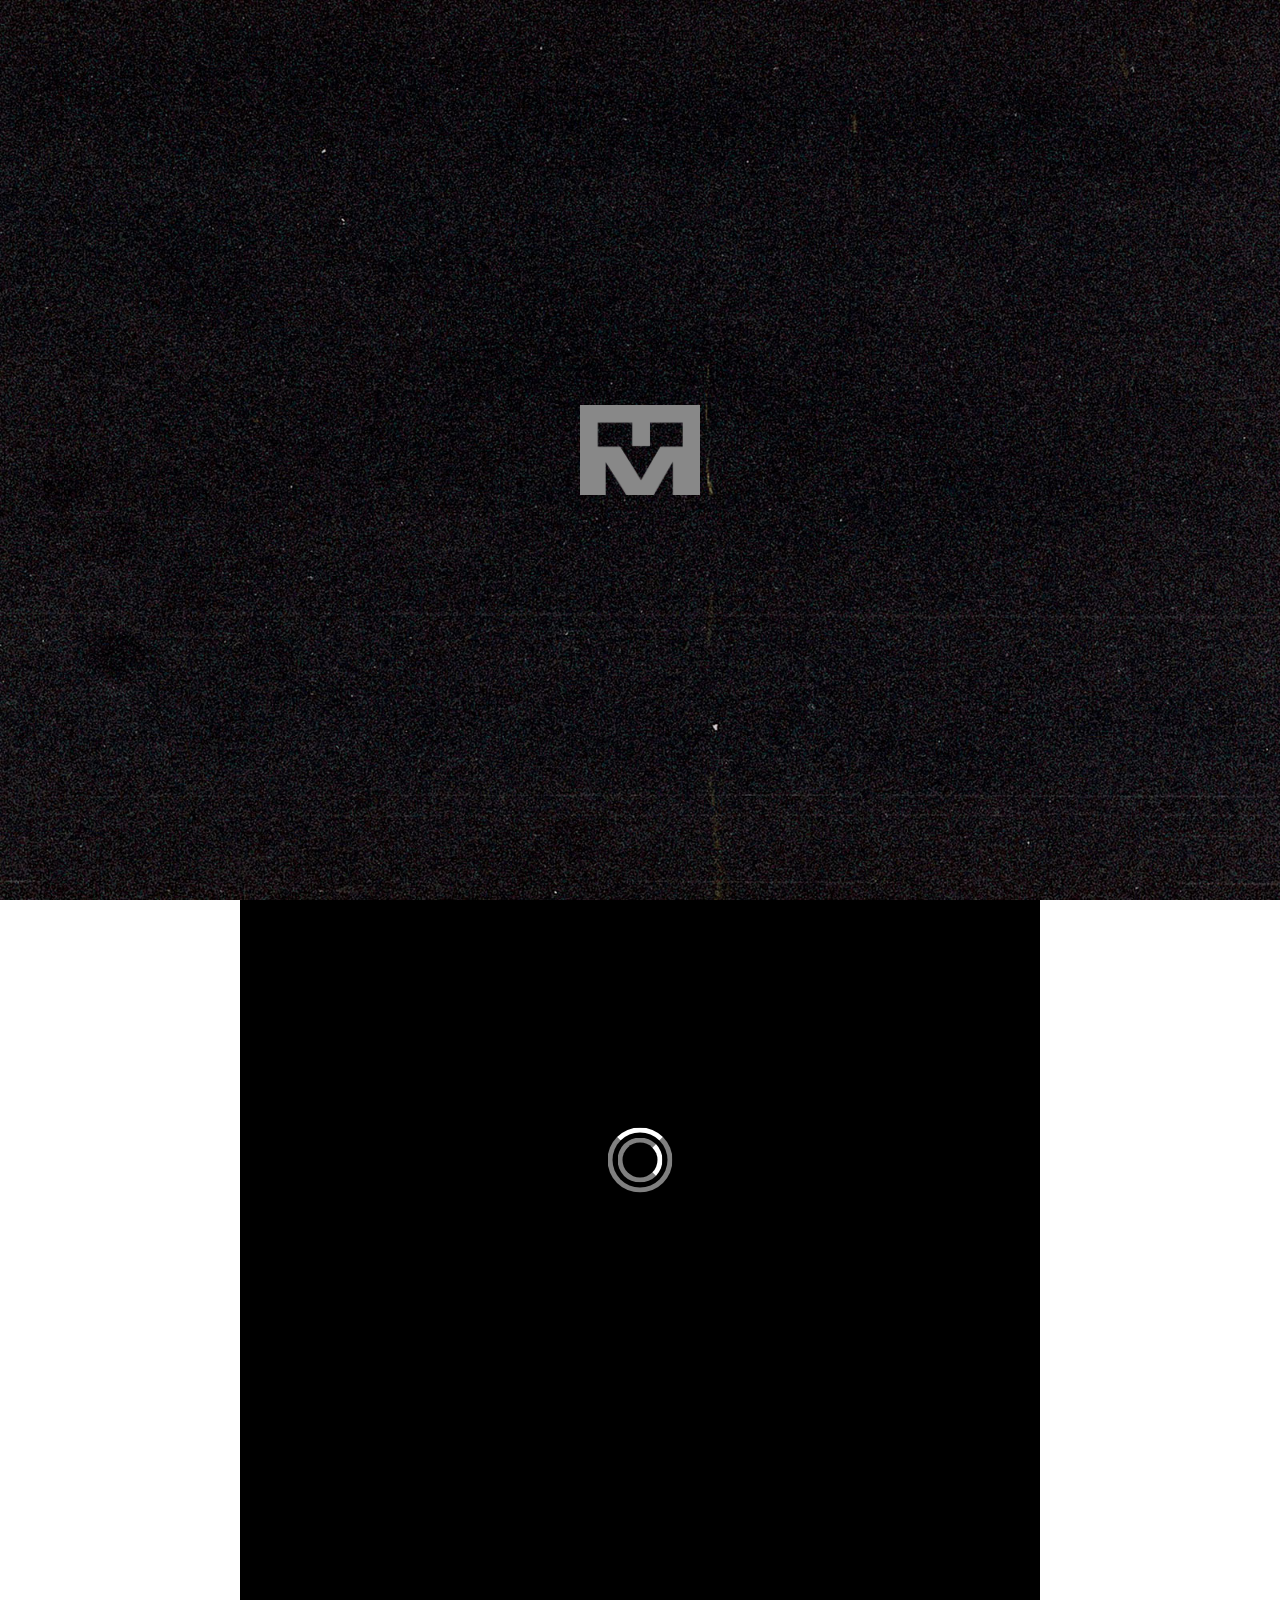
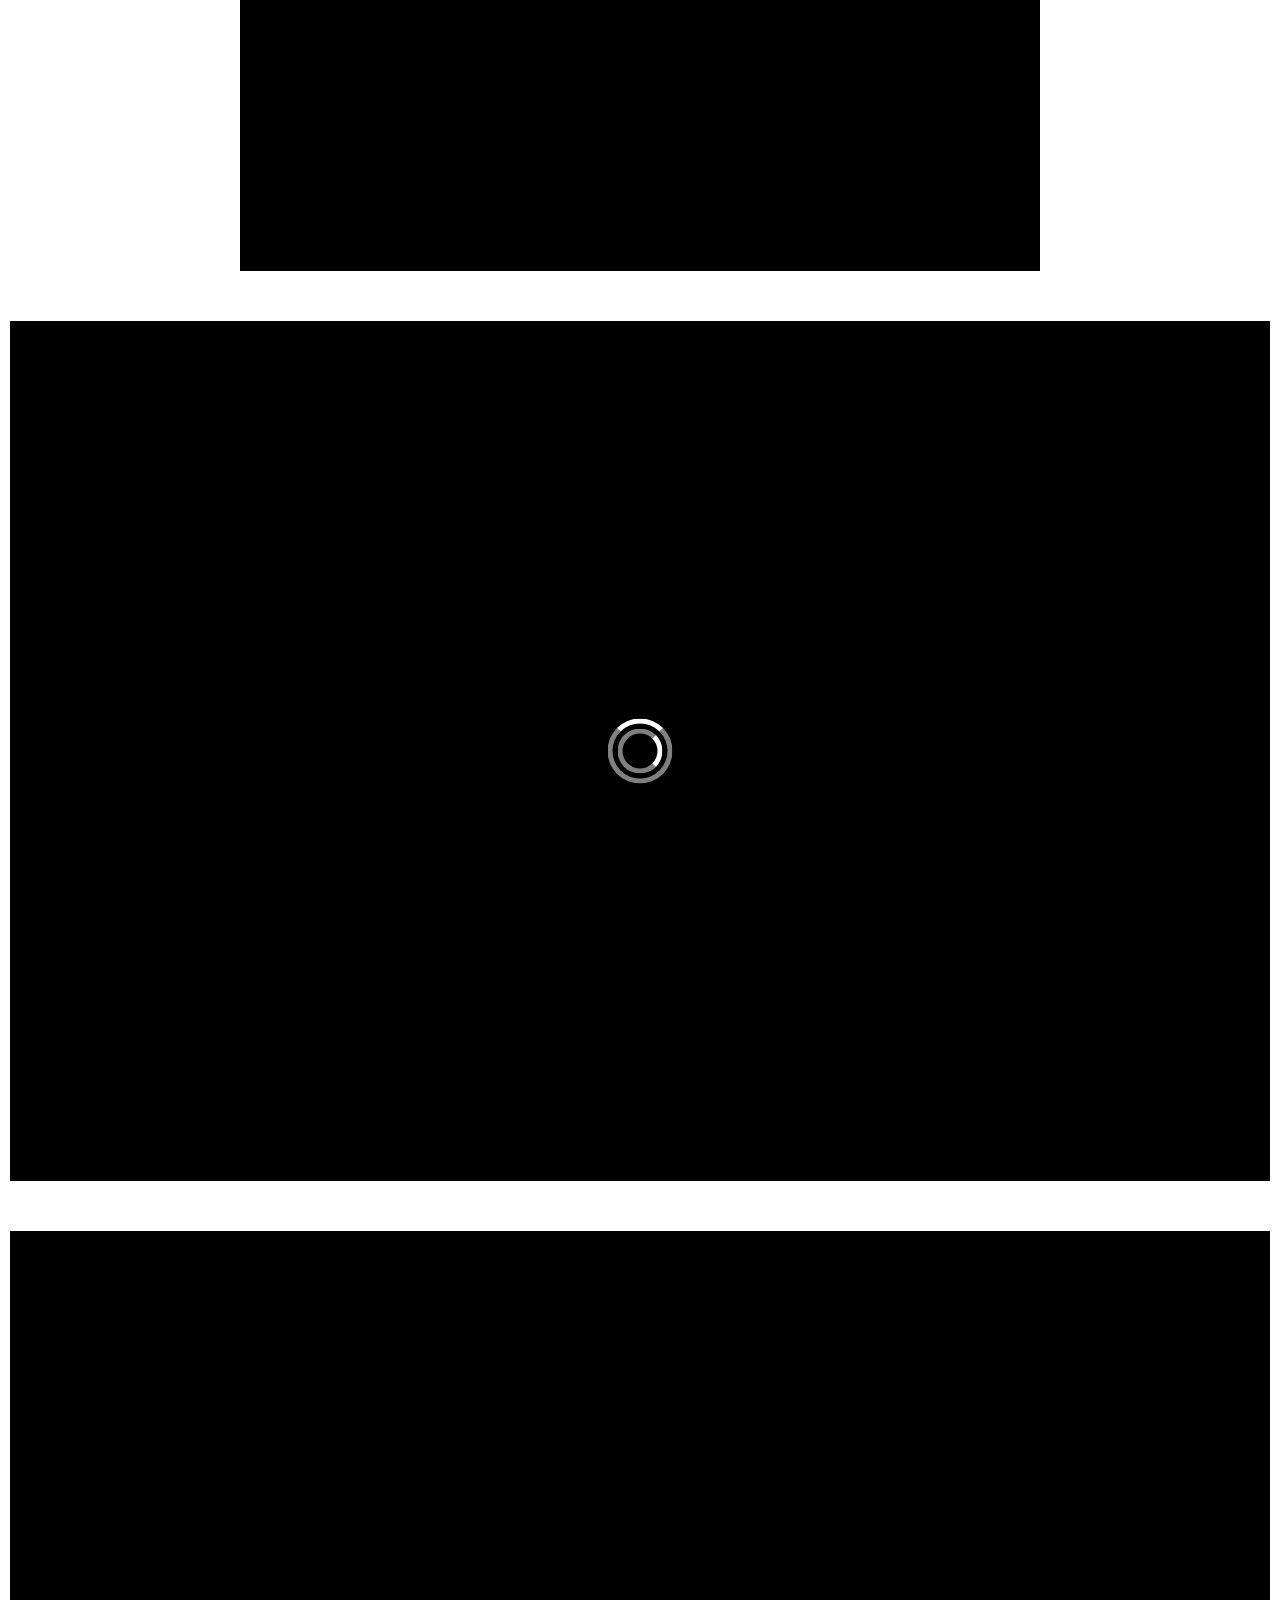
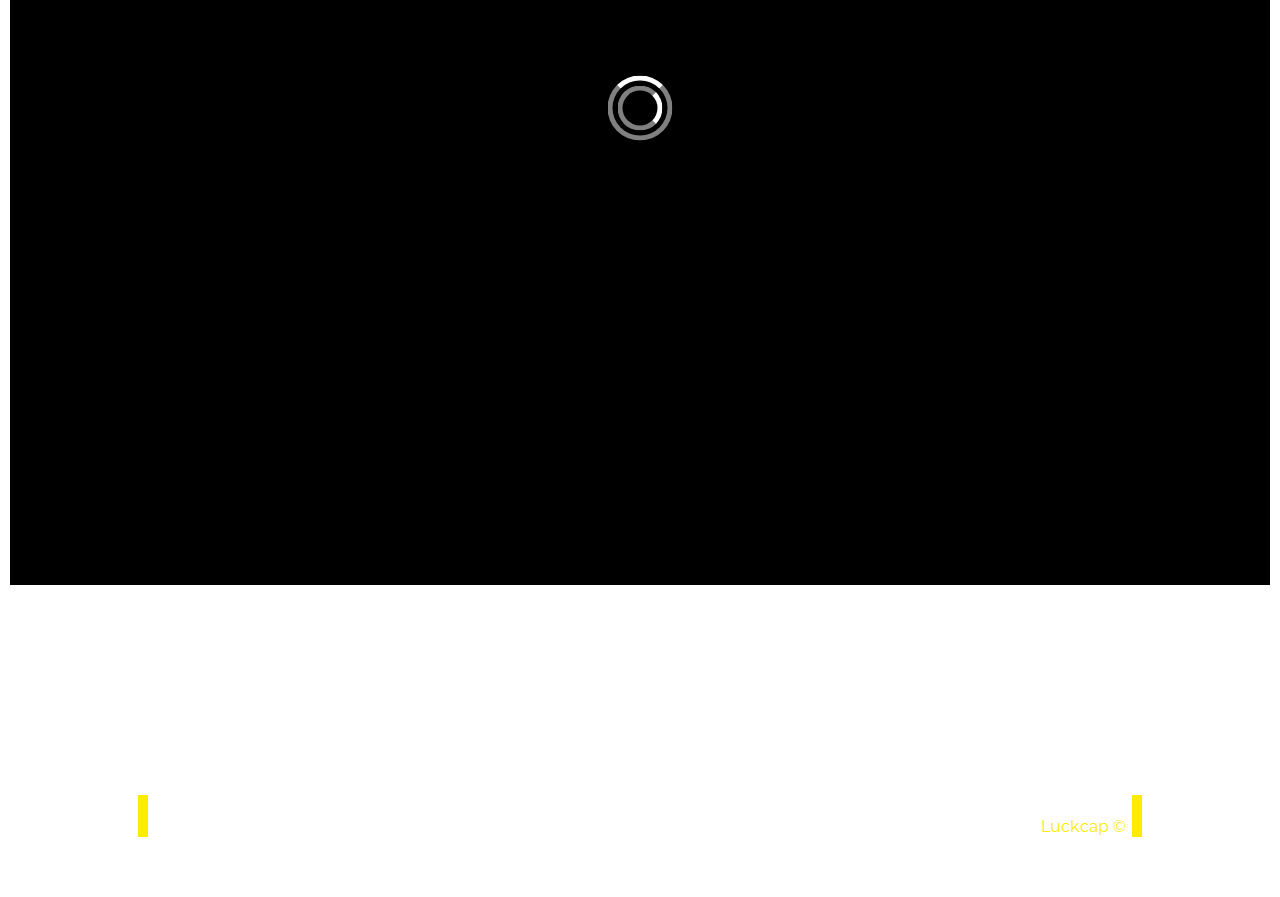
<file: projects/cat_three/p1.html>
<html lang="es"><head>
	<meta charset="UTF-8">
	<meta name="viewport" content="width=device-width, initial-scale=1.0">
	<title>Call Of Duty, San Salvador | Erick Marroquin | Design Portfolio</title>
	<link rel="icon" type="image/png" href="https://emarroquindesign.github.io/img/logo_g.png">
	<script src="https://emarroquindesign.github.io/js/jquery-3.5.1.min.js"></script>
	<!----------------------------------------------------->
	<script src="https://emarroquindesign.github.io/js/slidebox.js"></script>
	<link rel="stylesheet" href="https://emarroquindesign.github.io/css/slidebox.css">
	<!----------------------------------------------------->
	<script src="https://emarroquindesign.github.io/js/pro.js"></script>
	<link rel="stylesheet" href="https://emarroquindesign.github.io/css/icon/css/wozd.css">
	<link rel="stylesheet" href="https://emarroquindesign.github.io/css/pro.css">
</head>
<body>

	<div class="loader">
		<div class="cnt_loader">
			<div class="img_load">
				<div class="c_load_c">
					<img class="load_c" src="https://emarroquindesign.github.io/img/logo.png" alt="">
				</div>
				<img src="https://emarroquindesign.github.io/img/logo_g.png" alt="" class="load_i">
			</div>
		</div>
	</div>
	<div class="disspear"></div>

	<div class="cnt_achor_to_top">
		<div class="anchor_to_top">
			<div class="anchor_totop_arrow"></div>
		</div>
	</div>

	<div class="header">
		<ul class="menu">
			<li><a href="https://emarroquindesign.github.io/" attr-locallink="true">INICIO</a></li>
			<li><a href="https://emarroquindesign.github.io/#content_4" attr-locallink="true">PORTFOLIO</a></li>
			<li><a href="https://emarroquindesign.github.io/retoque-digital" attr-locallink="true">REGRESAR A RETOQUE DIGITAL</a></li>
		</ul>
		<a href="https://emarroquindesign.github.io/" class="other_menu_info link_anchor" attr-locallink="true">ERICK MARROQUÍN</a>
	</div>

	<div class="hide_menu">
		<div class="hd_mn_head">
			<a href="https://emarroquindesign.github.io/" class="a_logo_hdmn link_anchor">ERICK MARROQUÍN</a>
			<button class="a_bars_hdmn">
				<span></span>
				<span></span>
				<span></span>
			</button>
		</div>
		<div class="cnt_menu_hd_mn">
			<ul class="menu_hd_mn">
				<li><a href="https://emarroquindesign.github.io/" attr-locallink="true">INICIO</a></li>
				<li><a href="https://emarroquindesign.github.io/#content_4" attr-locallink="true">PORTFOLIO</a></li>
				<li><a href="https://emarroquindesign.github.io/retoque-digital" attr-locallink="true">REGRESAR A RETOQUE DIGITAL</a></li>
			</ul>
		</div>
	</div>

	<div class="content">
		<div class="info_project">
			<h1 class="title_pro">Call Of Duty, San Salvador</h1>
			<ul class="subinfo_pro">
				<li><b>Cliente:</b> Proyecto Personal.</li>
				<li><b>Categoría:</b> Proyecto Personal.</li>
				<li><b>Proyecto:</b> Retoque digital | Matte Painting | Fotocomposición</li>
				<li><b>Programas:</b> Photoshop</li>
				<li><b>Año:</b> 2020</li>
			</ul>
			<p class="summary_pro"><b>Resumen:</b> Montaje de una escena de Call Of Duty, ajustando diferentes elementos y realzando la escena con el uso del matte painting.</p>
		</div>

		<div class="all_images_content all_img_cntt_break">
									<div class="cnt_images_pro">
							<div class="subcnt_img subcnt_img_or_vertical">
								<div class="pre_img_loader">
									<div class="loader_image"><div></div></div>
								</div>
																<div class="subcnt_s_img_pro">
									<img src="https://emarroquindesign.github.io/img/bucket/retoque_digital/call-of-duty-san-salvador/1.jpg" class="img_project img_pro_o_vertical">
								</div>
							</div>
						</div>
									<div class="cnt_images_pro">
							<div class="subcnt_img subcnt_img_or_horizontal">
								<div class="pre_img_loader">
									<div class="loader_image"><div></div></div>
								</div>
																<div class="subcnt_s_img_pro">
									<img src="https://emarroquindesign.github.io/img/bucket/retoque_digital/call-of-duty-san-salvador/2.jpg" class="img_project img_pro_o_horizontal">
								</div>
							</div>
						</div>
									<div class="cnt_images_pro">
							<div class="subcnt_img subcnt_img_or_horizontal">
								<div class="pre_img_loader">
									<div class="loader_image"><div></div></div>
								</div>
																	<h1 class="text_fill_pro">Recursos de Imágenes</h1>																<div class="subcnt_s_img_pro">
									<img src="https://emarroquindesign.github.io/img/bucket/retoque_digital/call-of-duty-san-salvador/3.jpg" class="img_project img_pro_o_horizontal">
								</div>
							</div>
						</div>
					</div>
	</div>

	<div class="footer">
		<div class="info_contact">
			<a href="mailto:emdesign7@hotmail.com">emdesign7@hotmail.com</a>
			<a href="tel:+50375344630">(+503 7534 4630)</a>
		</div>
		<div class="info_web">
			<p>EM Design © 2020</p>
			<p>Created at <a href="https://kemarroquin.github.io/" target="_blank">Luckcap ©</a></p>
		</div>
	</div>

	<div class="slidebox">
		<div class="slidebox_back"></div>
		<div class="slidebox_controls">
			<button class="sldbx_ctrls_close"></button>
			<button class="sldbx_ctrls_left"></button>
			<button class="sldbx_ctrls_right"></button>
		</div>
		<div class="slidebox_content"></div>	
	</div>
	

</body></html>
</file>
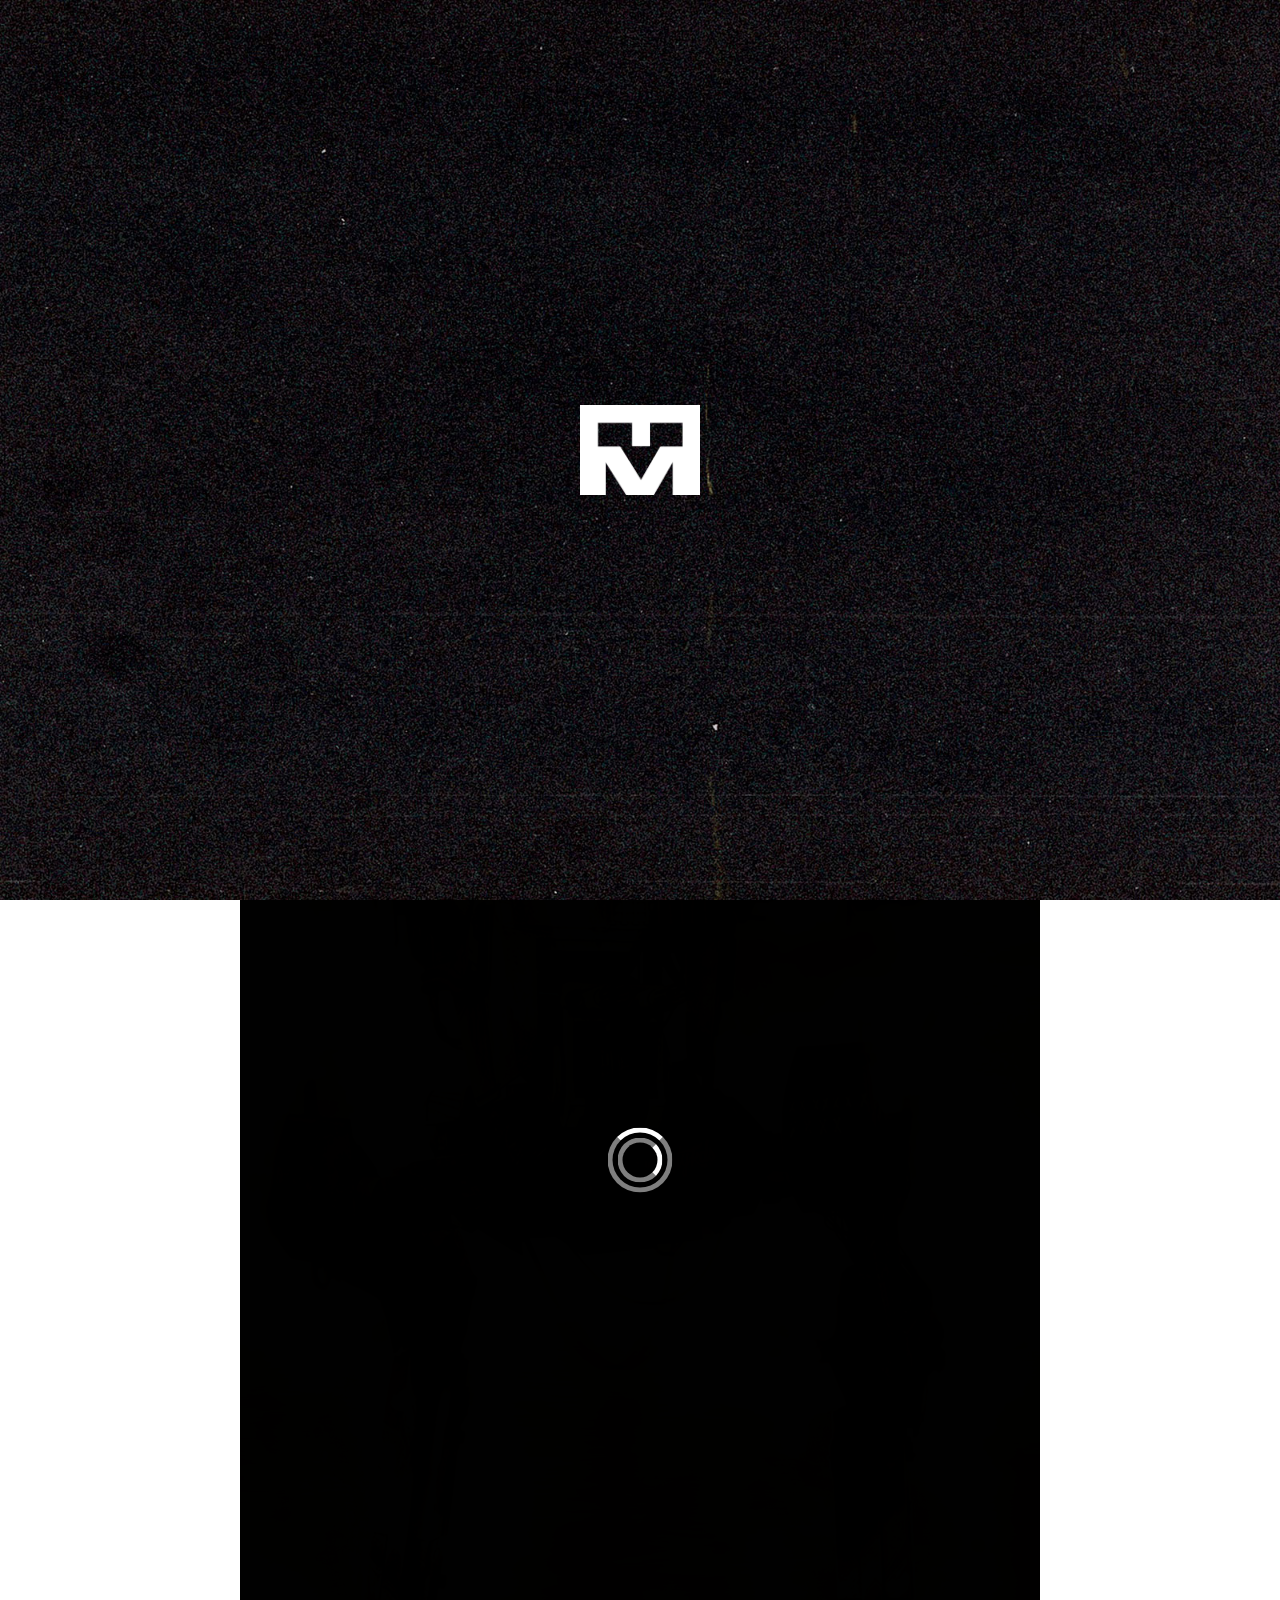
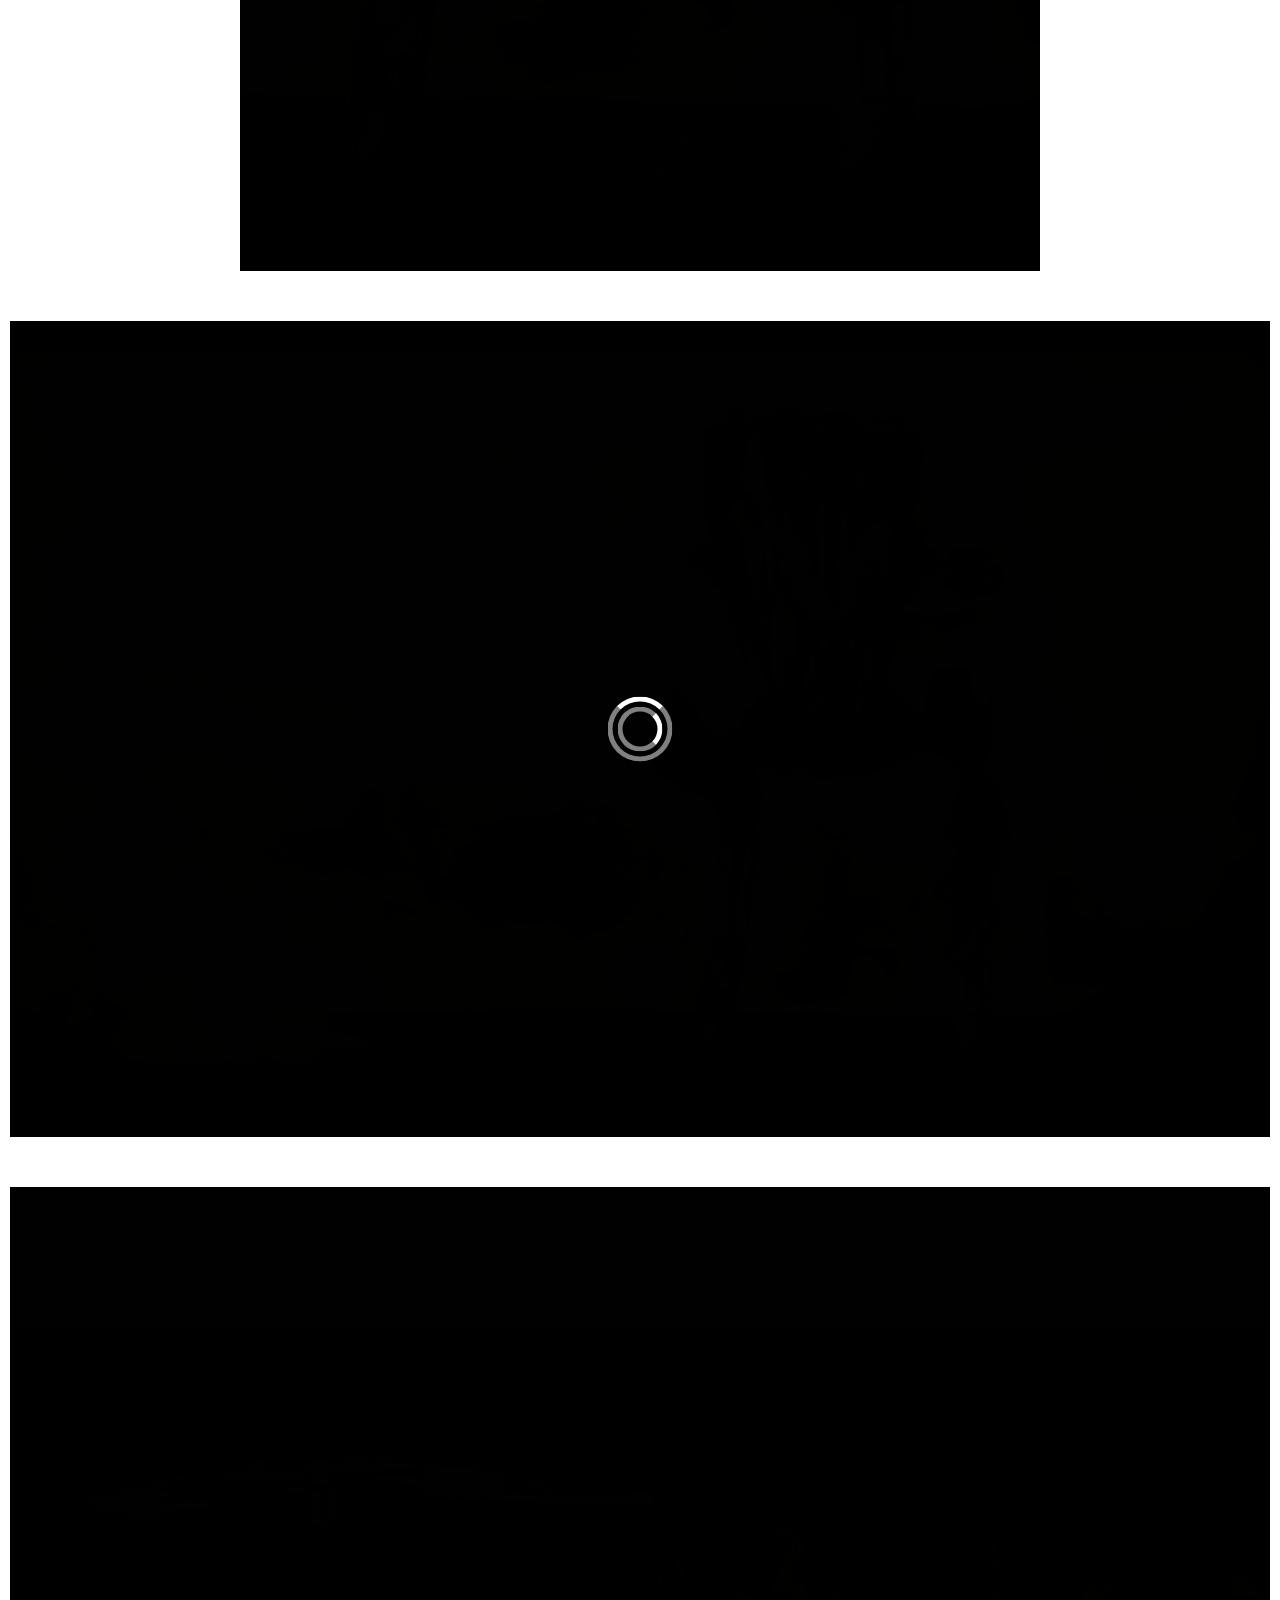
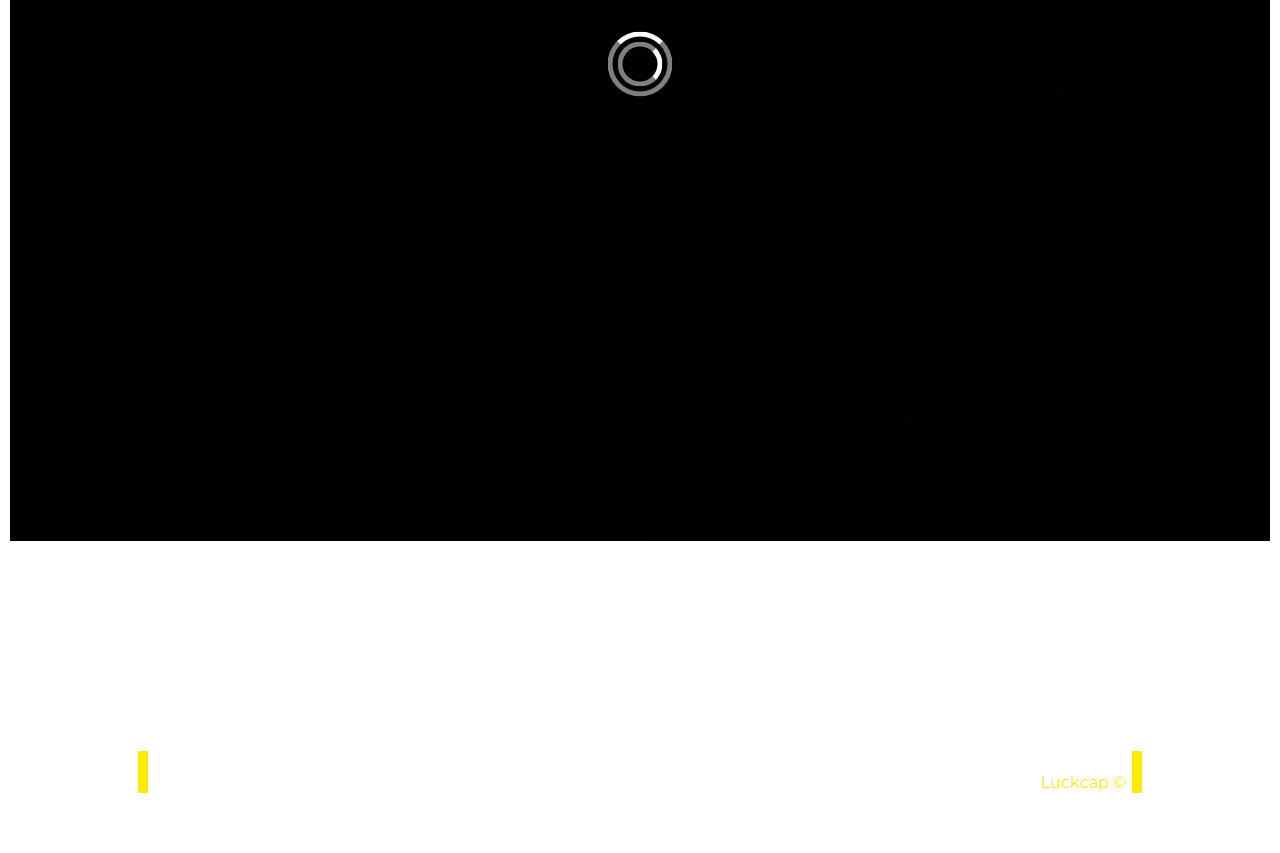
<file: projects/cat_three/p2.html>
<html lang="es"><head>
	<meta charset="UTF-8">
	<meta name="viewport" content="width=device-width, initial-scale=1.0">
	<title>Star Wars | Erick Marroquin | Design Portfolio</title>
	<link rel="icon" type="image/png" href="https://emarroquindesign.github.io/img/logo_g.png">
	<script src="https://emarroquindesign.github.io/js/jquery-3.5.1.min.js"></script>
	<!----------------------------------------------------->
	<script src="https://emarroquindesign.github.io/js/slidebox.js"></script>
	<link rel="stylesheet" href="https://emarroquindesign.github.io/css/slidebox.css">
	<!----------------------------------------------------->
	<script src="https://emarroquindesign.github.io/js/pro.js"></script>
	<link rel="stylesheet" href="https://emarroquindesign.github.io/css/icon/css/wozd.css">
	<link rel="stylesheet" href="https://emarroquindesign.github.io/css/pro.css">
</head>
<body>

	<div class="loader">
		<div class="cnt_loader">
			<div class="img_load">
				<div class="c_load_c">
					<img class="load_c" src="https://emarroquindesign.github.io/img/logo.png" alt="">
				</div>
				<img src="https://emarroquindesign.github.io/img/logo_g.png" alt="" class="load_i">
			</div>
		</div>
	</div>
	<div class="disspear"></div>

	<div class="cnt_achor_to_top">
		<div class="anchor_to_top">
			<div class="anchor_totop_arrow"></div>
		</div>
	</div>

	<div class="header">
		<ul class="menu">
			<li><a href="https://emarroquindesign.github.io/" attr-locallink="true">INICIO</a></li>
			<li><a href="https://emarroquindesign.github.io/#content_4" attr-locallink="true">PORTFOLIO</a></li>
			<li><a href="https://emarroquindesign.github.io/retoque-digital" attr-locallink="true">REGRESAR A RETOQUE DIGITAL</a></li>
		</ul>
		<a href="https://emarroquindesign.github.io/" class="other_menu_info link_anchor" attr-locallink="true">ERICK MARROQUÍN</a>
	</div>

	<div class="hide_menu">
		<div class="hd_mn_head">
			<a href="https://emarroquindesign.github.io/" class="a_logo_hdmn link_anchor">ERICK MARROQUÍN</a>
			<button class="a_bars_hdmn">
				<span></span>
				<span></span>
				<span></span>
			</button>
		</div>
		<div class="cnt_menu_hd_mn">
			<ul class="menu_hd_mn">
				<li><a href="https://emarroquindesign.github.io/" attr-locallink="true">INICIO</a></li>
				<li><a href="https://emarroquindesign.github.io/#content_4" attr-locallink="true">PORTFOLIO</a></li>
				<li><a href="https://emarroquindesign.github.io/retoque-digital" attr-locallink="true">REGRESAR A RETOQUE DIGITAL</a></li>
			</ul>
		</div>
	</div>

	<div class="content">
		<div class="info_project">
			<h1 class="title_pro">Star Wars</h1>
			<ul class="subinfo_pro">
				<li><b>Cliente:</b> Proyecto Personal.</li>
				<li><b>Categoría:</b> Proyecto Personal.</li>
				<li><b>Proyecto:</b> Retoque digital | Matte Painting | Fotocomposición</li>
				<li><b>Programas:</b> Photoshop</li>
				<li><b>Año:</b> 2020</li>
			</ul>
			<p class="summary_pro"><b>Resumen:</b> Montaje de una escena de Star Wars, ajustando diferentes elementos y realzando la escena con el uso del matte painting.</p>
		</div>

		<div class="all_images_content all_img_cntt_break">
									<div class="cnt_images_pro">
							<div class="subcnt_img subcnt_img_or_vertical">
								<div class="pre_img_loader">
									<div class="loader_image"><div></div></div>
								</div>
																<div class="subcnt_s_img_pro">
									<img src="https://emarroquindesign.github.io/img/bucket/retoque_digital/star-wars/1.jpg" class="img_project img_pro_o_vertical">
								</div>
							</div>
						</div>
									<div class="cnt_images_pro">
							<div class="subcnt_img subcnt_img_or_horizontal">
								<div class="pre_img_loader">
									<div class="loader_image"><div></div></div>
								</div>
																<div class="subcnt_s_img_pro">
									<img src="https://emarroquindesign.github.io/img/bucket/retoque_digital/star-wars/2.jpg" class="img_project img_pro_o_horizontal">
								</div>
							</div>
						</div>
									<div class="cnt_images_pro">
							<div class="subcnt_img subcnt_img_or_horizontal">
								<div class="pre_img_loader">
									<div class="loader_image"><div></div></div>
								</div>
																	<h1 class="text_fill_pro">Recursos de Imágenes</h1>																<div class="subcnt_s_img_pro">
									<img src="https://emarroquindesign.github.io/img/bucket/retoque_digital/star-wars/3.jpg" class="img_project img_pro_o_horizontal">
								</div>
							</div>
						</div>
					</div>
	</div>

	<div class="footer">
		<div class="info_contact">
			<a href="mailto:emdesign7@hotmail.com">emdesign7@hotmail.com</a>
			<a href="tel:+50375344630">(+503 7534 4630)</a>
		</div>
		<div class="info_web">
			<p>EM Design © 2020</p>
			<p>Created at <a href="https://kemarroquin.github.io/" target="_blank">Luckcap ©</a></p>
		</div>
	</div>

	<div class="slidebox">
		<div class="slidebox_back"></div>
		<div class="slidebox_controls">
			<button class="sldbx_ctrls_close"></button>
			<button class="sldbx_ctrls_left"></button>
			<button class="sldbx_ctrls_right"></button>
		</div>
		<div class="slidebox_content"></div>	
	</div>
	

</body></html>
</file>
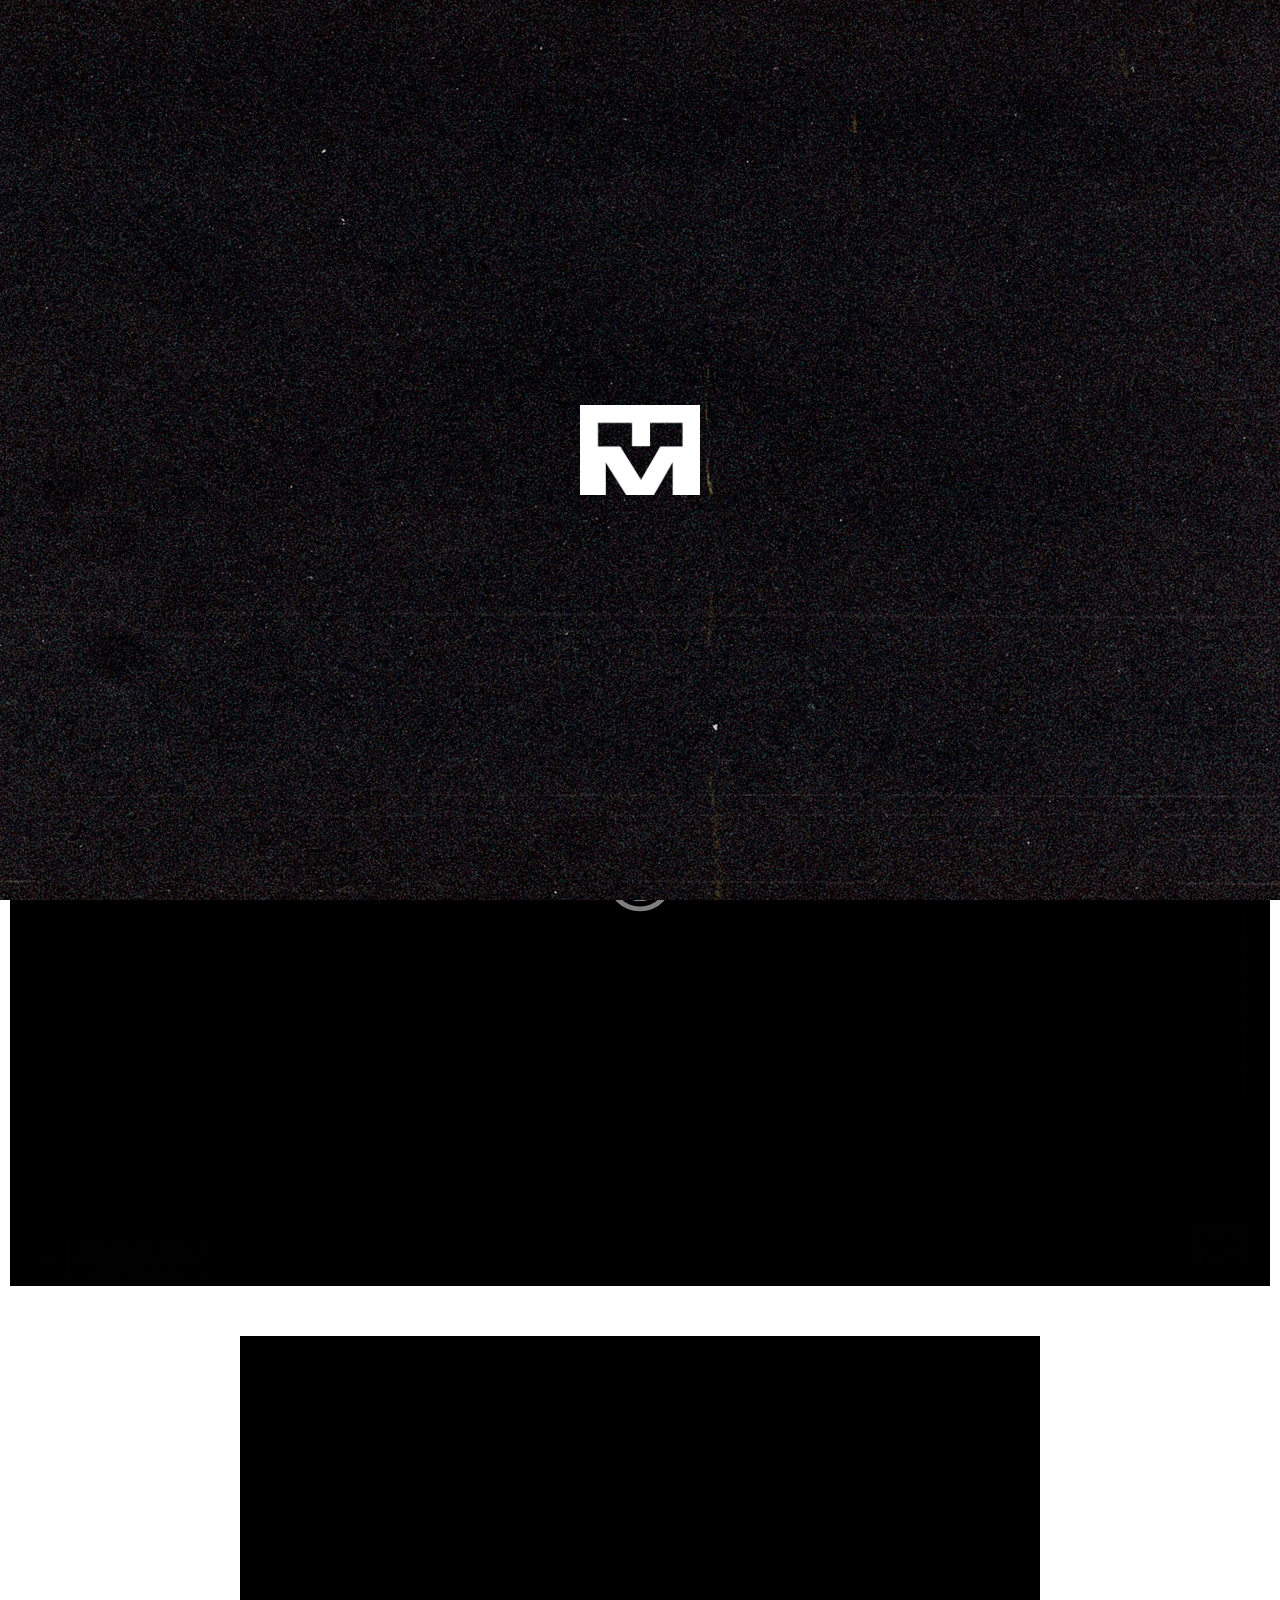
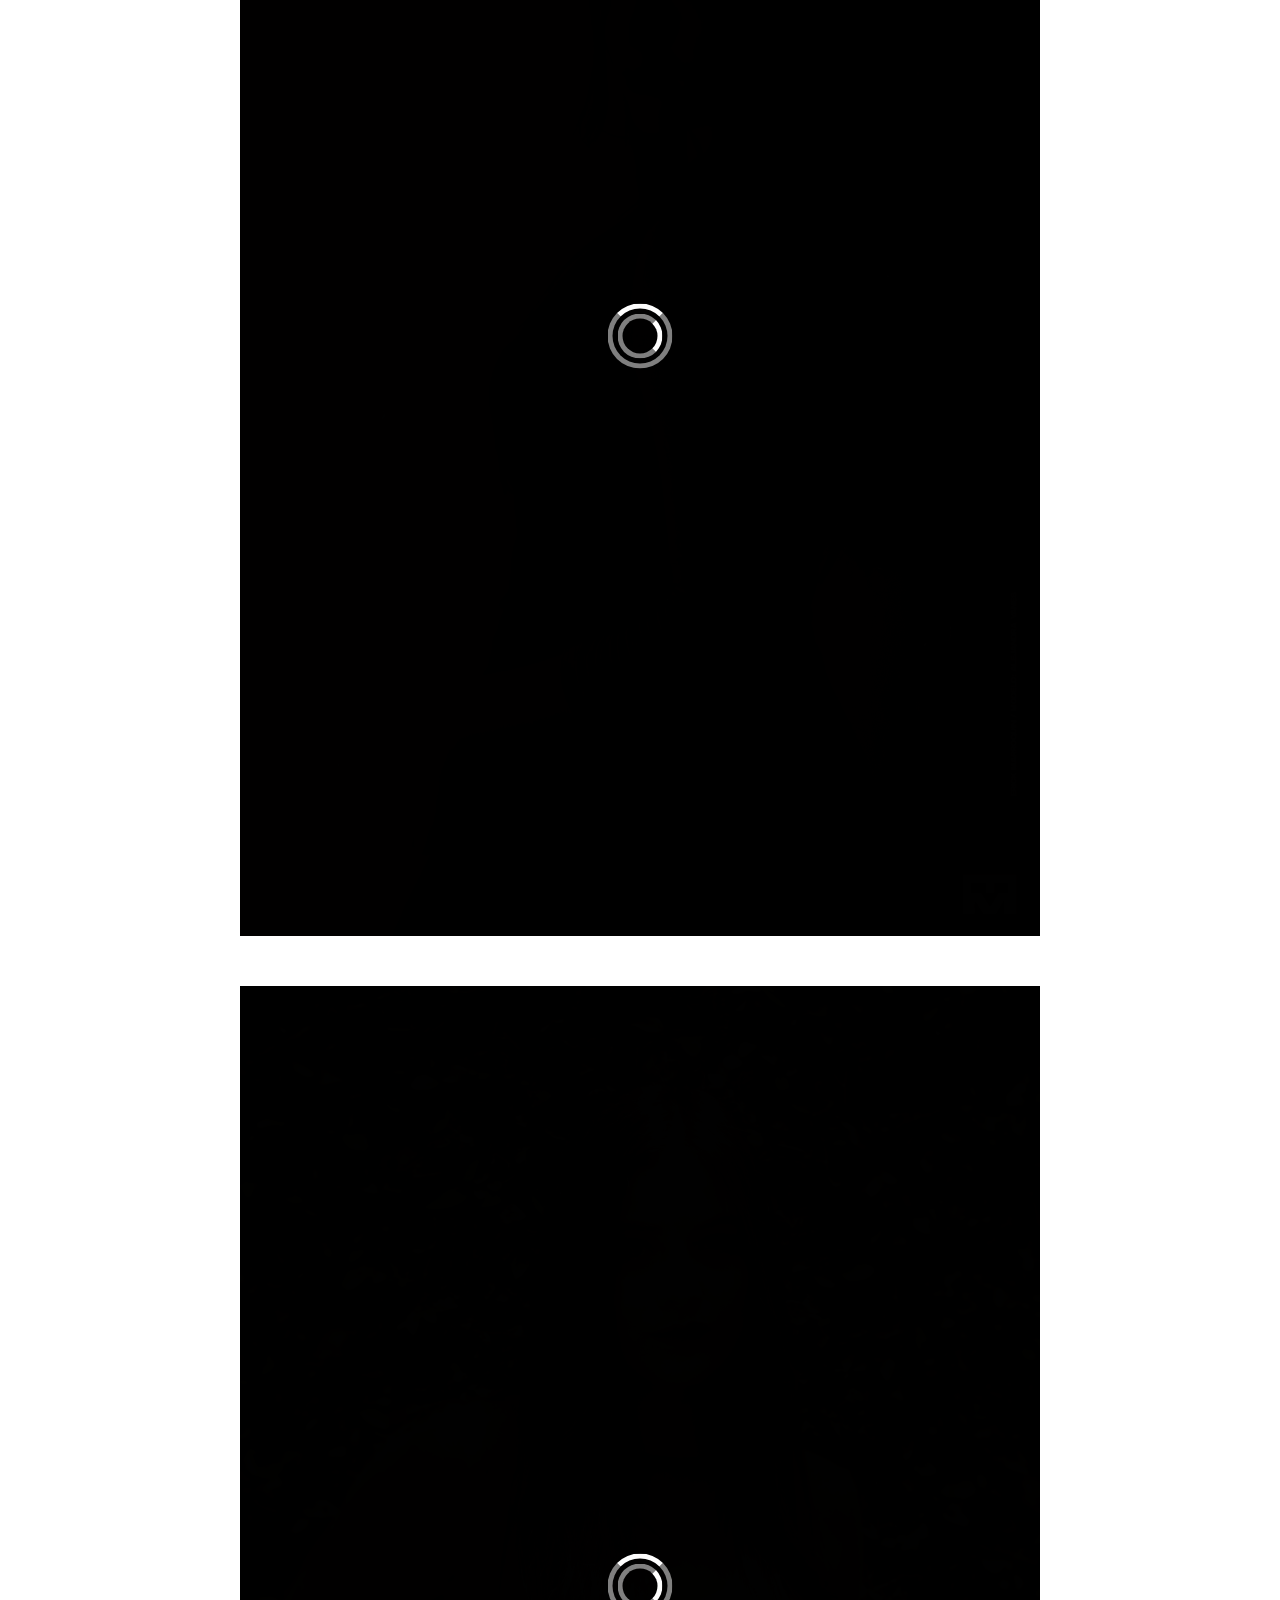
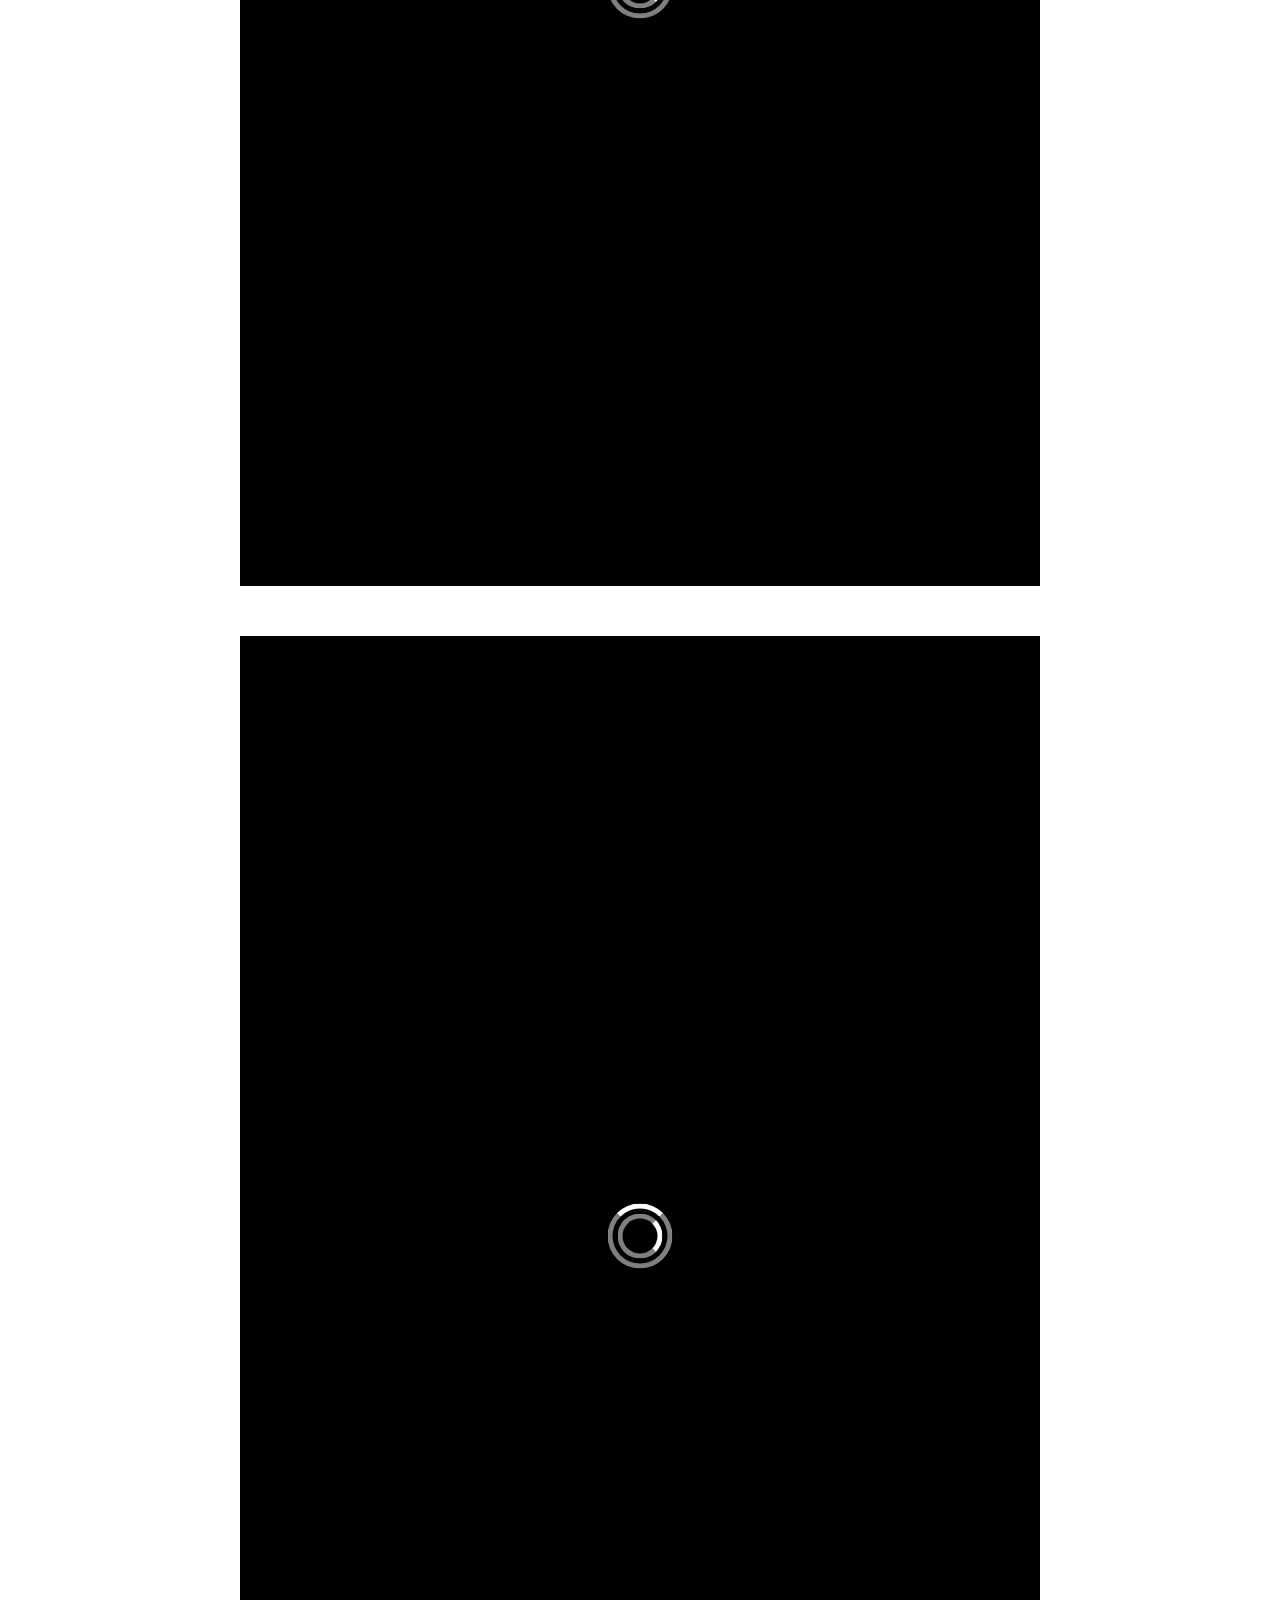
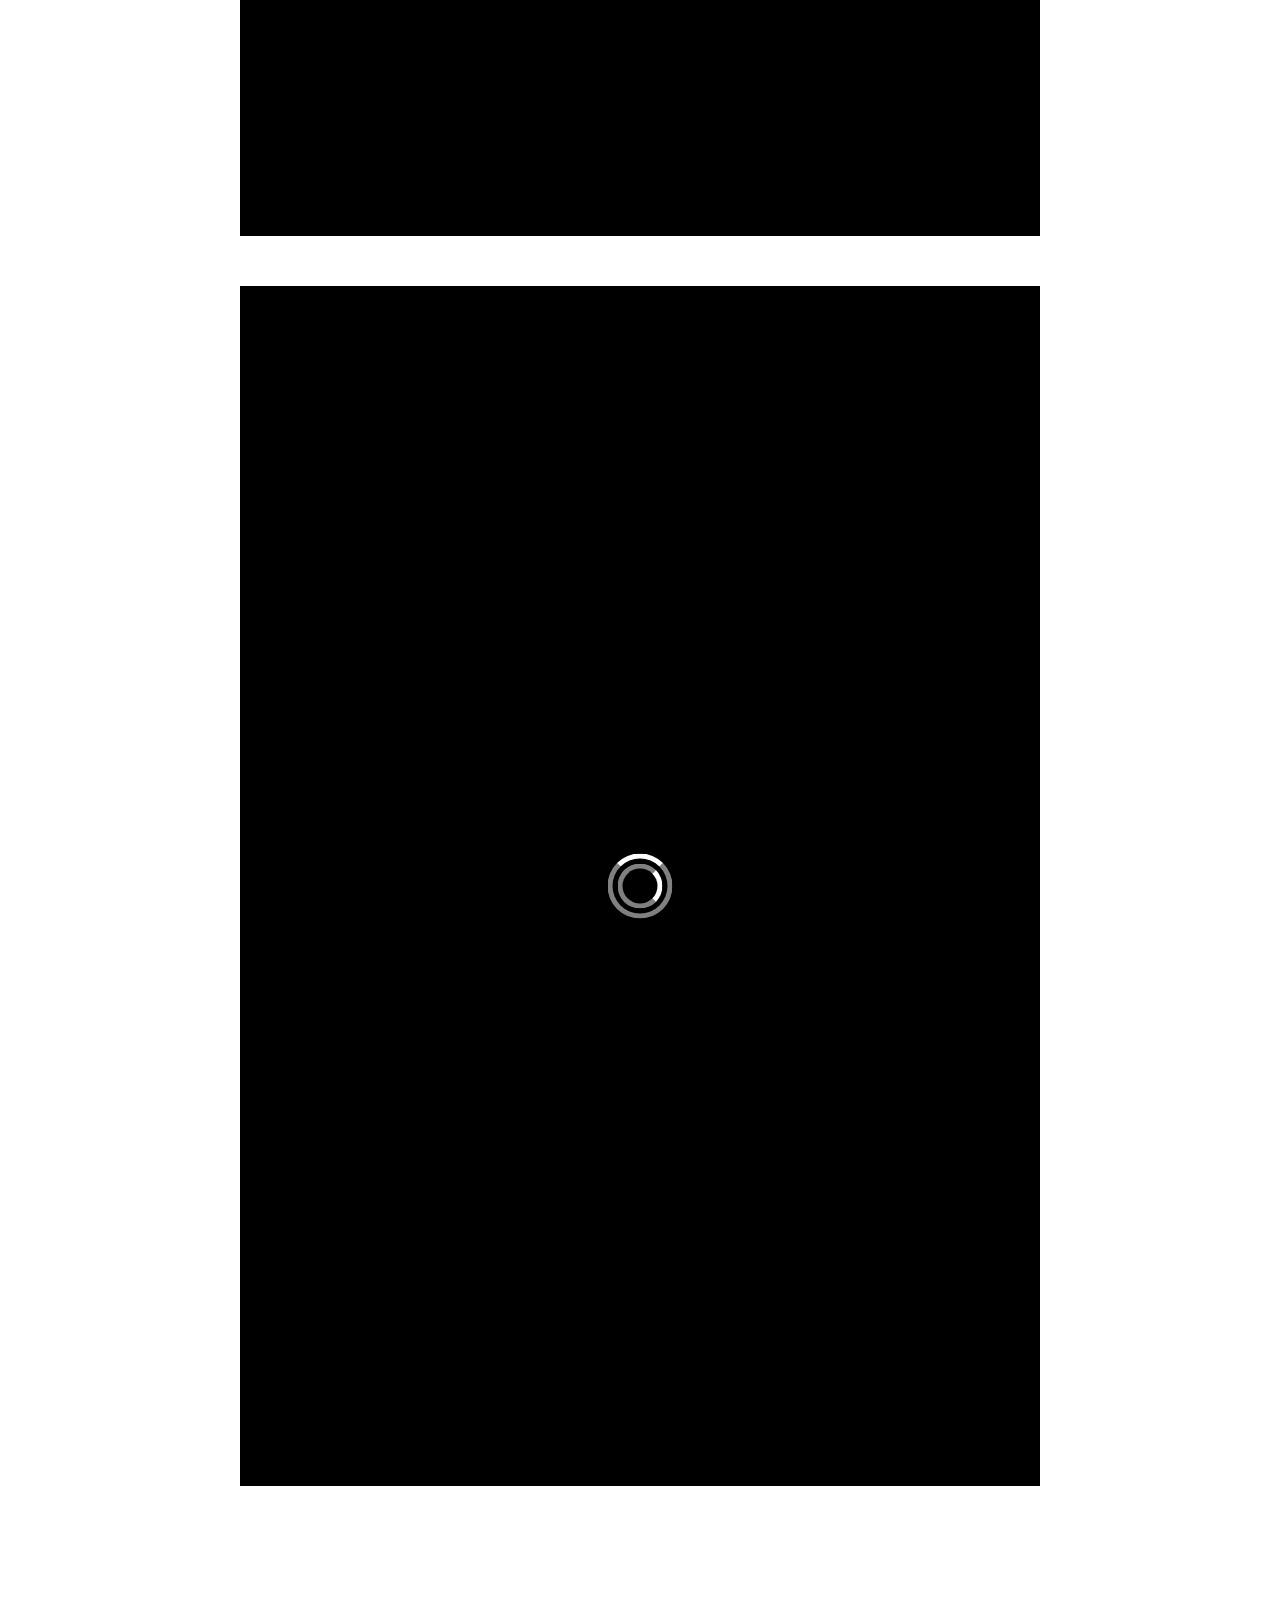
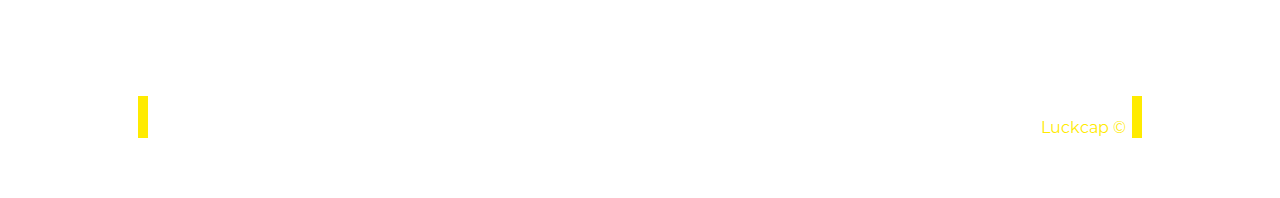
<file: projects/cat_two/p1.html>
<html lang="es"><head>
	<meta charset="UTF-8">
	<meta name="viewport" content="width=device-width, initial-scale=1.0">
	<title>Alejandra | Erick Marroquin | Design Portfolio</title>
	<link rel="icon" type="image/png" href="https://emarroquindesign.github.io/img/logo_g.png">
	<script src="https://emarroquindesign.github.io/js/jquery-3.5.1.min.js"></script>
	<!----------------------------------------------------->
	<script src="https://emarroquindesign.github.io/js/slidebox.js"></script>
	<link rel="stylesheet" href="https://emarroquindesign.github.io/css/slidebox.css">
	<!----------------------------------------------------->
	<script src="https://emarroquindesign.github.io/js/pro.js"></script>
	<link rel="stylesheet" href="https://emarroquindesign.github.io/css/icon/css/wozd.css">
	<link rel="stylesheet" href="https://emarroquindesign.github.io/css/pro.css">
</head>
<body>

	<div class="loader">
		<div class="cnt_loader">
			<div class="img_load">
				<div class="c_load_c">
					<img class="load_c" src="https://emarroquindesign.github.io/img/logo.png" alt="">
				</div>
				<img src="https://emarroquindesign.github.io/img/logo_g.png" alt="" class="load_i">
			</div>
		</div>
	</div>
	<div class="disspear"></div>

	<div class="cnt_achor_to_top">
		<div class="anchor_to_top">
			<div class="anchor_totop_arrow"></div>
		</div>
	</div>

	<div class="header">
		<ul class="menu">
			<li><a href="https://emarroquindesign.github.io/" attr-locallink="true">INICIO</a></li>
			<li><a href="https://emarroquindesign.github.io/#content_4" attr-locallink="true">PORTFOLIO</a></li>
			<li><a href="https://emarroquindesign.github.io/multimedia" attr-locallink="true">REGRESAR A MULTIMEDIA</a></li>
		</ul>
		<a href="https://emarroquindesign.github.io/" class="other_menu_info link_anchor" attr-locallink="true">ERICK MARROQUÍN</a>
	</div>

	<div class="hide_menu">
		<div class="hd_mn_head">
			<a href="https://emarroquindesign.github.io/" class="a_logo_hdmn link_anchor">ERICK MARROQUÍN</a>
			<button class="a_bars_hdmn">
				<span></span>
				<span></span>
				<span></span>
			</button>
		</div>
		<div class="cnt_menu_hd_mn">
			<ul class="menu_hd_mn">
				<li><a href="https://emarroquindesign.github.io/" attr-locallink="true">INICIO</a></li>
				<li><a href="https://emarroquindesign.github.io/#content_4" attr-locallink="true">PORTFOLIO</a></li>
				<li><a href="https://emarroquindesign.github.io/multimedia" attr-locallink="true">REGRESAR A MULTIMEDIA</a></li>
			</ul>
		</div>
	</div>

	<div class="content">
		<div class="info_project">
			<h1 class="title_pro">Alejandra</h1>
			<ul class="subinfo_pro">
				<li><b>Cliente:</b> Revista VOLTAGE.</li>
				<li><b>Categoría:</b> Proyecto de cátedra.</li>
				<li><b>Proyecto:</b> Fotografía.</li>
				<li><b>Programas:</b> Photoshop | Lightroom</li>
				<li><b>Año:</b> 2019</li>
			</ul>
			<p class="summary_pro"><b>Resumen:</b> Alejandra. Es un proyecto fotográfico de carácter conceptual realizado para la revista VOLTAGE, material editorial creado para la cátedra "Diseño editorial" de la Universidad Don Bosco. El objetivo era crear dos tipos de fotografía: color solido con acabado retro y color natural con acabado retro.</p>
		</div>

		<div class="all_images_content all_img_cntt_break">
									<div class="cnt_images_pro">
							<div class="subcnt_img subcnt_img_or_horizontal">
								<div class="pre_img_loader">
									<div class="loader_image"><div></div></div>
								</div>
																<div class="subcnt_s_img_pro">
									<img src="https://emarroquindesign.github.io/img/bucket/multimedia/alejandra/1a.jpg" class="img_project img_pro_o_horizontal">
								</div>
							</div>
						</div>
									<div class="cnt_images_pro">
							<div class="subcnt_img subcnt_img_or_vertical">
								<div class="pre_img_loader">
									<div class="loader_image"><div></div></div>
								</div>
																<div class="subcnt_s_img_pro">
									<img src="https://emarroquindesign.github.io/img/bucket/multimedia/alejandra/2a.jpg" class="img_project img_pro_o_vertical">
								</div>
							</div>
						</div>
									<div class="cnt_images_pro">
							<div class="subcnt_img subcnt_img_or_vertical">
								<div class="pre_img_loader">
									<div class="loader_image"><div></div></div>
								</div>
																<div class="subcnt_s_img_pro">
									<img src="https://emarroquindesign.github.io/img/bucket/multimedia/alejandra/3a.jpg" class="img_project img_pro_o_vertical">
								</div>
							</div>
						</div>
									<div class="cnt_images_pro">
							<div class="subcnt_img subcnt_img_or_vertical">
								<div class="pre_img_loader">
									<div class="loader_image"><div></div></div>
								</div>
																<div class="subcnt_s_img_pro">
									<img src="https://emarroquindesign.github.io/img/bucket/multimedia/alejandra/4a.jpg" class="img_project img_pro_o_vertical">
								</div>
							</div>
						</div>
									<div class="cnt_images_pro">
							<div class="subcnt_img subcnt_img_or_vertical">
								<div class="pre_img_loader">
									<div class="loader_image"><div></div></div>
								</div>
																<div class="subcnt_s_img_pro">
									<img src="https://emarroquindesign.github.io/img/bucket/multimedia/alejandra/5a.jpg" class="img_project img_pro_o_vertical">
								</div>
							</div>
						</div>
					</div>
	</div>

	<div class="footer">
		<div class="info_contact">
			<a href="mailto:emdesign7@hotmail.com">emdesign7@hotmail.com</a>
			<a href="tel:+50375344630">(+503 7534 4630)</a>
		</div>
		<div class="info_web">
			<p>EM Design © 2020</p>
			<p>Created at <a href="https://kemarroquin.github.io/" target="_blank">Luckcap ©</a></p>
		</div>
	</div>

	<div class="slidebox">
		<div class="slidebox_back"></div>
		<div class="slidebox_controls">
			<button class="sldbx_ctrls_close"></button>
			<button class="sldbx_ctrls_left"></button>
			<button class="sldbx_ctrls_right"></button>
		</div>
		<div class="slidebox_content"></div>	
	</div>
	

</body></html>
</file>
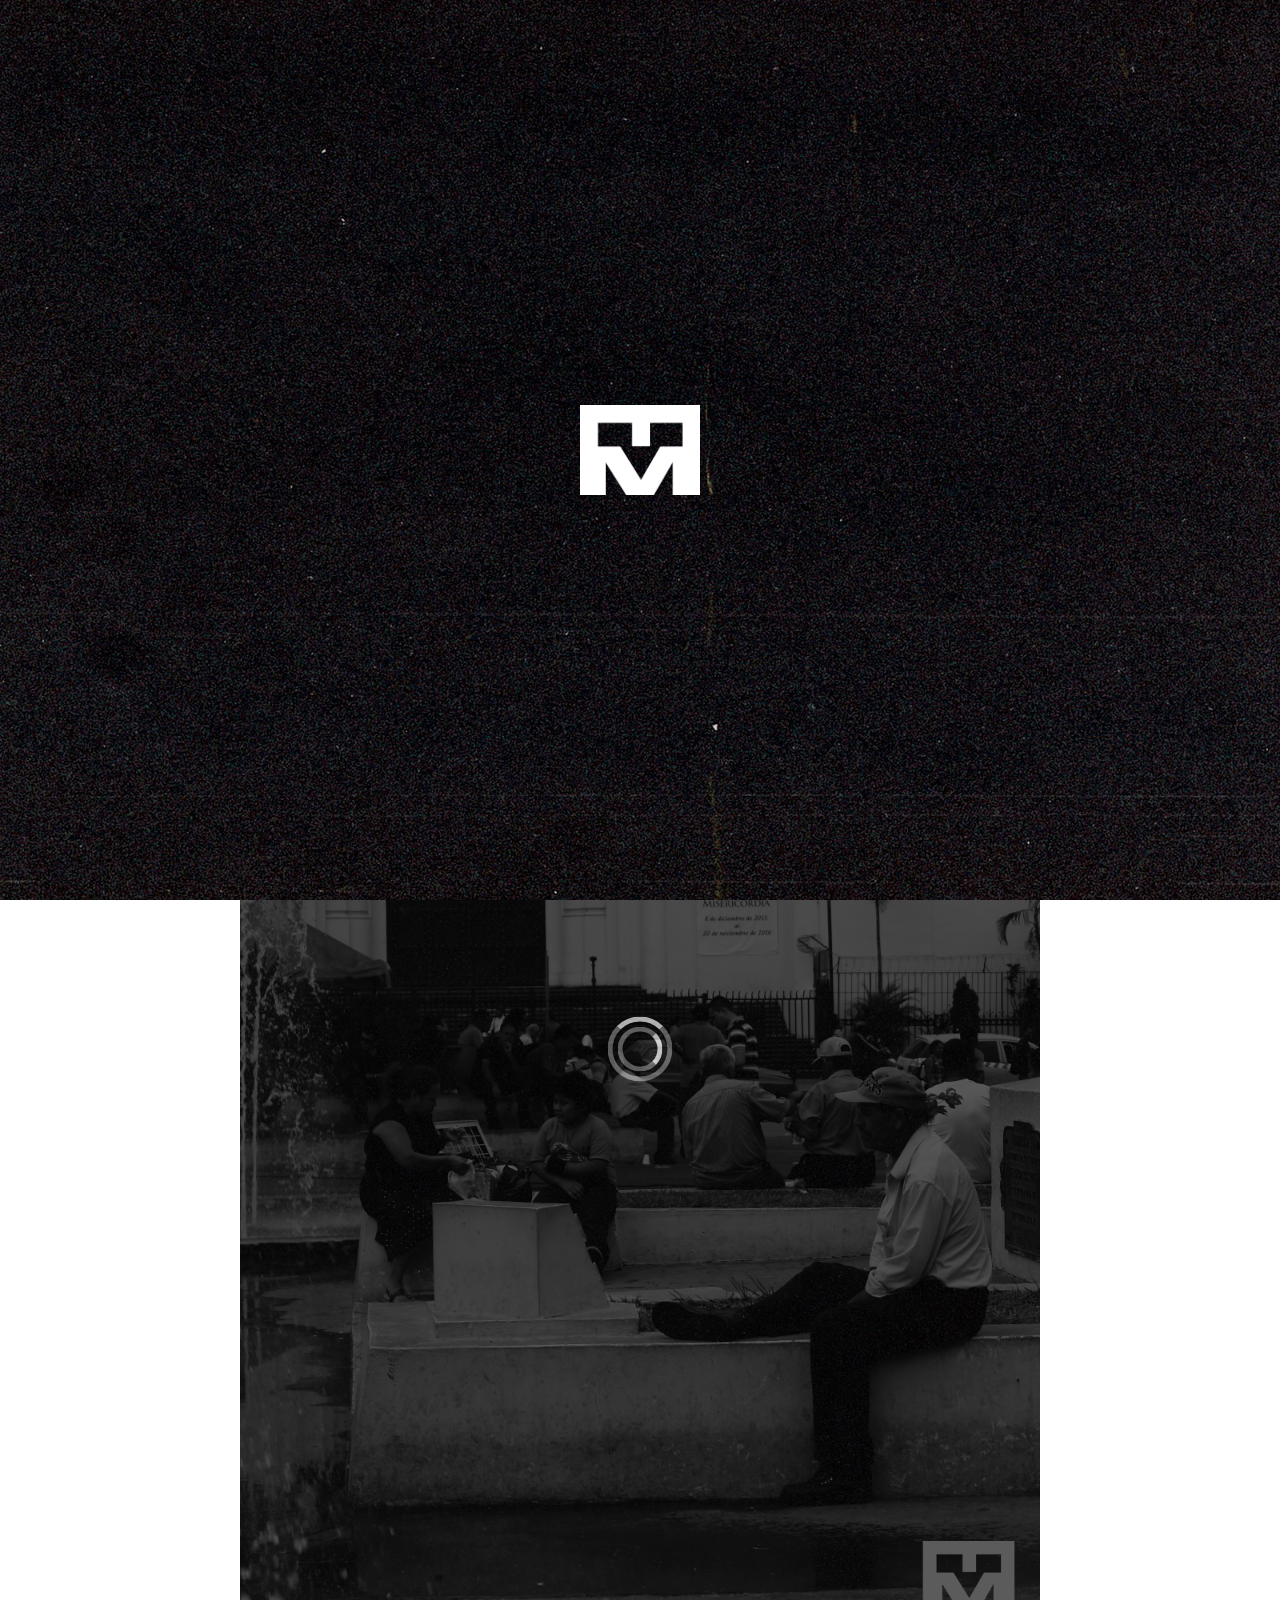
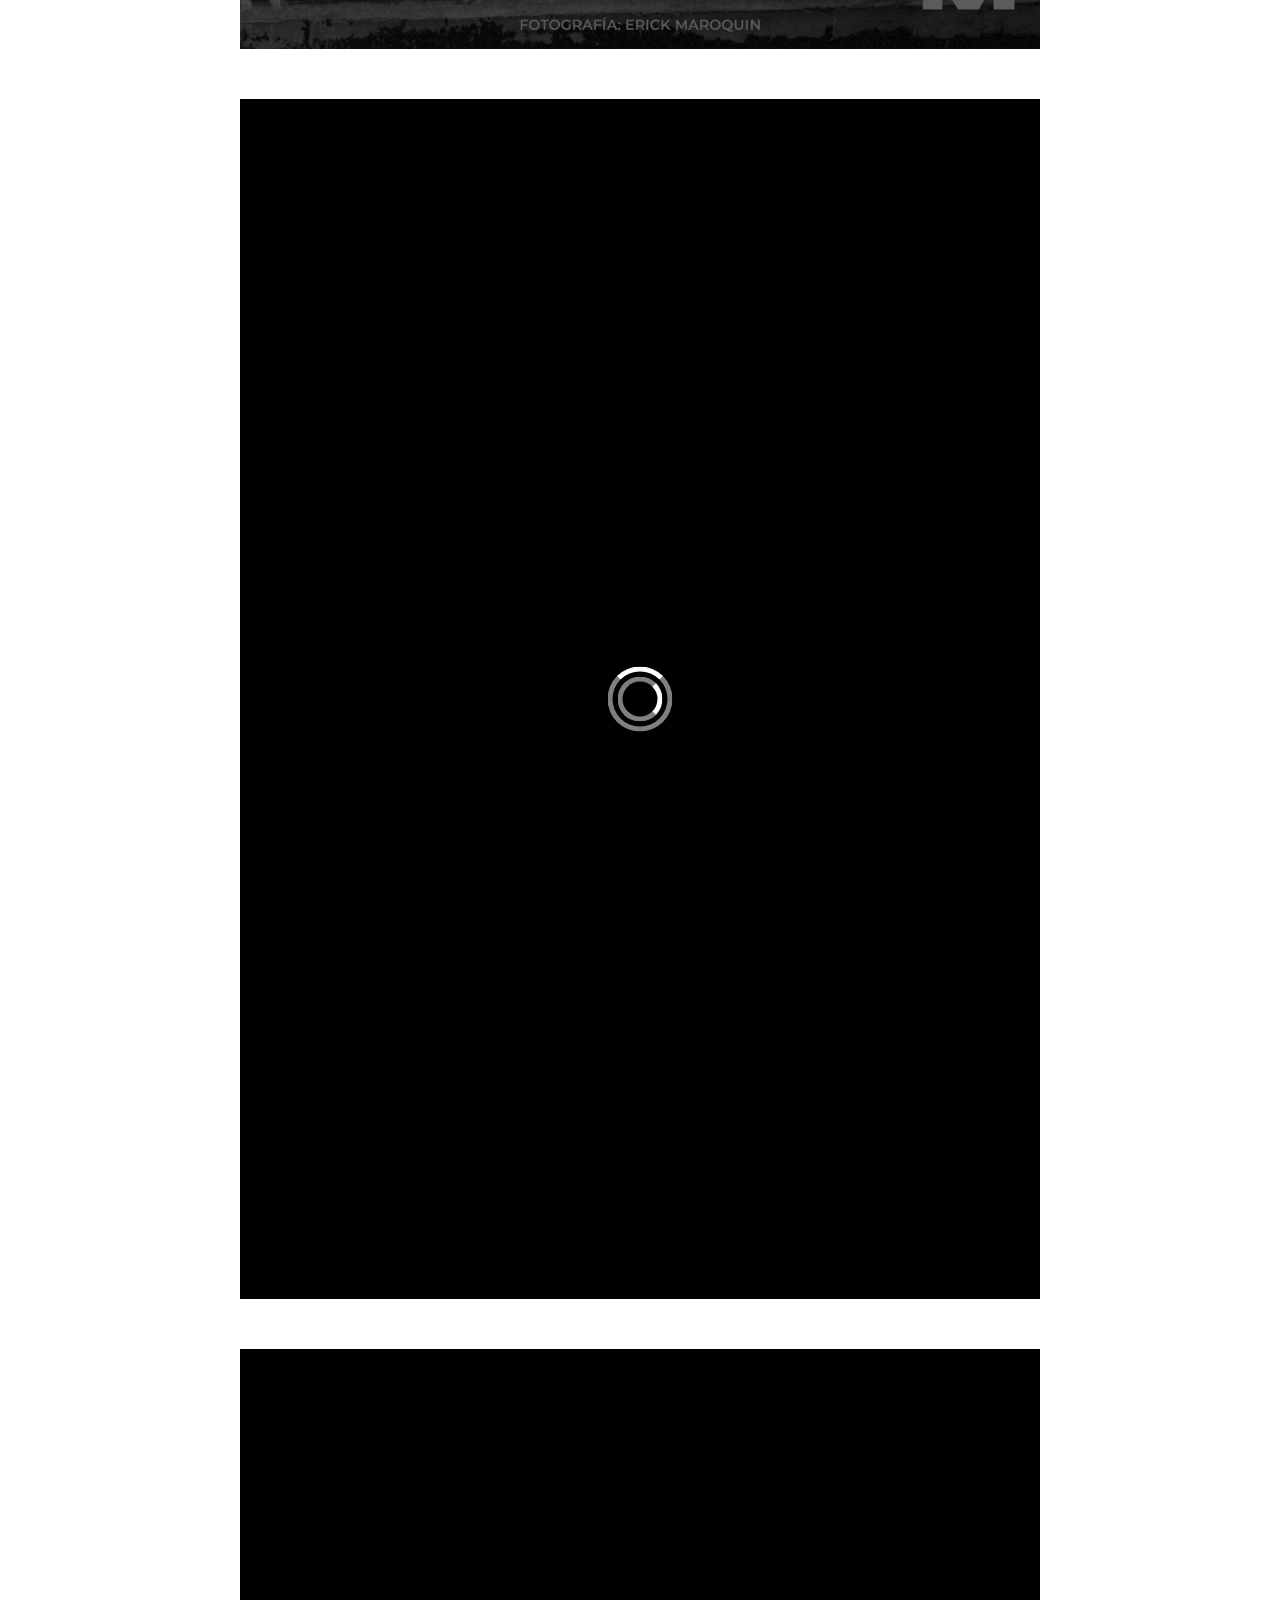
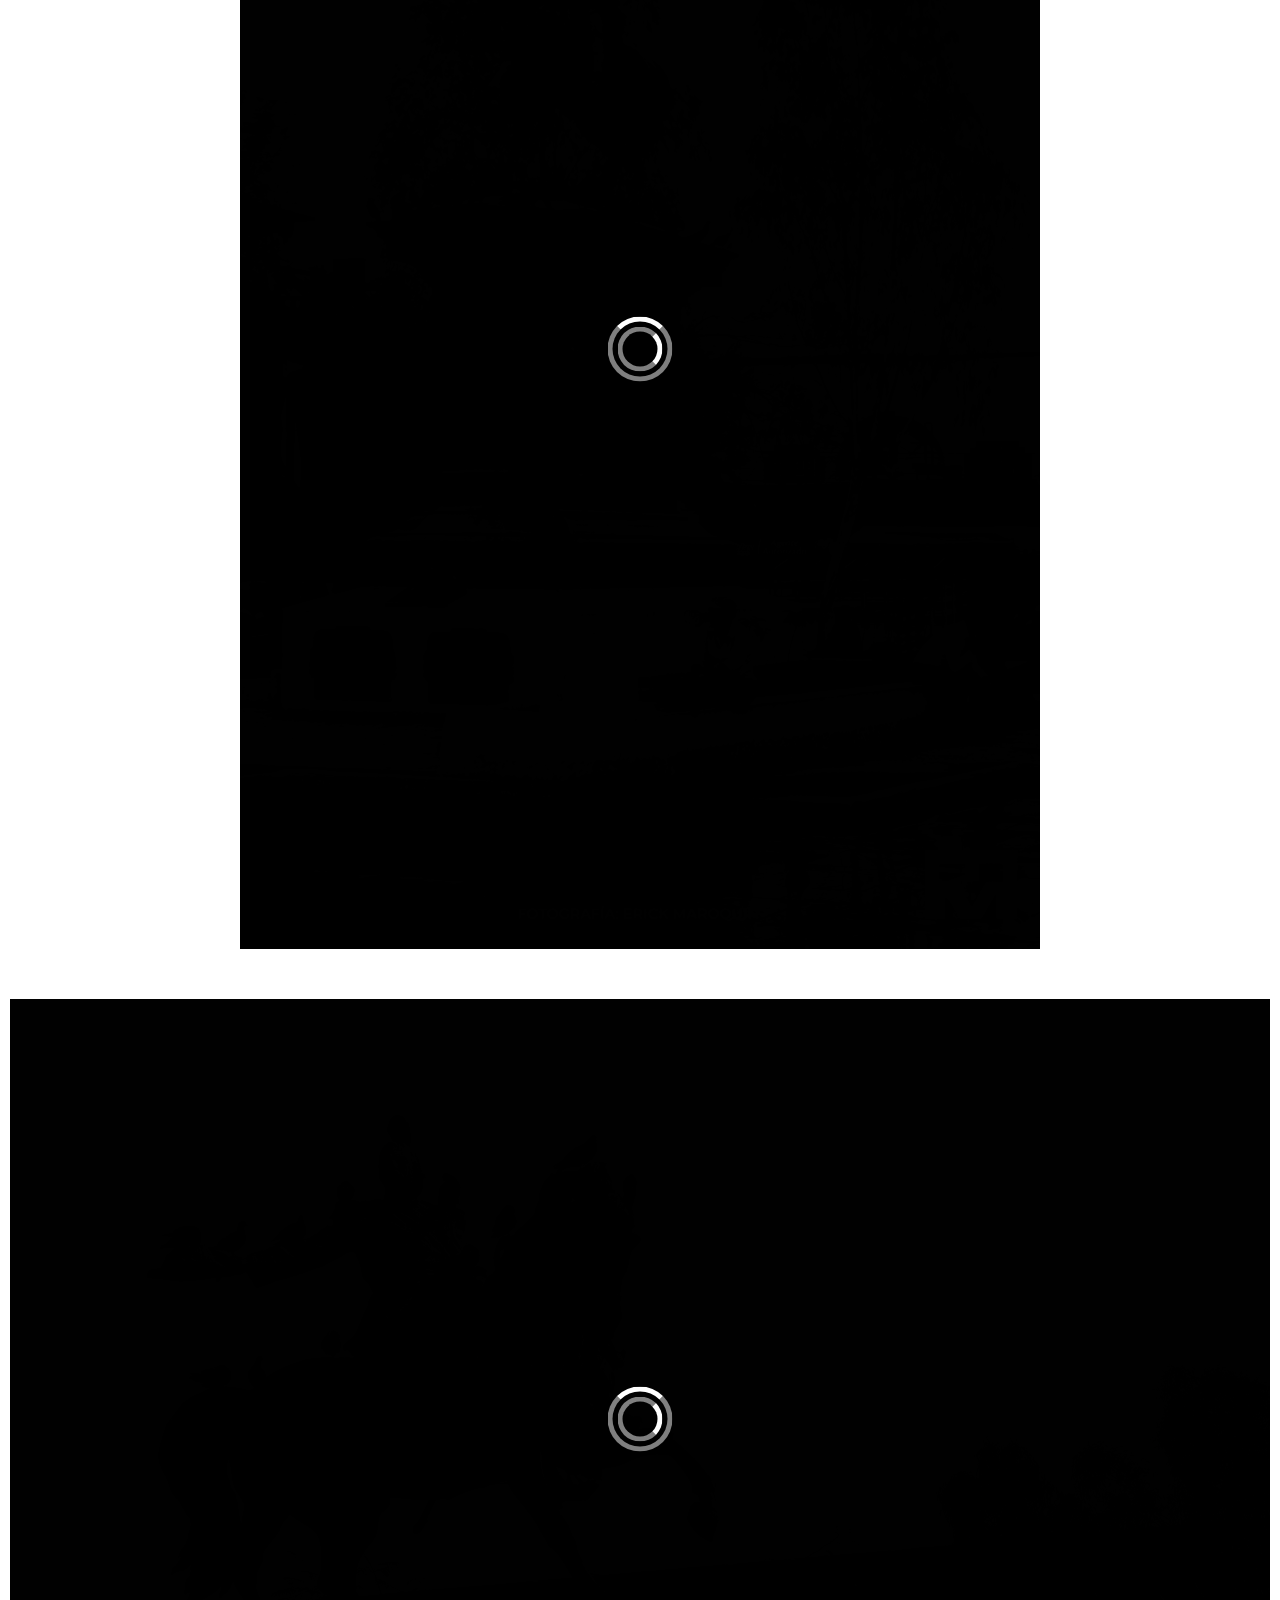
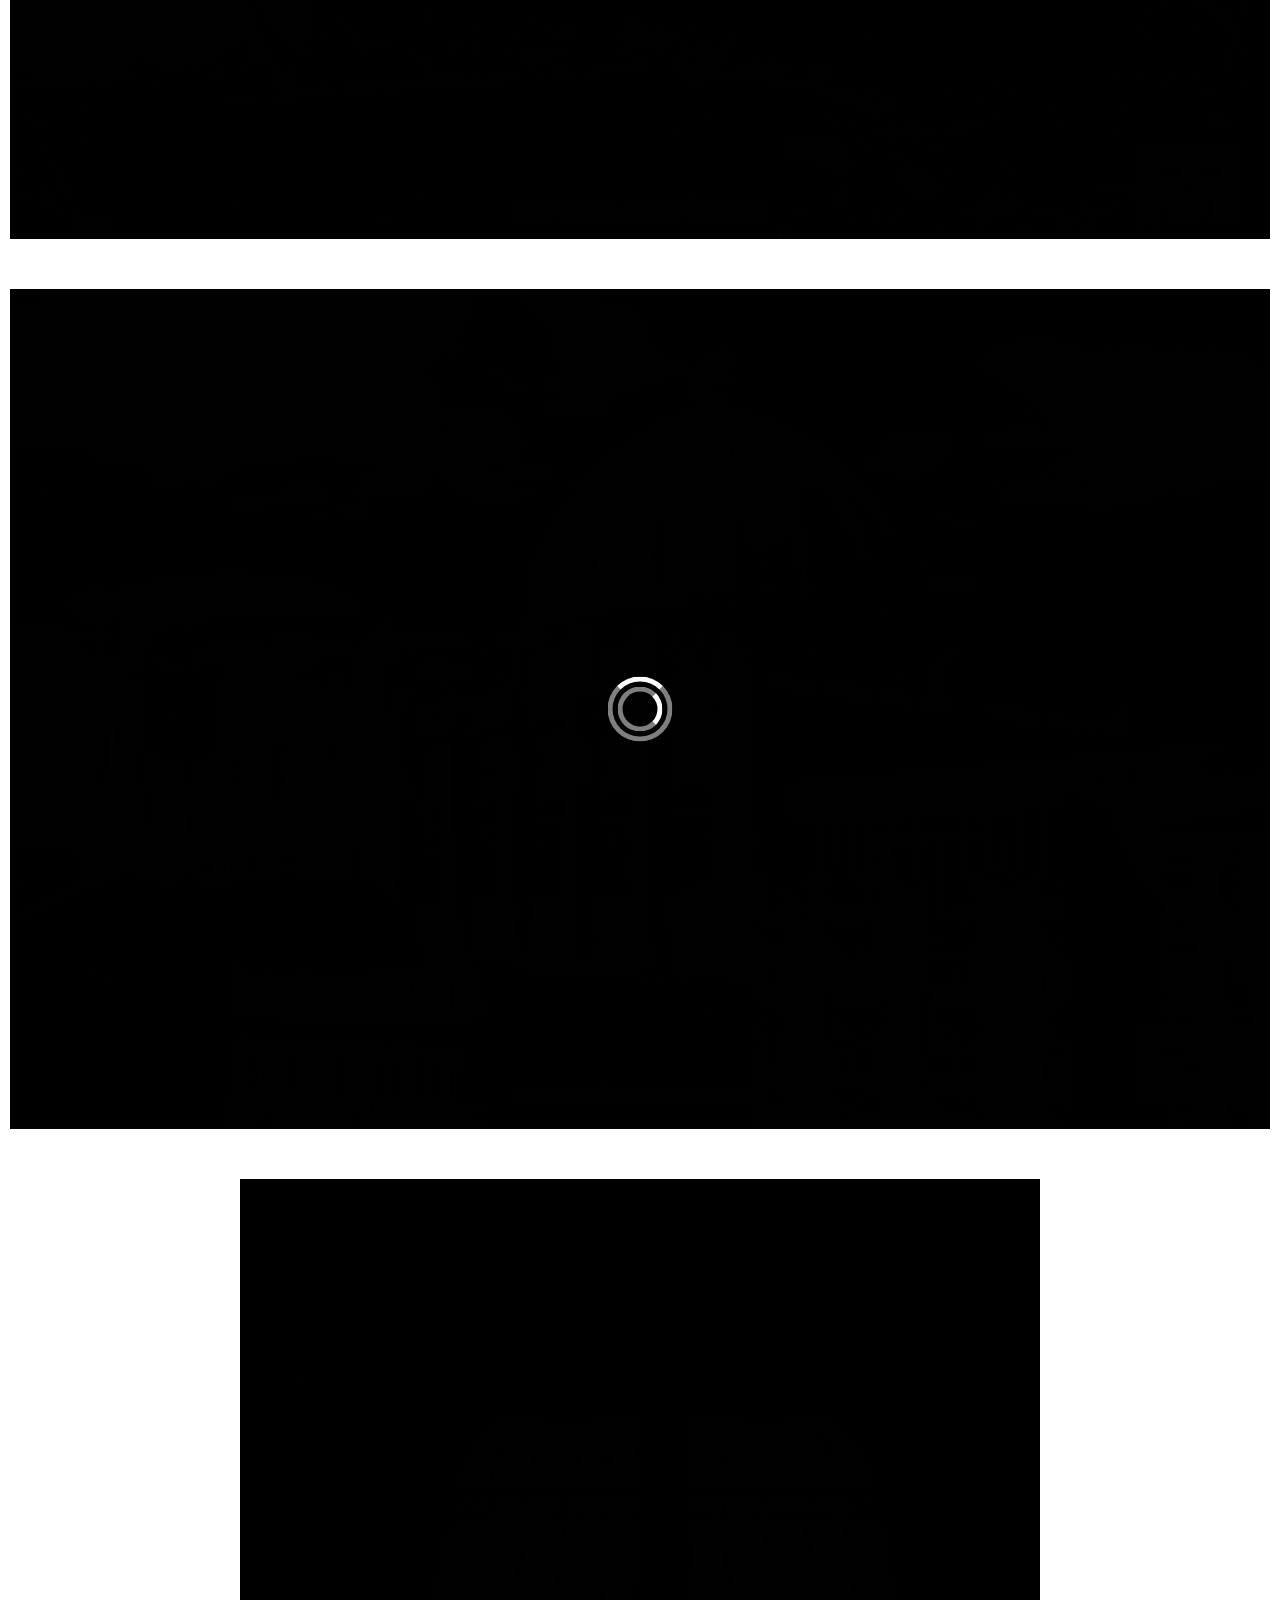
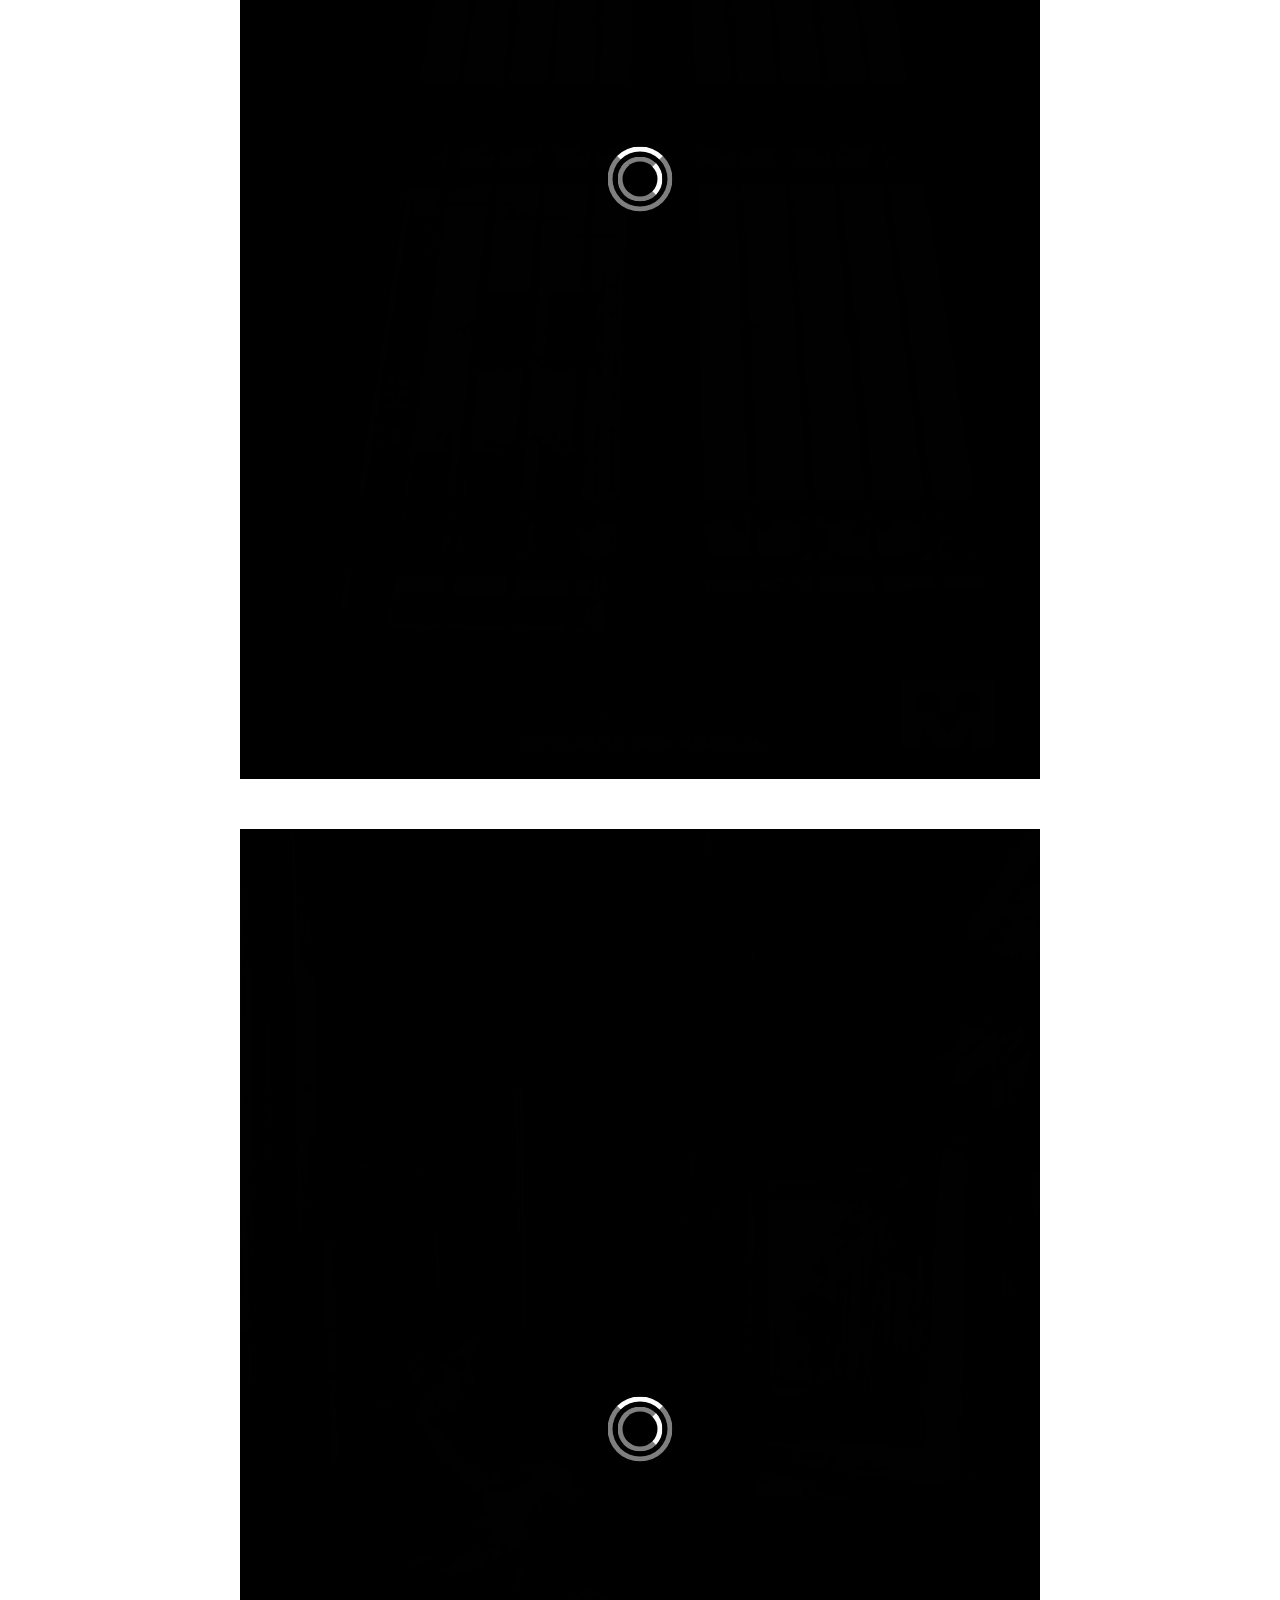
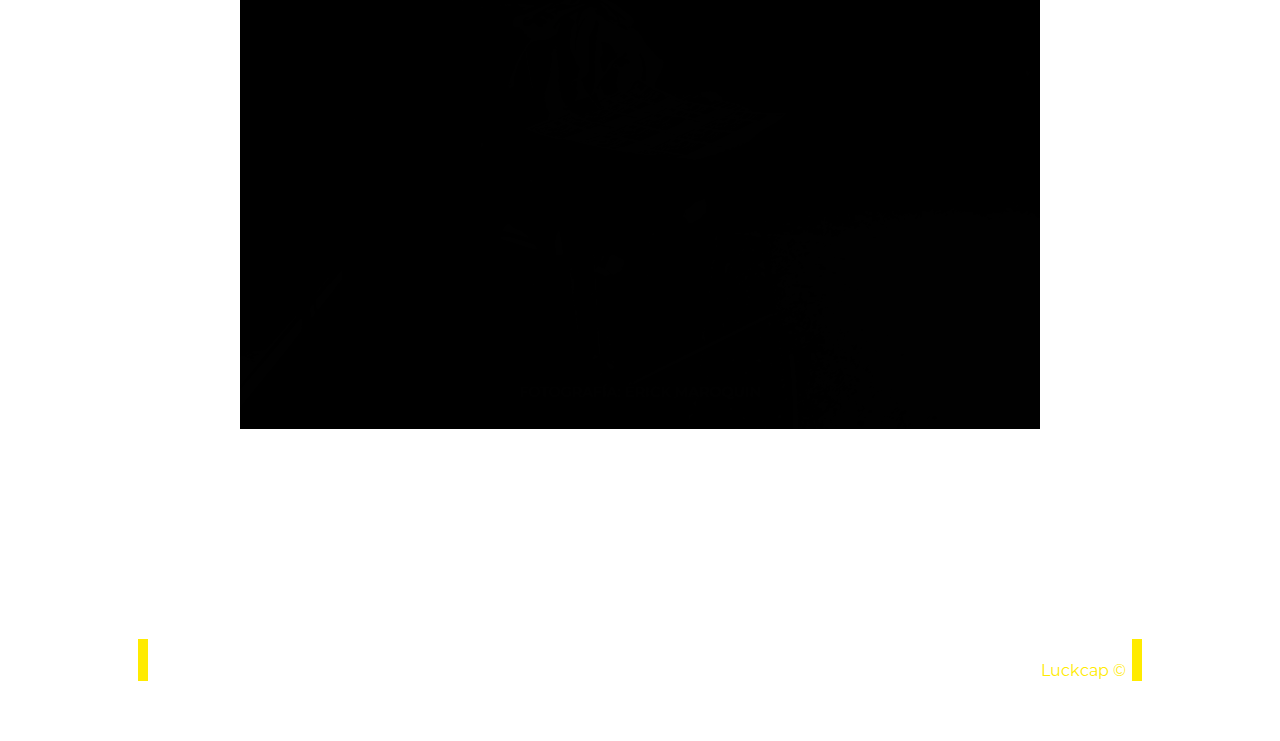
<file: projects/cat_two/p2.html>
<html lang="es"><head>
	<meta charset="UTF-8">
	<meta name="viewport" content="width=device-width, initial-scale=1.0">
	<title>La vida en blanco y negro | Erick Marroquin | Design Portfolio</title>
	<link rel="icon" type="image/png" href="https://emarroquindesign.github.io/img/logo_g.png">
	<script src="https://emarroquindesign.github.io/js/jquery-3.5.1.min.js"></script>
	<!----------------------------------------------------->
	<script src="https://emarroquindesign.github.io/js/slidebox.js"></script>
	<link rel="stylesheet" href="https://emarroquindesign.github.io/css/slidebox.css">
	<!----------------------------------------------------->
	<script src="https://emarroquindesign.github.io/js/pro.js"></script>
	<link rel="stylesheet" href="https://emarroquindesign.github.io/css/icon/css/wozd.css">
	<link rel="stylesheet" href="https://emarroquindesign.github.io/css/pro.css">
</head>
<body>

	<div class="loader">
		<div class="cnt_loader">
			<div class="img_load">
				<div class="c_load_c">
					<img class="load_c" src="https://emarroquindesign.github.io/img/logo.png" alt="">
				</div>
				<img src="https://emarroquindesign.github.io/img/logo_g.png" alt="" class="load_i">
			</div>
		</div>
	</div>
	<div class="disspear"></div>

	<div class="cnt_achor_to_top">
		<div class="anchor_to_top">
			<div class="anchor_totop_arrow"></div>
		</div>
	</div>

	<div class="header">
		<ul class="menu">
			<li><a href="https://emarroquindesign.github.io/" attr-locallink="true">INICIO</a></li>
			<li><a href="https://emarroquindesign.github.io/#content_4" attr-locallink="true">PORTFOLIO</a></li>
			<li><a href="https://emarroquindesign.github.io/multimedia" attr-locallink="true">REGRESAR A MULTIMEDIA</a></li>
		</ul>
		<a href="https://emarroquindesign.github.io/" class="other_menu_info link_anchor" attr-locallink="true">ERICK MARROQUÍN</a>
	</div>

	<div class="hide_menu">
		<div class="hd_mn_head">
			<a href="https://emarroquindesign.github.io/" class="a_logo_hdmn link_anchor">ERICK MARROQUÍN</a>
			<button class="a_bars_hdmn">
				<span></span>
				<span></span>
				<span></span>
			</button>
		</div>
		<div class="cnt_menu_hd_mn">
			<ul class="menu_hd_mn">
				<li><a href="https://emarroquindesign.github.io/" attr-locallink="true">INICIO</a></li>
				<li><a href="https://emarroquindesign.github.io/#content_4" attr-locallink="true">PORTFOLIO</a></li>
				<li><a href="https://emarroquindesign.github.io/multimedia" attr-locallink="true">REGRESAR A MULTIMEDIA</a></li>
			</ul>
		</div>
	</div>

	<div class="content">
		<div class="info_project">
			<h1 class="title_pro">La vida en blanco y negro</h1>
			<ul class="subinfo_pro">
				<li><b>Cliente:</b> Proyecto de cátedra.</li>
				<li><b>Categoría:</b> Proyecto de cátedra.</li>
				<li><b>Proyecto:</b> Fotografía.</li>
				<li><b>Programas:</b> Photoshop | Lightroom</li>
				<li><b>Año:</b> 2018</li>
			</ul>
			<p class="summary_pro"><b>Resumen:</b> Recopilación fotográfica de un día en el Centro Histórico de San Salvador. Desde lugares hasta personas, agregando un toque retro a la fotografía.</p>
		</div>

		<div class="all_images_content all_img_cntt_break">
									<div class="cnt_images_pro">
							<div class="subcnt_img subcnt_img_or_vertical">
								<div class="pre_img_loader">
									<div class="loader_image"><div></div></div>
								</div>
																<div class="subcnt_s_img_pro">
									<img src="https://emarroquindesign.github.io/img/bucket/multimedia/la-vida-en-blanco-y-negro/a.jpg" class="img_project img_pro_o_vertical">
								</div>
							</div>
						</div>
									<div class="cnt_images_pro">
							<div class="subcnt_img subcnt_img_or_vertical">
								<div class="pre_img_loader">
									<div class="loader_image"><div></div></div>
								</div>
																<div class="subcnt_s_img_pro">
									<img src="https://emarroquindesign.github.io/img/bucket/multimedia/la-vida-en-blanco-y-negro/b.jpg" class="img_project img_pro_o_vertical">
								</div>
							</div>
						</div>
									<div class="cnt_images_pro">
							<div class="subcnt_img subcnt_img_or_vertical">
								<div class="pre_img_loader">
									<div class="loader_image"><div></div></div>
								</div>
																<div class="subcnt_s_img_pro">
									<img src="https://emarroquindesign.github.io/img/bucket/multimedia/la-vida-en-blanco-y-negro/c.jpg" class="img_project img_pro_o_vertical">
								</div>
							</div>
						</div>
									<div class="cnt_images_pro">
							<div class="subcnt_img subcnt_img_or_horizontal">
								<div class="pre_img_loader">
									<div class="loader_image"><div></div></div>
								</div>
																<div class="subcnt_s_img_pro">
									<img src="https://emarroquindesign.github.io/img/bucket/multimedia/la-vida-en-blanco-y-negro/d.jpg" class="img_project img_pro_o_horizontal">
								</div>
							</div>
						</div>
									<div class="cnt_images_pro">
							<div class="subcnt_img subcnt_img_or_horizontal">
								<div class="pre_img_loader">
									<div class="loader_image"><div></div></div>
								</div>
																<div class="subcnt_s_img_pro">
									<img src="https://emarroquindesign.github.io/img/bucket/multimedia/la-vida-en-blanco-y-negro/e.jpg" class="img_project img_pro_o_horizontal">
								</div>
							</div>
						</div>
									<div class="cnt_images_pro">
							<div class="subcnt_img subcnt_img_or_vertical">
								<div class="pre_img_loader">
									<div class="loader_image"><div></div></div>
								</div>
																<div class="subcnt_s_img_pro">
									<img src="https://emarroquindesign.github.io/img/bucket/multimedia/la-vida-en-blanco-y-negro/f.jpg" class="img_project img_pro_o_vertical">
								</div>
							</div>
						</div>
									<div class="cnt_images_pro">
							<div class="subcnt_img subcnt_img_or_vertical">
								<div class="pre_img_loader">
									<div class="loader_image"><div></div></div>
								</div>
																<div class="subcnt_s_img_pro">
									<img src="https://emarroquindesign.github.io/img/bucket/multimedia/la-vida-en-blanco-y-negro/g.jpg" class="img_project img_pro_o_vertical">
								</div>
							</div>
						</div>
					</div>
	</div>

	<div class="footer">
		<div class="info_contact">
			<a href="mailto:emdesign7@hotmail.com">emdesign7@hotmail.com</a>
			<a href="tel:+50375344630">(+503 7534 4630)</a>
		</div>
		<div class="info_web">
			<p>EM Design © 2020</p>
			<p>Created at <a href="https://kemarroquin.github.io/" target="_blank">Luckcap ©</a></p>
		</div>
	</div>

	<div class="slidebox">
		<div class="slidebox_back"></div>
		<div class="slidebox_controls">
			<button class="sldbx_ctrls_close"></button>
			<button class="sldbx_ctrls_left"></button>
			<button class="sldbx_ctrls_right"></button>
		</div>
		<div class="slidebox_content"></div>	
	</div>
	

</body></html>
</file>
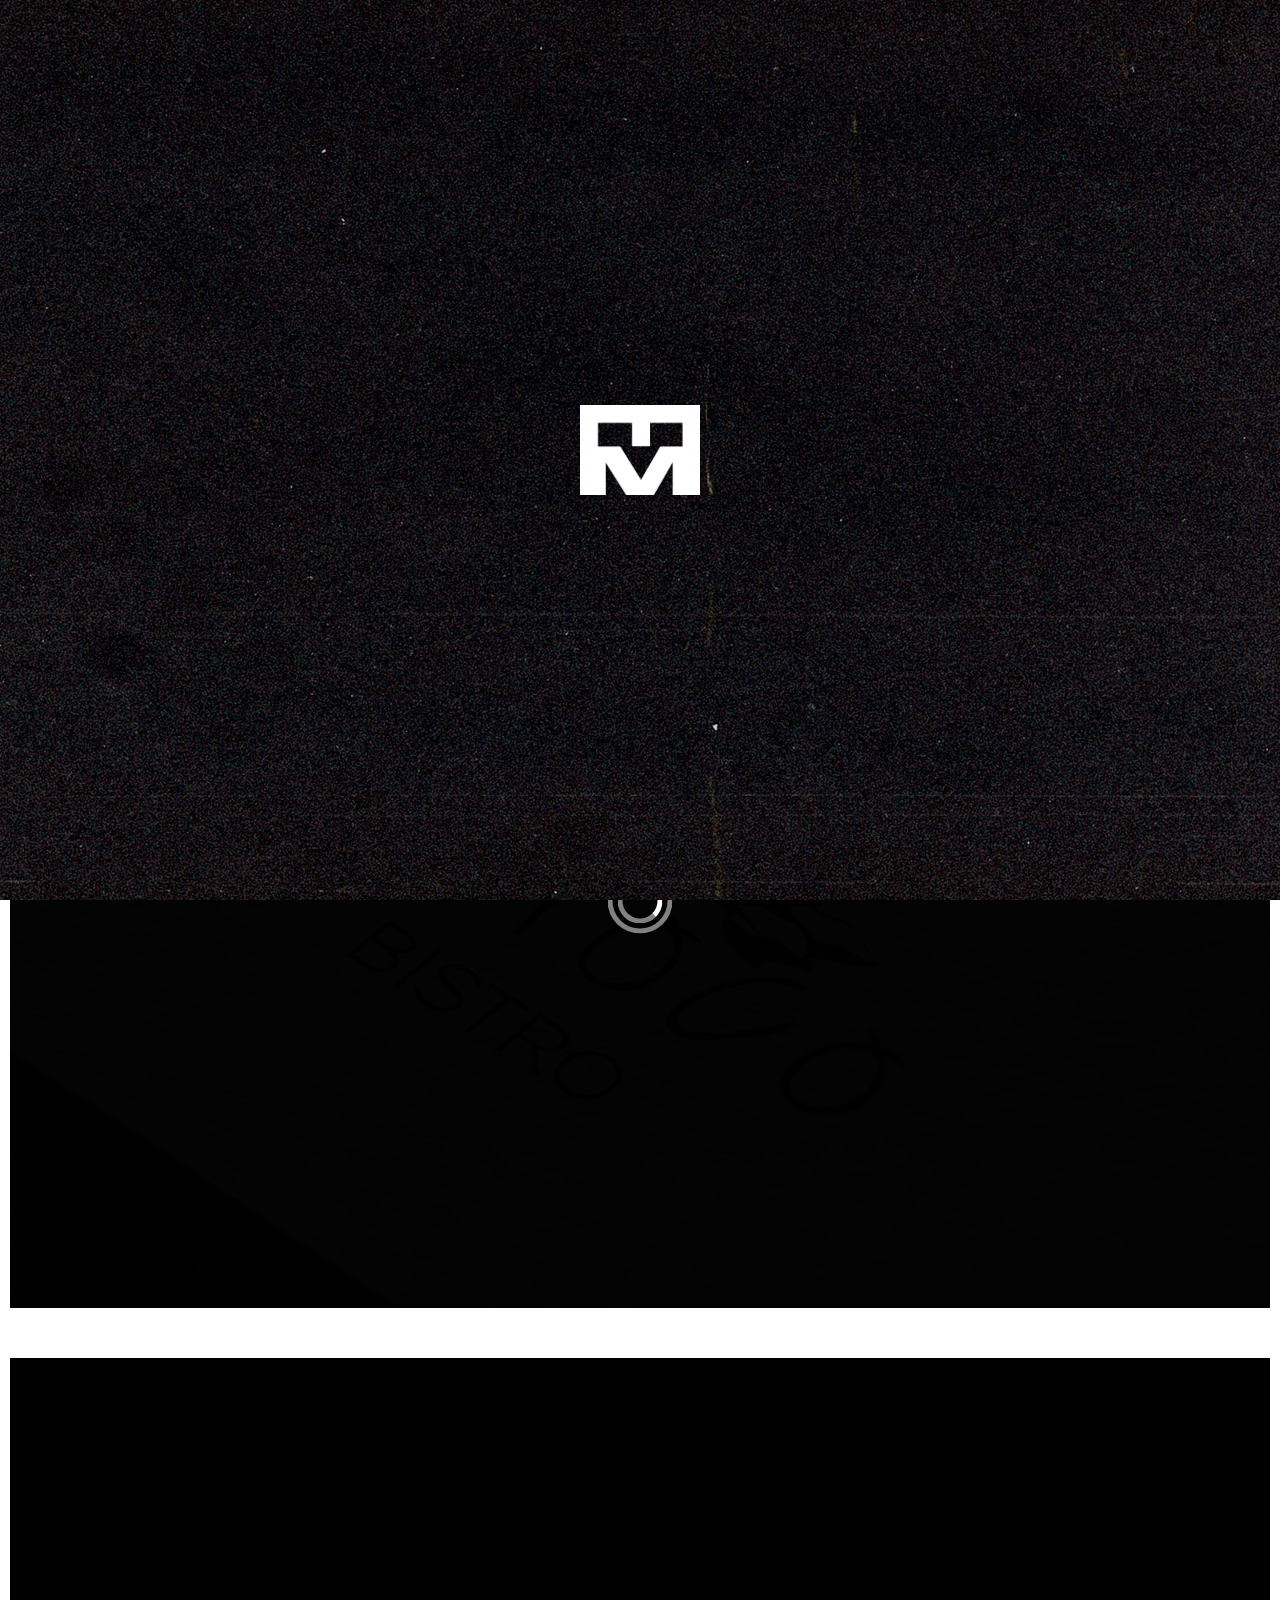
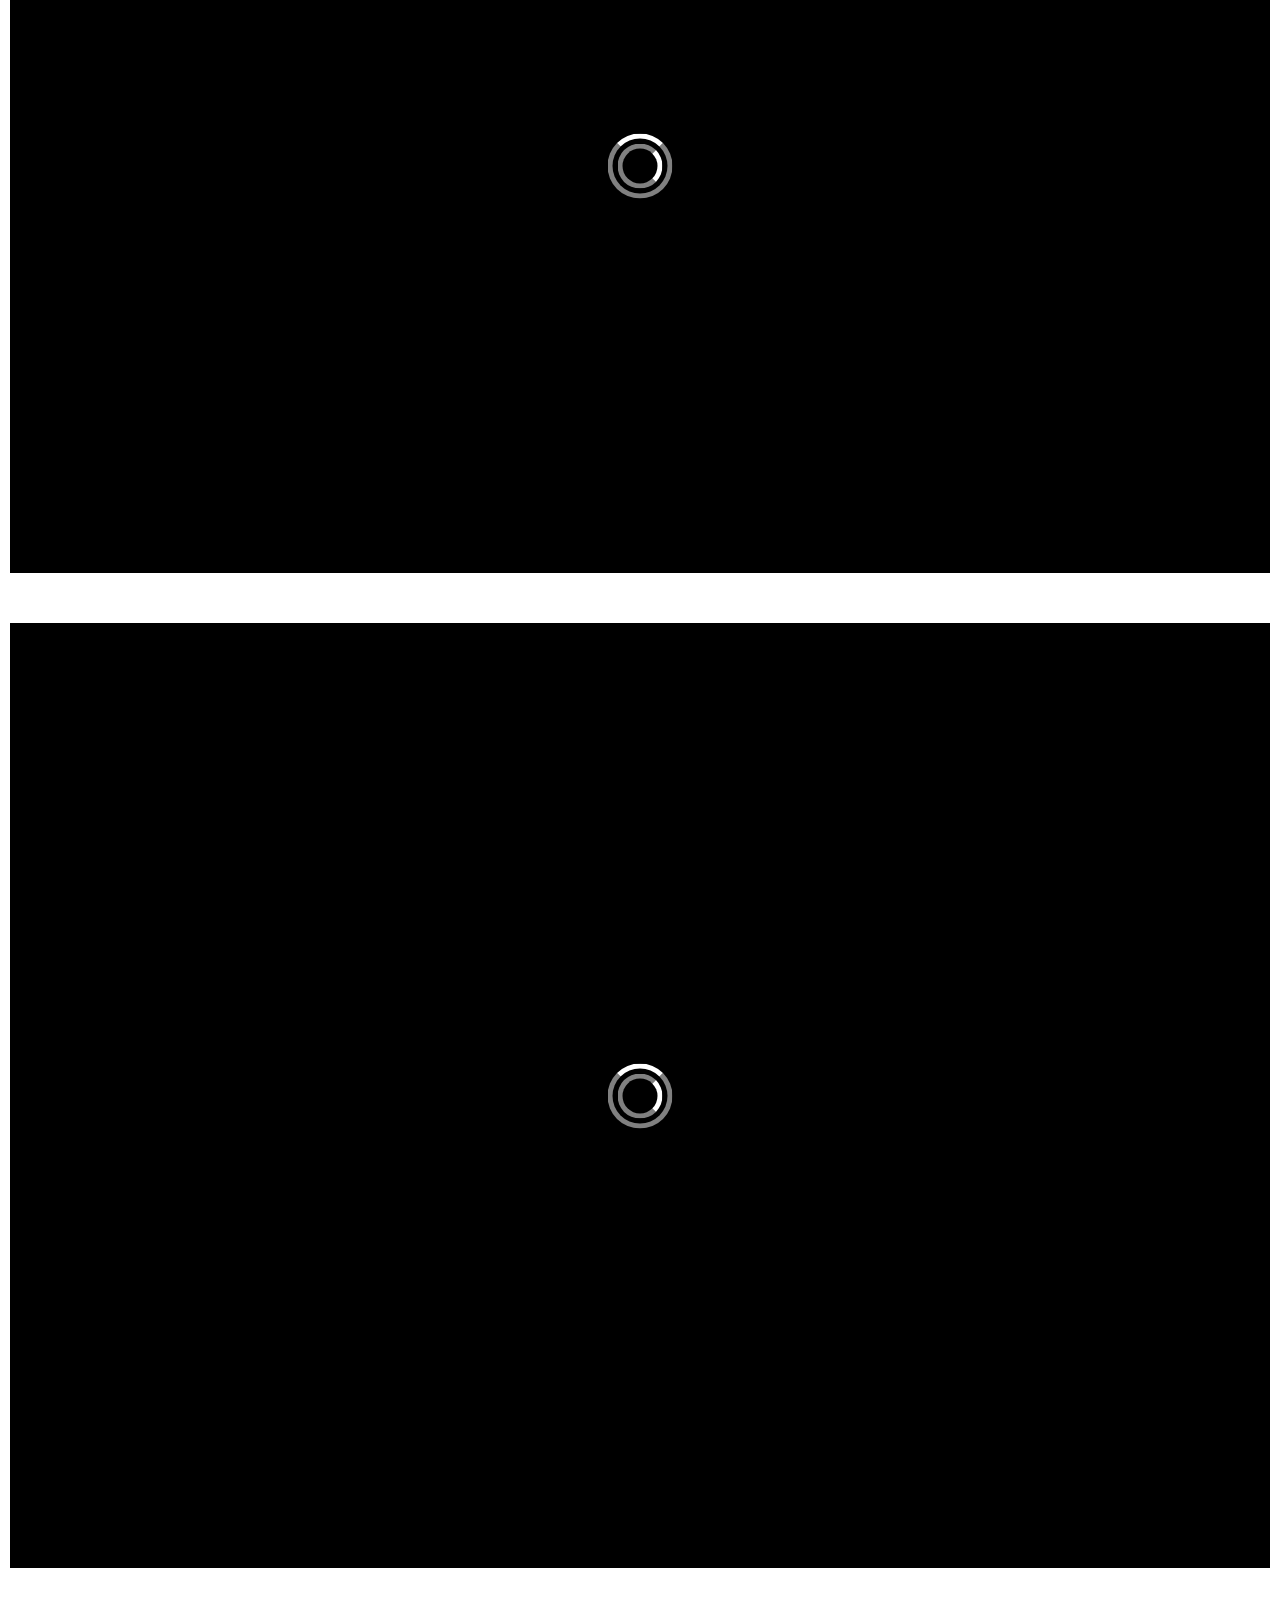
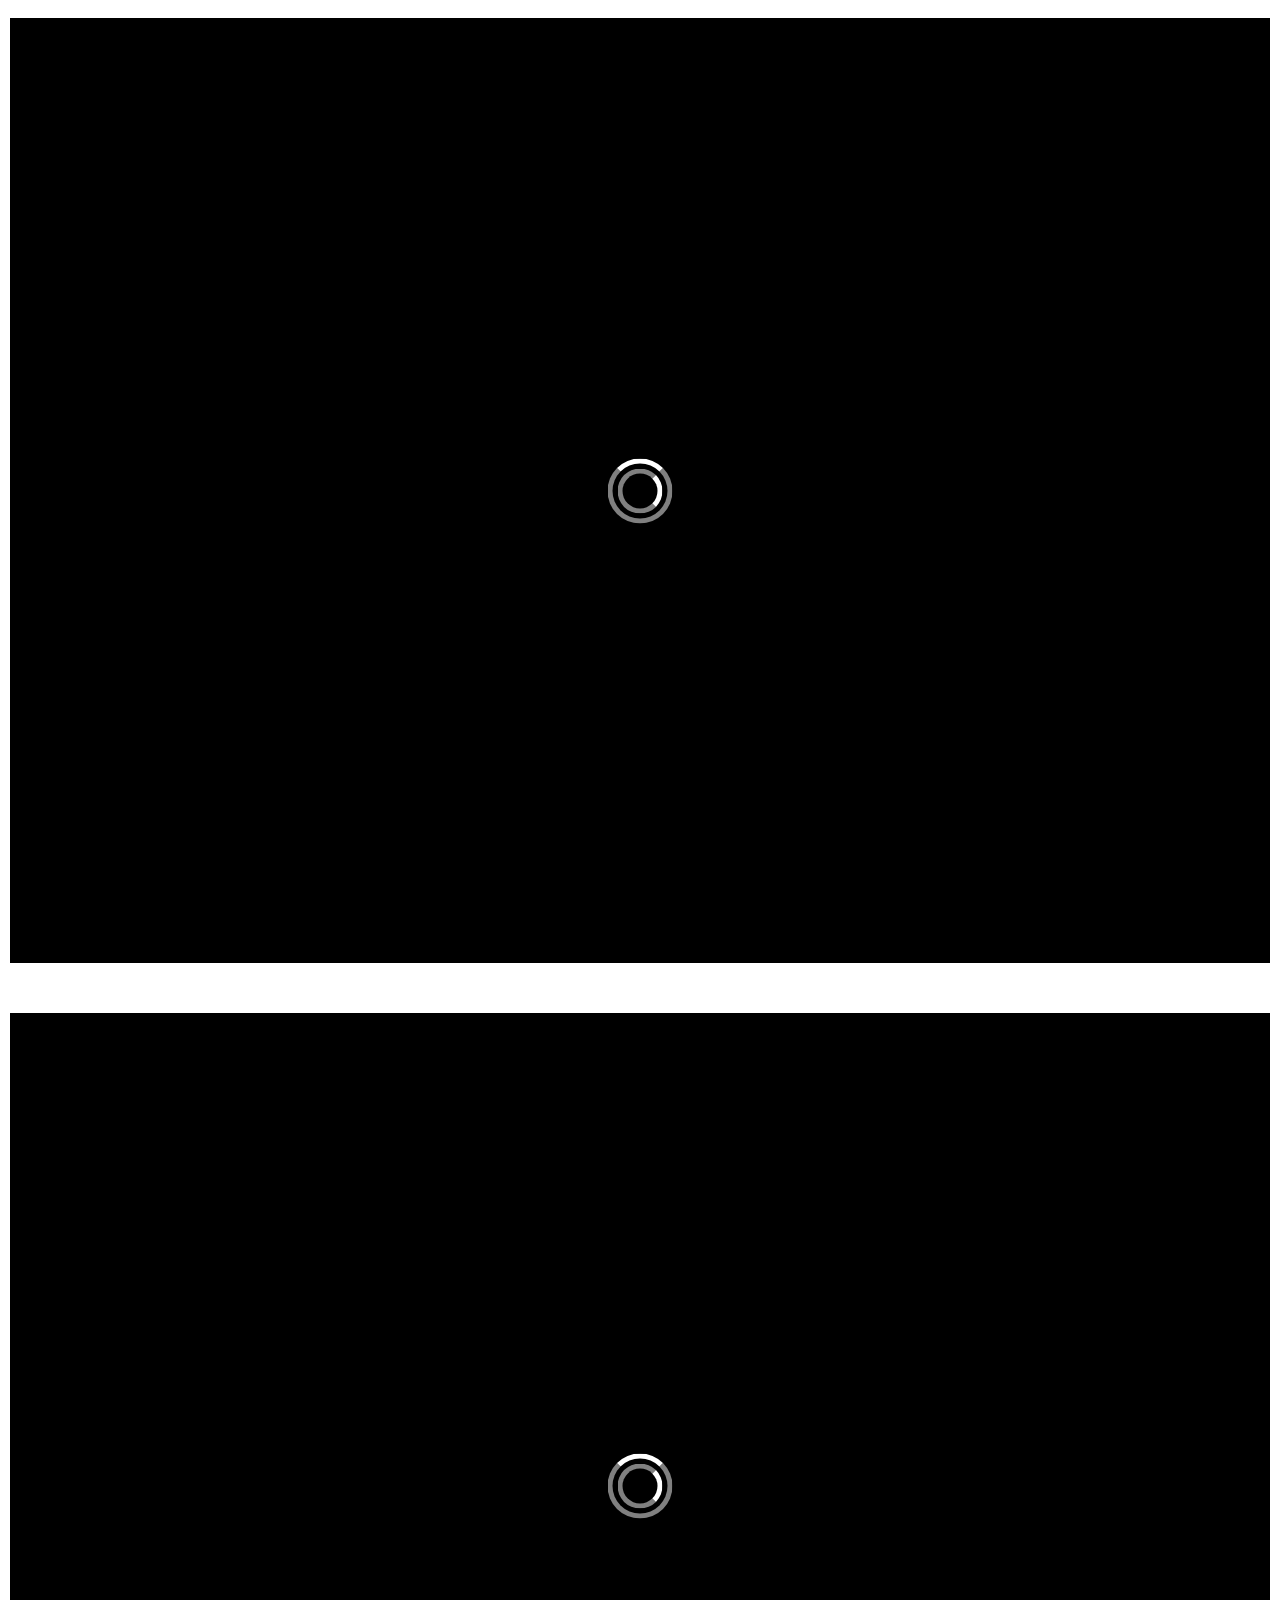
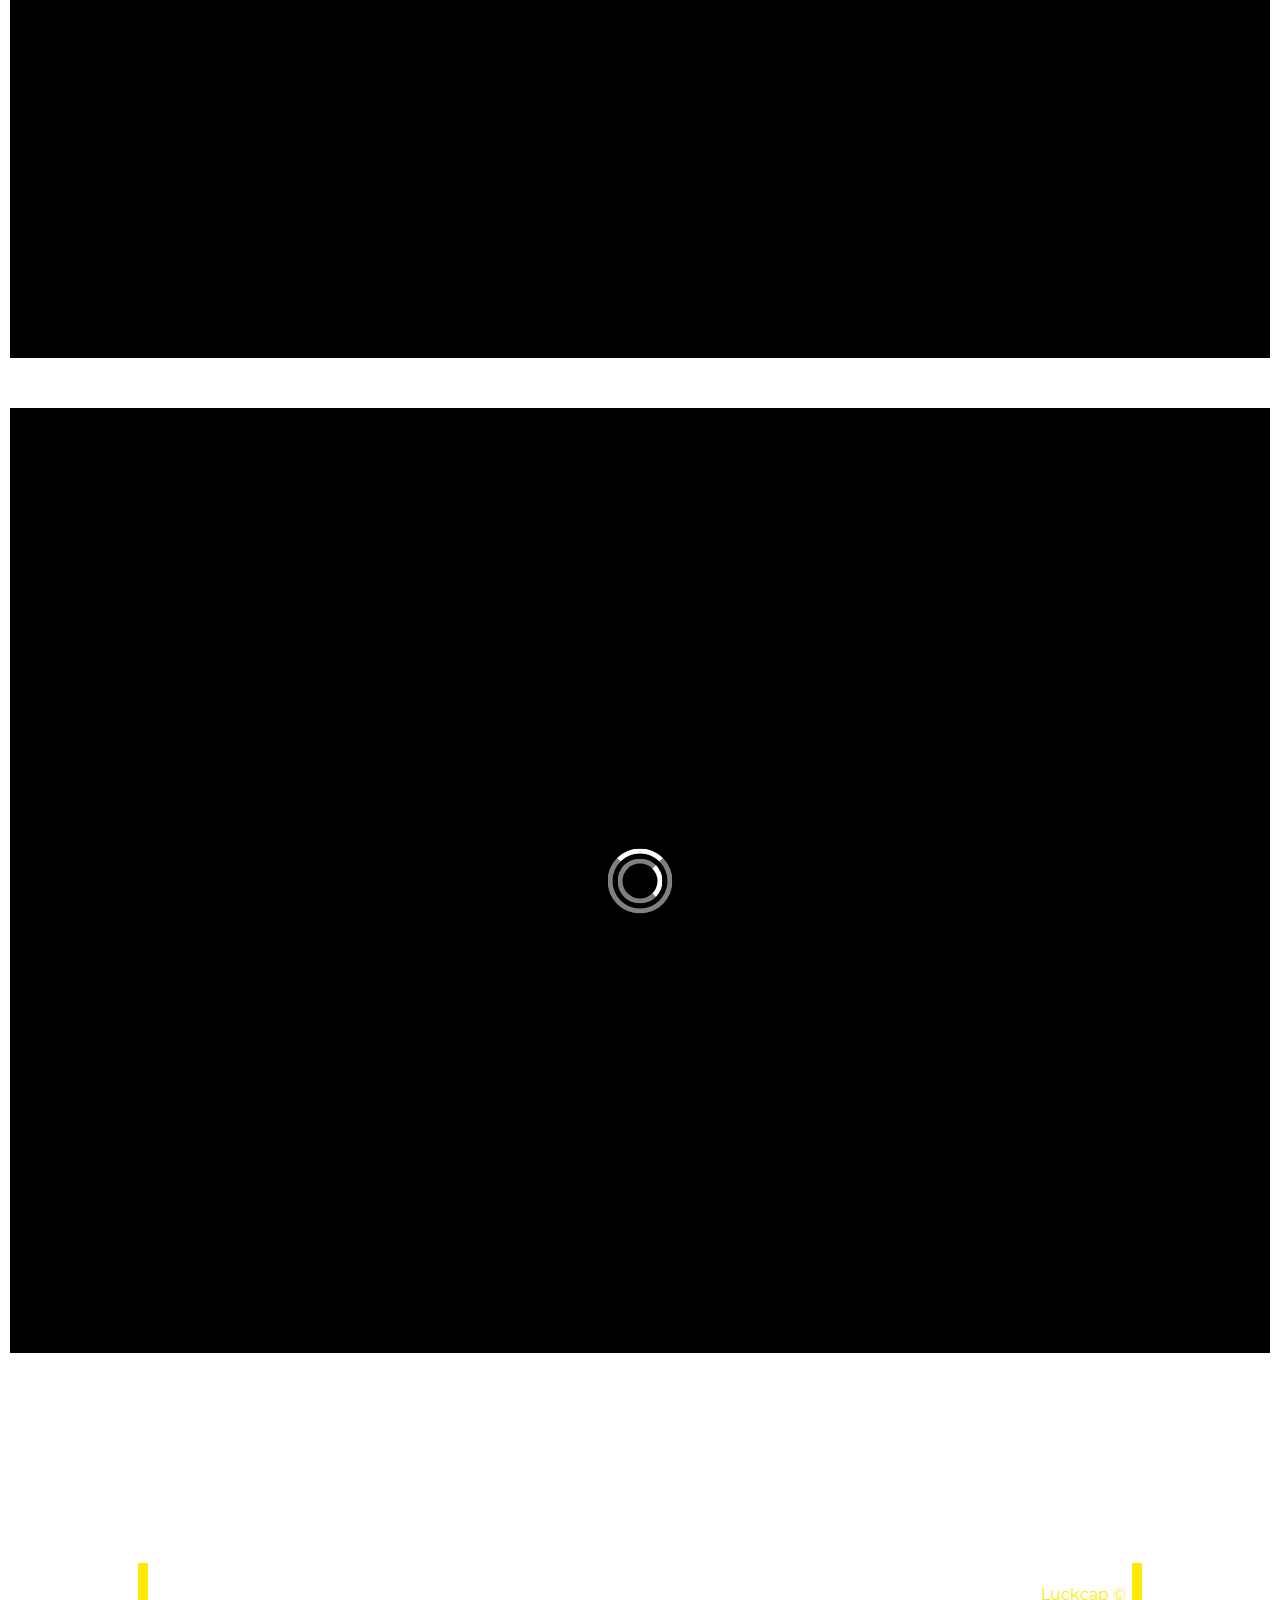
<file: projects/cat_two/p3.html>
<html lang="es"><head>
	<meta charset="UTF-8">
	<meta name="viewport" content="width=device-width, initial-scale=1.0">
	<title>Loroco Bistro | Erick Marroquin | Design Portfolio</title>
	<link rel="icon" type="image/png" href="https://emarroquindesign.github.io/img/logo_g.png">
	<script src="https://emarroquindesign.github.io/js/jquery-3.5.1.min.js"></script>
	<!----------------------------------------------------->
	<script src="https://emarroquindesign.github.io/js/slidebox.js"></script>
	<link rel="stylesheet" href="https://emarroquindesign.github.io/css/slidebox.css">
	<!----------------------------------------------------->
	<script src="https://emarroquindesign.github.io/js/pro.js"></script>
	<link rel="stylesheet" href="https://emarroquindesign.github.io/css/icon/css/wozd.css">
	<link rel="stylesheet" href="https://emarroquindesign.github.io/css/pro.css">
</head>
<body>

	<div class="loader">
		<div class="cnt_loader">
			<div class="img_load">
				<div class="c_load_c">
					<img class="load_c" src="https://emarroquindesign.github.io/img/logo.png" alt="">
				</div>
				<img src="https://emarroquindesign.github.io/img/logo_g.png" alt="" class="load_i">
			</div>
		</div>
	</div>
	<div class="disspear"></div>

	<div class="cnt_achor_to_top">
		<div class="anchor_to_top">
			<div class="anchor_totop_arrow"></div>
		</div>
	</div>

	<div class="header">
		<ul class="menu">
			<li><a href="https://emarroquindesign.github.io/" attr-locallink="true">INICIO</a></li>
			<li><a href="https://emarroquindesign.github.io/#content_4" attr-locallink="true">PORTFOLIO</a></li>
			<li><a href="https://emarroquindesign.github.io/multimedia" attr-locallink="true">REGRESAR A MULTIMEDIA</a></li>
		</ul>
		<a href="https://emarroquindesign.github.io/" class="other_menu_info link_anchor" attr-locallink="true">ERICK MARROQUÍN</a>
	</div>

	<div class="hide_menu">
		<div class="hd_mn_head">
			<a href="https://emarroquindesign.github.io/" class="a_logo_hdmn link_anchor">ERICK MARROQUÍN</a>
			<button class="a_bars_hdmn">
				<span></span>
				<span></span>
				<span></span>
			</button>
		</div>
		<div class="cnt_menu_hd_mn">
			<ul class="menu_hd_mn">
				<li><a href="https://emarroquindesign.github.io/" attr-locallink="true">INICIO</a></li>
				<li><a href="https://emarroquindesign.github.io/#content_4" attr-locallink="true">PORTFOLIO</a></li>
				<li><a href="https://emarroquindesign.github.io/multimedia" attr-locallink="true">REGRESAR A MULTIMEDIA</a></li>
			</ul>
		</div>
	</div>

	<div class="content">
		<div class="info_project">
			<h1 class="title_pro">Loroco Bistro</h1>
			<ul class="subinfo_pro">
				<li><b>Cliente:</b> Restaurante Loroco Bistro, La Libertad, El Salvador.</li>
				<li><b>Categoría:</b> Proyecto de cátedra.</li>
				<li><b>Proyecto:</b> Fotografía | Gestión de marca</li>
				<li><b>Programas:</b> Photoshop</li>
				<li><b>Año:</b> 2019</li>
			</ul>
			<p class="summary_pro"><b>Resumen:</b> Proyecto fotográfico y de gestión de marca para el restaurante Loroco Bistro, ubicado en La Libertad, El Salvador. El cliente solicitó fotografías de sus platillos principales, servidos y presentados a su manera, pues, este buscaba mantener la naturaleza de su estilo. Se hizo una gestión de marca, donde se agregaron elementos gráficos al branding ya existente para reforzarlo de cara al futuro.</p>
		</div>

		<div class="all_images_content all_img_cntt_break">
									<div class="cnt_images_pro">
							<div class="subcnt_img subcnt_img_or_horizontal">
								<div class="pre_img_loader">
									<div class="loader_image"><div></div></div>
								</div>
																<div class="subcnt_s_img_pro">
									<img src="https://emarroquindesign.github.io/img/bucket/multimedia/loroco-bistro/1.jpg" class="img_project img_pro_o_horizontal">
								</div>
							</div>
						</div>
									<div class="cnt_images_pro">
							<div class="subcnt_img subcnt_img_or_horizontal">
								<div class="pre_img_loader">
									<div class="loader_image"><div></div></div>
								</div>
																<div class="subcnt_s_img_pro">
									<img src="https://emarroquindesign.github.io/img/bucket/multimedia/loroco-bistro/2.jpg" class="img_project img_pro_o_horizontal">
								</div>
							</div>
						</div>
									<div class="cnt_images_pro">
							<div class="subcnt_img subcnt_img_or_horizontal">
								<div class="pre_img_loader">
									<div class="loader_image"><div></div></div>
								</div>
																<div class="subcnt_s_img_pro">
									<img src="https://emarroquindesign.github.io/img/bucket/multimedia/loroco-bistro/3.jpg" class="img_project img_pro_o_horizontal">
								</div>
							</div>
						</div>
									<div class="cnt_images_pro">
							<div class="subcnt_img subcnt_img_or_horizontal">
								<div class="pre_img_loader">
									<div class="loader_image"><div></div></div>
								</div>
																<div class="subcnt_s_img_pro">
									<img src="https://emarroquindesign.github.io/img/bucket/multimedia/loroco-bistro/4.jpg" class="img_project img_pro_o_horizontal">
								</div>
							</div>
						</div>
									<div class="cnt_images_pro">
							<div class="subcnt_img subcnt_img_or_horizontal">
								<div class="pre_img_loader">
									<div class="loader_image"><div></div></div>
								</div>
																<div class="subcnt_s_img_pro">
									<img src="https://emarroquindesign.github.io/img/bucket/multimedia/loroco-bistro/5.jpg" class="img_project img_pro_o_horizontal">
								</div>
							</div>
						</div>
									<div class="cnt_images_pro">
							<div class="subcnt_img subcnt_img_or_horizontal">
								<div class="pre_img_loader">
									<div class="loader_image"><div></div></div>
								</div>
																<div class="subcnt_s_img_pro">
									<img src="https://emarroquindesign.github.io/img/bucket/multimedia/loroco-bistro/6.jpg" class="img_project img_pro_o_horizontal">
								</div>
							</div>
						</div>
					</div>
	</div>

	<div class="footer">
		<div class="info_contact">
			<a href="mailto:emdesign7@hotmail.com">emdesign7@hotmail.com</a>
			<a href="tel:+50375344630">(+503 7534 4630)</a>
		</div>
		<div class="info_web">
			<p>EM Design © 2020</p>
			<p>Created at <a href="https://kemarroquin.github.io/" target="_blank">Luckcap ©</a></p>
		</div>
	</div>

	<div class="slidebox">
		<div class="slidebox_back"></div>
		<div class="slidebox_controls">
			<button class="sldbx_ctrls_close"></button>
			<button class="sldbx_ctrls_left"></button>
			<button class="sldbx_ctrls_right"></button>
		</div>
		<div class="slidebox_content"></div>	
	</div>
	

</body></html>
</file>
<file: css/icon/css/wozd.css>
@font-face {
  font-family: 'wozd';
  src: url('../font/wozd.eot?42020090');
  src: url('../font/wozd.eot?42020090#iefix') format('embedded-opentype'),
       url('../font/wozd.woff2?42020090') format('woff2'),
       url('../font/wozd.woff?42020090') format('woff'),
       url('../font/wozd.ttf?42020090') format('truetype'),
       url('../font/wozd.svg?42020090#wozd') format('svg');
  font-weight: normal;
  font-style: normal;
}
/* Chrome hack: SVG is rendered more smooth in Windozze. 100% magic, uncomment if you need it. */
/* Note, that will break hinting! In other OS-es font will be not as sharp as it could be */
/*
@media screen and (-webkit-min-device-pixel-ratio:0) {
  @font-face {
    font-family: 'wozd';
    src: url('../font/wozd.svg?42020090#wozd') format('svg');
  }
}
*/
 
 [class^="icon-"]:before, [class*=" icon-"]:before {
  font-family: "wozd";
  font-style: normal;
  font-weight: normal;
  speak: never;
 
  display: inline-block;
  text-decoration: inherit;
  width: 1em;
  margin-right: .2em;
  text-align: center;
  /* opacity: .8; */
 
  /* For safety - reset parent styles, that can break glyph codes*/
  font-variant: normal;
  text-transform: none;
 
  /* fix buttons height, for twitter bootstrap */
  line-height: 1em;
 
  /* Animation center compensation - margins should be symmetric */
  /* remove if not needed */
  margin-left: .2em;
 
  /* you can be more comfortable with increased icons size */
  /* font-size: 120%; */
 
  /* Font smoothing. That was taken from TWBS */
  -webkit-font-smoothing: antialiased;
  -moz-osx-font-smoothing: grayscale;
 
  /* Uncomment for 3D effect */
  /* text-shadow: 1px 1px 1px rgba(127, 127, 127, 0.3); */
}
 
.icon-netflix:before { content: '\e800'; } /* '' */
.icon-crunchyroll:before { content: '\e801'; } /* '' */
.icon-issuu:before { content: '\e802'; } /* '' */
.icon-youtube:before { content: '\f16a'; } /* '' */
.icon-instagram:before { content: '\f16d'; } /* '' */
.icon-behance:before { content: '\f1b4'; } /* '' */
.icon-twitter:before { content: '\f304'; } /* '' */
.icon-facebook:before { content: '\f308'; } /* '' */
</file>
<file: css/index.css>
@font-face {
    font-family: Montserrat;
    src: url(../font/Montserrat-Regular.otf);
}
@font-face {
    font-family: MontserratMedium;
    src: url(../font/Montserrat-Medium.otf);
}
@font-face {
    font-family: MontserratBold;
    src: url(../font/Montserrat-Bold.otf);
}


/***************************************************************/

*{
    margin: 0;
    padding: 0;
    -webkit-box-sizing: border-box;
    -moz-box-sizing: border-box;
    box-sizing: border-box;
}
body{
    font-family: "Montserrat";
    background-color: #0c0c0c;
    background: url("../img/bg.jpg");
    background-size: cover;
    background-attachment: fixed;
    background-position: center center;
    overflow-x: hidden;
    overflow-y: hidden;
    min-width: 300px;
}
a{
    display: block;
    text-decoration: none;
    cursor: pointer;
}
img{
    pointer-events: none;
    user-select: none;
}

/***************************************************************/


.loader{
    display: block;
    position: fixed;
    top: 0;
    left: 0;
    z-index: 9999;
    width: 100%;
    min-width: 300px;
    height: 100vh;
    min-width: 300px;
    background: #000;
}
.cnt_loader{
    background: url("../img/bg.jpg");
    background-size: cover;
    background-attachment: fixed;
    background-position: center center;
    display: flex;
    justify-content: center;
    align-items: center;
    width: 100%;
    height: 100%;
}
.img_load{
    display: block;
    position: relative;
    width: 120px;
}
.c_load_c{
    position: absolute;
    top: 0;
    left: 0;
    z-index: 2;
    overflow: hidden;
    width: 0%;
    transition: 2s all;
}
.c_load_c.active{
    width: 100%;
}
.load_c{
    display: block;
    width: 120px;
    object-fit: cover;
}
.load_i{
    display: block;
    position: relative;
    width: 120px;
    object-fit: cover;
}

.disspear{
    position: fixed;
    top: 0;
    left: 0;
    z-index: 9123;
    width: 100%;
    height: 100vh;
    background: url("../img/bg.jpg");
    background-size: cover;
    background-attachment: fixed;
    background-position: center center;
    display: flex;
    justify-content: center;
    align-items: center;
    display: none;
}

.cnt_achor_to_top{
    position: fixed;
    width: 40px;
    height: 40px;
    z-index: 7777;
    bottom: 10px;
    right: 35px;
    display: none;
    cursor: pointer;
}
.anchor_to_top{
    width: 40px;
    height: 40px;
    background: rgba(0,0,0,.5);
    display: flex;
    justify-content: center;
    align-items: center;
    overflow: hidden;
    border-radius: 5px;
    border: 1px solid #fff;
    padding-top: 5px;
}
.anchor_totop_arrow{
    display: block;
    width: 10px;
    height: 10px;
    border-top: 2px solid #fff;
    border-right: 2px solid #fff;
    transform: rotate(-45deg);
    background: transparent;
}

/***************************************************************/

.header{
    display: flex;
    justify-content: space-between;
    align-items: center;
    width: 100%;
    height: 60px;
    position: absolute;
    z-index: 100;
    left: 0;
    top: 70px;
    padding: 5px 100px;
}
.menu{
    display: flex;
    justify-content: center;
    align-items: center;
    height: 100%;
    list-style: none;
}
.menu li{
    display: block;
    margin: 0px 25px;
}
.menu li a{
    display: block;
    padding: 2px;
    text-decoration: none;
    color: #fff;
    font-family: "Montserrat";
    font-weight: normal;
    font-size: 15px;
}

.other_menu_info{
    height: 100%;
    display: flex;
    align-items: center;
    text-decoration: none;
    color: #fff;
    font-family: "Montserrat";
    font-weight: normal;
    font-size: 15px;
    font-weight: bold;
    padding: 2px;
}

.header.sticky{
    position: fixed!important;
    top: 0;
    height: 40px;
    background: rgba(0,0,0,.5);
    transition: .5s background;
}

/***************************************************************/

.content{
    display: block;
    min-width: 300px;
    width: 100%;
    height: 100vh;
    position: relative;
    padding: 5px;
}

/***************************************************************/

.content_1{
    display: flex;
    justify-content: center;
    align-items: center;
    position: relative;
}

.cnt_logo{
    display: flex;
    justify-content: center;
    width: 200px;
    position: relative;
}
.logo{
    display: block;
    width: 120px;
    object-fit: cover;
    position: relative;
    z-index: 1;
}
.cnt_logo p{
    display: block;
    width: 100%;
    position: absolute;
    z-index: 2;
    bottom: -80px;
    left: 0;
    font-size: 15px;
    font-family: "MontserratMedium";
    color: #fff;
    text-align: center;
}

.btn_see_down{
    display: block;
    position: absolute;
    left: 50%;
    bottom: 25px;
    transform: translateX(-50%);
    width: 30px;
    height: 60px;
    background: transparent;
    border: none;
    outline: none;
    cursor: pointer;
    text-decoration: none;
}
.cnt_see_down{
    position: absolute;
    width: 0px;
    height: 60px;
    left: 50%;
    bottom: 0px;
    transform: translateX(-50%);
}
.subcnt_see_down{
    position: absolute;
    display: block;
    width: 6px;
    height: 20px;
    background: transparent;
    top: 0px;
    left: -5px;
    border: none;
    animation: scrolldown 2s infinite;
}
.subcnt_see_down:before{
    content: '';
    display: block;
    position: absolute;
    bottom: 0px;
    left: -4px;
    width: 10px;
    height: 10px;
    border-bottom: 4px solid #fff;
    border-right: 4px solid #fff;
    transform: rotate(45deg);
}

@keyframes scrolldown {
    0%{
        transform: translateY(0);
        opacity: .5;
    }
    50%{
        transform: translateY(20px);
        opacity: 1;
    }
    100%{
        transform: translateY(40px);
        opacity: 0;
    }
}

/***************************************************************/

.content_2{
    display: flex;
    justify-content: center;
    align-items: center;
}

.cnt_myprofile{
    display: flex;
    justify-content: space-between;
    align-items: center;
    width: 80%;
    height: 100%;
}
.mypro_txt{
    display: flex;
    align-items: center;
    height: 100%;
}
.mypro_txt h1{
    display: block;
    font-size: 60px;
    font-family: "MontserratBold";
    color: #ffb642;
    pointer-events: none;
    user-select: none;
}
.mypro_cntimg{
    position: relative;
    display: flex;
    justify-content: center;
    align-items: center;
    width: 100%;
    max-width: 500px;
    height: 100%;
}
.mypro_subcntimg{
    display: block;
    position: relative;
    width: 100%;
    max-width: 500px;
    height: 100%;
    max-height: 700px;
}
.mypro_img{
    position: relative;
    display: block;
    width: 100%;
    max-width: 500px;
    max-height: 700px;
    object-fit: cover;
    pointer-events: none;
    user-select: none;
    transform: scale(0.9);
    filter: grayscale(100%);
    z-index: 1;
}
.plastic_mypro{
    display: block;
    position: absolute;
    width: 100%;
    max-width: 500px;
    max-height: 700px;
    object-fit: cover;
    z-index: 2;
    opacity: 0.4;
    transform: scaleY(1.02);
}
.tape_mypro{
    display: block;
    position: absolute;
    width: 150px;
    left: 50%;
    transform: translateX(-50%);
    z-index: 3;
}
.tape_mypro_1{
    top: -15px;
}
.tape_mypro_2{
    bottom: -15px;
}

/***************************************************************/


.content_3{
    display: flex;
    justify-content: center;
    align-items: center;
}

.cnt_info_1{
    display: flex;
    justify-content: space-between;
    align-items: center;
    width: 70%;
    height: 100%;
}
.info1_txt{
    display: flex;
    align-items: center;
    height: 100%;
}
.info1_txt p{
    display: block;
    font-size: 25px;
    font-family: "Montserrat";
    color: #ffb642;
    pointer-events: none;
    user-select: none;
    text-align: justify;
}
.info1_cntimg{
    display: flex;
    align-items: center;
    width: 100%;
    max-width: 280px;
    height: 100%;
}
.info1_img{
    display: block;
    width: 100%;
    object-fit: cover;
    pointer-events: none;
    user-select: none;
}

/***************************************************************/

.content_4{
    display: block;
    padding: 45px 10px 10px 10px;
    min-height: 100vh;
    height: auto!important;
}

.port_title{
    display: block;
    width: 100%;
    text-align: center;
    color: #fff;
    font-family: "MontserratBold";
    padding-top: 30px;
    margin-bottom: 100px;
}

.cnt_cat_pro{
    display: flex;
    justify-content: space-around;
    align-items: center;
    flex-wrap: wrap;
}
.cont_cat_pro{
    display: block;
    width: 100%;
    max-width: 320px;
}
.cat_pro_link{
    display: flex;
    justify-content: center;
    align-items: flex-end;
    width: 100%;
    max-height: 490px;
    position: relative;
}
.cat_pro_link a{
    position: absolute;
    z-index: 10;
    width: 100%;
    height: 100%;
    top: 0;
    left: 0;
}
.tape_port{
    position: absolute;
    z-index: 5;
    width: 100px;
    height: 30px;
    top: -15px;
    left: 50%;
    transform: translateX(-50%);
}
.plastic_port{
    position: absolute;
    z-index: 4;
    width: 100%;
    height: 100%;
    top: 0;
    left: 0;
    opacity: .4;
    transform: scaleY(1.03);
}
.img_cat_pro_port{
    display: block;
    width: 100%;
    height: 100%;
    transform: scale(0.9) translateY(20px);
    position: relative;
    z-index: 1;
    transition: .5s filter;
}
.cat_pro_link:hover .img_cat_pro_port{
    filter: saturate(2);
}

.linkname_cat_pro{
    display: block;
    width: 100%;
    max-width: 170px;
    margin: 50px auto 25px auto;
    padding: 5px 10px;
    color: #fff;
    background: #ff4e3c;
    font-family: "MontserratMedium";
    text-transform: uppercase;
    text-align: center;
    font-size: 14px;
    transition: .5s transform;
    transform: perspective(1px) scale(1);
    backface-visibility: hidden;
}
.linkname_cat_pro:hover{
    transform: perspective(1px) scale(1.05);
    backface-visibility: hidden;
}
.summary_cat_port{
    display: block;
    text-align: center;
    color: #fff;
}

.cnt_action_areas{
    display: block;
    width: 100%;
    padding: 20px;
    margin-top: 150px;
}
.action_areas_title{
    display: block;
    width: 100%;
    text-align: center;
    color: #fff;
    font-family: "MontserratBold";
    padding-top: 30px;
}
.title_port_info{
    display: block;
    width: 100%;
    text-align: center;
    color: #fff;
    font-weight: normal;
    margin-top: 40px;
}
.img_action_areas{
    display: block;
    width: 100%;
    max-width: 1000px;
    margin: 20px auto 30px auto;
}

.cnt_action_areas_summary{
    display: flex;
    justify-content: space-around;
    align-items: center;
    flex-wrap: wrap;
    width: 100%;
    max-width: 1500px;
    margin: 20px auto;
}
.action_areas_summary{
    margin: 20px 10px;
}
.action_areas_summary h3{
    display: block;
    text-align: center;
    color: #fff;
    font-family: "MontserratMedium";
    margin-bottom: 20px;
}
.action_areas_summary p{
    display: block;
    text-align: center;
    color: #fff;
    font-weight: normal;
}

/***************************************************************/

.content_5{
    display: block;
    padding: 45px 10px 10px 10px;
    min-height: 100vh;
    height: auto!important;
}

.contact_title{
    display: block;
    width: 100%;
    text-align: center;
    color: #fff;
    font-family: "MontserratBold";
    margin-top: 100px;
    margin-bottom: 10px;
}

.cnt_list_contact{
    display: flex;
    justify-content: center;
    align-items: center;
    width: 100%;
    padding: 200px 10px;
}
.list_contact{
    display: flex;
    justify-content: space-around;
    align-items: center;
    width: 100%;
    max-width: 800px;
    list-style: none;
}
.list_contact li{
    display: block;
    margin: 5px;
    width: 100px;
    height: 100px;
}
.list_contact li a{
    display: block;
    font-size: 100px;
    text-decoration: none;
    color: #fff;
    width: 100%;
    height: 100%;
    line-height: 10px;
    transition: .5s color;
}
.list_contact li a:before{
    margin: auto!important;
}

.list_contact li:nth-child(1) a:hover{
    color: #ff4e3c;
}
.list_contact li:nth-child(2) a:hover{
    color: #a74cfd;
}
.list_contact li:nth-child(3) a:hover{
    color: #ffeb00;
}

.life_cv{
    display: block;
    width: 100%;
    max-width: 200px;
    margin: 10px auto;
    padding: 10px;
    color: #fff;
    background: #a74cfd;
    font-family: "MontserratMedium";
    text-transform: uppercase;
    text-align: center;
    font-size: 18px;
    transition: .5s transform;
    transform: perspective(1px) scale(1);
    backface-visibility: hidden;
}
.life_cv:hover{
    transform: perspective(1px) scale(1.05);
    backface-visibility: hidden;
}


/***************************************************************/

.footer{
    display: flex;
    justify-content: space-between;
    flex-wrap: wrap;
    width: 80%;
    padding: 10px;
    margin: 60px auto 20px auto;
}
.info_contact{
    display: block;
    width: 250px;
    border-left: 10px solid #ffeb00;
    padding-left: 5px;
}
.info_contact a{
    display: initial!important;
    width: 100%;
    color: #fff;
    text-decoration: none;
    font-weight: normal;
    font-family: "Montserrat";
    padding: 1px;
    text-align: left;
}
.info_web{
    display: block;
    width: 250px;
    border-right: 10px solid #ffeb00;
    padding-right: 5px;
}
.info_web p{
    display: block;
    width: 100%;
    color: #fff;
    font-weight: normal;
    font-family: "Montserrat";
    padding: 1px;
    text-align: right;
}
.info_web p a{
    display: initial!important;
    color: #ffeb00;
}

/***************************************************************/

.msg_error_db{
    display: flex;
    justify-content: center;
    align-items: center;
    width: 100%;
    max-width: 800px;
    margin: auto;
    padding: 30px 10px;
    background: #000;
    color: #fff;
}


/********************************* RESPONSIVE *********************************/


.hide_menu{
    display: none;
    position: fixed;
    z-index: 9000;
    top: 0;
    left: 0;
    width: 100%;
    height: 100%;
    pointer-events: none;
}

.hd_mn_head{
    display: flex;
    justify-content: space-between;
    position: absolute;
    top: 0;
    left: 0;
    padding: 0px 50px;
    align-items: center;
    width: 100%;
    height: 40px;
    overflow: hidden;
    pointer-events: all;
    background: rgba(0,0,0,.5);
    z-index: 2;
}

.a_logo_hdmn{
    text-decoration: none;
    color: #fff;
    font-size: 15px;
}

.a_bars_hdmn{
    display: block;
    width: 30px;
    height: 30px;
    outline: none;
    border: none;
    background: transparent;
    position: relative;
    cursor: pointer;
}
.a_bars_hdmn span{
    transition: .5s all;
    display: block;
    width: 30px;
    height: 4px;
    margin: auto;
    background: #fff;
    position: absolute;
}
.a_bars_hdmn span:nth-child(1){
    top: 5px;
    left: 50%;
    transform: translateX(-50%) translateZ(0);
}
.a_bars_hdmn span:nth-child(2){
    top: 50%;
    left: 50%;
    transform: translateX(-50%) translateY(-50%) translateZ(0);
}
.a_bars_hdmn span:nth-child(3){
    bottom: 5px;
    left: 50%;
    transform: translateX(-50%) translateZ(0);
}
.a_bars_hdmn.active span:nth-child(1){
    top: 50%;
    transform: translateX(-50%) translateY(-50%) translateZ(0) rotate(45deg);
}
.a_bars_hdmn.active span:nth-child(2){
    opacity: 0;
}
.a_bars_hdmn.active span:nth-child(3){
    bottom: 40%;
    transform: translateX(-50%) translateY(-50%) translateZ(0) rotate(-45deg);
}

.cnt_menu_hd_mn{
    width: 100%;
    height: 100%;
    position: absolute;
    z-index: 1;
    top: 0;
    left: 0;
    display: none;
}
.menu_hd_mn{
    display: flex;
    justify-content: center;
    align-items: center;
    flex-direction: column;
    width: 100%;
    height: 100%;
    position: absolute;
    top: 0;
    left: 0;
    z-index: 1;
    background: #000;
    pointer-events: all;
    padding: 10px;
}
.menu_hd_mn li{
    display: block;
    margin: 20px 0px;
}
.menu_hd_mn li a{
    text-decoration: none;
    color: #fff;
    font-family: "MontserratBold";
    font-size: 50px;
}

/*GENERAL*/
@media only screen and (max-height: 850px){
    .content{
        height: auto!important;
        min-height: 100vh;
    }
}
@media only screen and (max-height: 650px){
    .content{
        min-height: 650px;
    }
}
@media only screen and (max-width: 300px){
    .content{
        min-width: 300px!important;
    }
}
/*GENERAL*/


/*MENU*/
@media only screen and (max-width: 1100px){
    .header{
        display: none;
    }
    .hide_menu{
        display: block;
    }
}
@media only screen and (max-height: 600px){
    .header{
        position: fixed!important;
        top: 0;
        height: 40px;
        background: rgba(0,0,0,.5);
        transition: .5s background;
    }
}

@media only screen and (max-width: 600px){
    .menu_hd_mn li a {
        font-size: 30px;
    }
}
@media only screen and (max-width: 400px){
    .hd_mn_head{
        padding: 0px 10px;
    }
}
@media only screen and (max-width: 360px){
    .menu_hd_mn li a {
        font-size: 20px;
    }
}
@media only screen and (max-width: 300px){
    .hide_menu{
        min-width: 300px;
    }
}
/*MENU*/

/*SECTION 1*/
@media only screen and (max-height: 650px){
    .content_1{
        min-height: 100vh;
    }
}
@media only screen and (max-height: 460px){
    .cnt_logo{
        flex-direction: column;
        justify-content: center;
        align-items: center;
    }
    .cnt_logo p{
        position: relative;
        bottom: 0;
        display: block;
        margin-top: 20px;
    }
}
@media only screen and (max-height: 300px){
    .content_1{
        min-height: 300px;
    }
}
/*SECTION 1*/


/*SECTION 2*/
@media only screen and (max-width: 1800px){
    .mypro_txt h1{
        font-size: 50px;
    }
}
@media only screen and (max-width: 1650px){
    .mypro_txt h1{
        font-size: 40px;
    }
}
@media only screen and (max-width: 1460px){
    .mypro_subcntimg{
        max-width: 350px;
    }
    .plastic_mypro{
        height: 100%;
    }
    .mypro_img{
        height: 100%;
    }
}
@media only screen and (max-width: 1420px){
    .mypro_subcntimg{
        max-width: 300px;
    }
    .mypro_txt h1{
        font-size: 30px;
    }
}
@media only screen and (max-width: 1220px){
    .cnt_myprofile{
        width: 100%;
        padding: 0px 50px;
    }
    .mypro_cntimg{
        max-width: 300px;
        margin: 5px;
    }
    .mypro_txt{
        margin: 5px;
    }
    .mypro_txt h1 br{
        display: none;
    }
}
@media only screen and (max-width: 900px){
    .cnt_myprofile{
        height: 100%;
        min-height: 100vh;
        justify-content: center;
        align-items: center;
        flex-direction: column;
        padding: 0px 10px;   
    }
    .mypro_txt{
        padding: 10px;
        text-align: center;
    }
    .mypro_cntimg{
        margin-top: 70px;
    }
}
@media only screen and (max-width: 460px){
    .mypro_txt h1{
        font-size: 25px;
    }
    .tape_mypro_1{
        width: 100px;
        top: -10px;
    }
    .tape_mypro_2{
        width: 100px;
        bottom: -10px;
    }
}
/*SECTION 2*/

/*SECTION 3*/
@media only screen and (max-width: 1900px){
    .cnt_info_1{
        width: 100%;
        justify-content: space-around;
    }
}
@media only screen and (max-width: 1400px){
    .info1_txt p{
        font-size: 20px;
        width: 100%;
        max-width: 700px;
    }
    .info1_txt p br{
        display: none;
    }
}
@media only screen and (max-width: 1100px){
    .cnt_info_1{
        min-height: 100vh;
        flex-direction: column;
        justify-content: center;
    }
    .info1_cntimg{
        height: auto;
        width: auto;
        max-width: initial;
        transform: rotate(90deg);
        margin-top: -100px;
    }
}
@media only screen and (max-width: 800px){
    .cnt_info_1{
        padding: 10px 20px;
    }
}
@media only screen and (max-width: 600px){
    .info1_cntimg{
        margin-top: 0px;
    }
    .info1_cntimg img{
        max-width: 150px;
    }
}
@media only screen and (max-width: 540px){
    .info1_txt p{
        text-align: center;
    }
}
@media only screen and (max-width: 360px){
    .info1_cntimg img{
        max-width: 100px;
    }
}
/*SECTION 3*/

/*SECTION 4*/
@media only screen and (max-width: 1400px){
    .cont_cat_pro{
        margin: 40px 20px;
    }
    .cnt_action_areas{
        margin-top: 70px;
    }
}
@media only screen and (max-width: 500px){
    .action_areas_summary{
        background: rgba(0,0,0,.3);
        padding: 20px;
        width: 100%;
        max-width: 320px;
        border-radius: 5px;
    }
    .action_areas_summary p br{
        display: none;
    }
}
@media only screen and (max-width: 480px){
    .title_port_info{
        font-size: 15px;
    }
}
@media only screen and (max-width: 360px){
    .summary_cat_port{
        font-size: 14px;
    }
    .action_areas_summary p{
        font-size: 14px;
    }
}
/*SECTION 4*/

/*SECTION 5*/
@media only screen and (max-width: 660px){
    .list_contact li{
        width: 50px;
        height: 50px;
    }
    .list_contact li a{
        font-size: 50px;
        width: 50px;
        height: 50px;
    }
}
/*SECTION 5*/

/*FOOTER*/
@media only screen and (max-width: 700px){
    .footer{
        margin-top: 100px;
        width: 100%;
        padding-bottom: 50px;
    }
}
@media only screen and (max-width: 600px){
    .footer{
        flex-direction: column;
        justify-content: center;
        align-items: center;
        flex-wrap: nowrap;
    }
    .info_contact{
        margin: 20px;
        margin-bottom: 0;
        width: 100%;
        border-left: none;
        border-bottom: 1px solid rgba(0,0,0,.8);
        border-top: 10px solid #ffeb00;
        padding: 20px 10px;
    }
    .info_web{
        margin: 20px;
        margin-top: 0;
        width: 100%;
        border-right: none;
        border-top: 1px solid rgba(0,0,0,.8);
        border-bottom: 10px solid #ffeb00;
        padding: 20px 10px;
    }
    .info_contact a{
        display: block!important;
        text-align: center;
    }
    .info_web p{
        text-align: center;
    }
}
/*FOOTER*/


/********************************* RESPONSIVE *********************************/


/***************************************************************/

::-webkit-scrollbar-track{
    border: 1px solid black;
    background-color: #444;
}

::-webkit-scrollbar{
    width: 10px;
    background-color: #444;
}

::-webkit-scrollbar-thumb{
    background-color: #000;
}

/***************************************************************/
</file>
<file: css/cat.css>
@font-face {
	font-family: Montserrat;
	src: url(../font/Montserrat-Regular.otf);
}
@font-face {
	font-family: MontserratMedium;
	src: url(../font/Montserrat-Medium.otf);
}
@font-face {
	font-family: MontserratBold;
	src: url(../font/Montserrat-Bold.otf);
}


/***************************************************************/

*{
	margin: 0;
	padding: 0;
	-webkit-box-sizing: border-box;
	-moz-box-sizing: border-box;
	box-sizing: border-box;
}
body{
	font-family: "Montserrat";
    background-color: #0c0c0c;
	background: url("../img/bg.jpg");
	background-size: cover;
	background-attachment: fixed;
	background-position: center center;
	color: #fff;
	overflow-x: hidden;
	overflow-y: hidden;
	min-width: 300px;
}
a{
	display: block;
	text-decoration: none;
	cursor: pointer;
}
img{
	pointer-events: none;
	user-select: none;
}

/***************************************************************/


.loader{
	display: block;
	position: fixed;
	top: 0;
	left: 0;
	z-index: 9999;
	width: 100%;
    min-width: 300px;
    height: 100vh;
    min-width: 300px;
	background: #000;
}
.cnt_loader{
	background: url("../img/bg.jpg");
	background-size: cover;
	background-attachment: fixed;
	background-position: center center;
	display: flex;
	justify-content: center;
	align-items: center;
	width: 100%;
	height: 100%;
}
.img_load{
	display: block;
	position: relative;
	width: 120px;
}
.c_load_c{
	position: absolute;
	top: 0;
	left: 0;
	z-index: 2;
	overflow: hidden;
	width: 0%;
	transition: 2s all;
}
.c_load_c.active{
	width: 100%;
}
.load_c{
	display: block;
	width: 120px;
	object-fit: cover;
}
.load_i{
	display: block;
	position: relative;
	width: 120px;
	object-fit: cover;
}

.disspear{
	position: fixed;
	top: 0;
	left: 0;
	z-index: 9123;
	width: 100%;
	height: 100vh;
	background: url("../img/bg.jpg");
	background-size: cover;
	background-attachment: fixed;
	background-position: center center;
	display: flex;
	justify-content: center;
	align-items: center;
	display: none;
}

.cnt_achor_to_top{
    position: fixed;
    width: 40px;
    height: 40px;
    z-index: 7777;
    bottom: 10px;
    right: 35px;
    display: none;
    cursor: pointer;
}
.anchor_to_top{
    width: 40px;
    height: 40px;
    background: rgba(0,0,0,.5);
    display: flex;
    justify-content: center;
    align-items: center;
    overflow: hidden;
    border-radius: 5px;
    border: 1px solid #fff;
    padding-top: 5px;
}
.anchor_totop_arrow{
    display: block;
    width: 10px;
    height: 10px;
    border-top: 2px solid #fff;
    border-right: 2px solid #fff;
    transform: rotate(-45deg);
    background: transparent;
}

/***************************************************************/

.header{
	position: fixed;
	display: flex;
	justify-content: space-between;
	align-items: center;
	width: 100%;
	z-index: 100;
	top: 0;
	left: 0;
	padding: 5px 100px;
	height: 40px;
	background: rgba(0,0,0,.5);
	transition: .5s background;
}
.menu{
	display: flex;
	justify-content: center;
	align-items: center;
	height: 100%;
	list-style: none;
}
.menu li{
	display: block;
	margin: 0px 25px;
}
.menu li a{
	display: block;
	padding: 2px;
	text-decoration: none;
	color: #fff;
	font-family: "Montserrat";
	font-weight: normal;
	font-size: 15px;
}

.other_menu_info{
	height: 100%;
	display: flex;
	align-items: center;
	text-decoration: none;
	color: #fff;
	font-family: "Montserrat";
	font-weight: normal;
	font-size: 15px;
	font-weight: bold;
	padding: 2px;
}

/***************************************************************/

.content{
	min-width: 300px;
	width: 100%;
	height: auto;
	min-height: 100vh;
	padding: 50px 50px 150px 50px;
}

.title{
	display: block;
    width: 100%;
    text-align: center;
    color: #fff;
    font-family: "MontserratBold";
    margin-top: 50px;
    margin-bottom: 100px;
    text-transform: uppercase;
}


.cnt_cat_pro{
	display: flex;
	justify-content: space-around;
	align-items: center;
	flex-wrap: wrap;
	width: 100%;
	max-width: 1800px;
	margin: auto;
}
.cont_cat_pro{
	display: block;
	width: 100%;
	max-width: 400px;
	margin: 50px 10px;
	position: relative;
}
.cat_pro_link{
	display: block;
	position: relative;
	width: 100%;
	height: 100%;
}
.cat_pro_link a{
    position: absolute;
    z-index: 10;
    width: 100%;
    height: 100%;
    top: 0;
    left: 0;
    background: transparent;
}
.tape_pro{
    position: absolute;
    z-index: 9;
    width: 100px;
    height: 30px;
    top: -15px;
    left: 50%;
    transform: translateX(-50%);
}
.img_pro{
	display: block;
	width: 100%;
	object-fit: cover;
	position: relative;
	z-index: 1;
	transition: .5s filter;
}

.cnt_see_pro{
	width: 100%;
	height: 100%;
	position: absolute;
	top: 0;
	left: 0;
	z-index: 8;
	background: transparent;
    transition: .5s background;
    overflow: hidden;
}
.msg_see_pro{
	display: block;
	position: absolute;
	z-index: 1;
	bottom: -50px;
	left: 0;
	width: 100%;
	height: 40px;
	background: #000;
	display: flex;
	justify-content: center;
	align-items: center;
	font-size: 15px;
	transition: .5s bottom;
}

.cat_pro_link:hover .cnt_see_pro{
	background: rgba(0,0,0,.7);
}
.cat_pro_link:hover .img_pro{
	filter: saturate(2);
}
.cat_pro_link:hover .msg_see_pro{
	bottom: 0;
}

.linkname_pro{
	display: block;
	margin: 30px auto 0px auto;
	text-align: center;
	color: #fff;
	font-size: 20px;
	font-family: "MontserratMedium";
	font-size: 18px;
	text-transform: uppercase;
}

/***************************************************************/

.footer{
    display: flex;
    justify-content: space-between;
    flex-wrap: wrap;
    width: 80%;
    padding: 10px;
    margin: -100px auto auto auto;
}
.info_contact{
    display: block;
    width: 250px;
    border-left: 10px solid #ffeb00;
    padding-left: 5px;
}
.info_contact a{
    display: initial!important;
    width: 100%;
    color: #fff;
    text-decoration: none;
    font-weight: normal;
    font-family: "Montserrat";
    padding: 1px;
    text-align: left;
}
.info_web{
    display: block;
    width: 250px;
    border-right: 10px solid #ffeb00;
    padding-right: 5px;
}
.info_web p{
    display: block;
    width: 100%;
    color: #fff;
    font-weight: normal;
    font-family: "Montserrat";
    padding: 1px;
    text-align: right;
}
.info_web p a{
    display: initial!important;
    color: #ffeb00;
}


/********************************* RESPONSIVE *********************************/

.hide_menu{
    display: none;
    position: fixed;
    z-index: 9000;
    top: 0;
    left: 0;
    width: 100%;
    height: 100%;
    pointer-events: none;
}

.hd_mn_head{
    display: flex;
    justify-content: space-between;
    position: absolute;
    top: 0;
    left: 0;
    padding: 0px 50px;
    align-items: center;
    width: 100%;
    height: 40px;
    overflow: hidden;
    pointer-events: all;
    background: rgba(0,0,0,.5);
    z-index: 2;
}

.a_logo_hdmn{
    text-decoration: none;
    color: #fff;
    font-size: 15px;
}

.a_bars_hdmn{
    display: block;
    width: 30px;
    height: 30px;
    outline: none;
    border: none;
    background: transparent;
    position: relative;
    cursor: pointer;
}
.a_bars_hdmn span{
    transition: .5s all;
    display: block;
    width: 30px;
    height: 4px;
    margin: auto;
    background: #fff;
    position: absolute;
}
.a_bars_hdmn span:nth-child(1){
    top: 5px;
    left: 50%;
    transform: translateX(-50%) translateZ(0);
}
.a_bars_hdmn span:nth-child(2){
    top: 50%;
    left: 50%;
    transform: translateX(-50%) translateY(-50%) translateZ(0);
}
.a_bars_hdmn span:nth-child(3){
    bottom: 5px;
    left: 50%;
    transform: translateX(-50%) translateZ(0);
}
.a_bars_hdmn.active span:nth-child(1){
    top: 50%;
    transform: translateX(-50%) translateY(-50%) translateZ(0) rotate(45deg);
}
.a_bars_hdmn.active span:nth-child(2){
    opacity: 0;
}
.a_bars_hdmn.active span:nth-child(3){
    bottom: 40%;
    transform: translateX(-50%) translateY(-50%) translateZ(0) rotate(-45deg);
}

.cnt_menu_hd_mn{
    width: 100%;
    height: 100%;
    position: absolute;
    z-index: 1;
    top: 0;
    left: 0;
    display: none;
}
.menu_hd_mn{
    display: flex;
    justify-content: center;
    align-items: center;
    flex-direction: column;
    width: 100%;
    height: 100%;
    position: absolute;
    top: 0;
    left: 0;
    z-index: 1;
    background: #000;
    pointer-events: all;
    padding: 10px;
}
.menu_hd_mn li{
    display: block;
    margin: 20px 0px;
}
.menu_hd_mn li a{
    text-decoration: none;
    color: #fff;
    font-family: "MontserratBold";
    font-size: 50px;
}


/*MENU*/
@media only screen and (max-width: 1100px){
    .header{
        display: none;
    }
    .hide_menu{
        display: block;
    }
}

@media only screen and (max-width: 600px){
    .menu_hd_mn li a {
        font-size: 30px;
    }
}
@media only screen and (max-width: 400px){
    .hd_mn_head{
        padding: 0px 10px;
    }
}
@media only screen and (max-width: 360px){
    .menu_hd_mn li a {
        font-size: 20px;
    }
}
@media only screen and (max-width: 300px){
    .hide_menu{
        min-width: 300px;
    }
}
/*MENU*/

/*CONTENT*/
@media only screen and (max-width: 700px){
    .content{
    	padding: 50px 10px 150px 10px;
    }
}
/*CONTENT*/



/*FOOTER*/
@media only screen and (max-width: 700px){
    .footer{
        margin-top: 0px;
        width: 100%;
        padding-bottom: 50px;
    }
}
@media only screen and (max-width: 600px){
    .footer{
        flex-direction: column;
        justify-content: center;
        align-items: center;
        flex-wrap: nowrap;
    }
    .info_contact{
        margin: 20px;
        margin-bottom: 0;
        width: 100%;
        border-left: none;
        border-bottom: 1px solid rgba(0,0,0,.8);
        border-top: 10px solid #ffeb00;
        padding: 20px 10px;
    }
    .info_web{
        margin: 20px;
        margin-top: 0;
        width: 100%;
        border-right: none;
        border-top: 1px solid rgba(0,0,0,.8);
        border-bottom: 10px solid #ffeb00;
        padding: 20px 10px;
    }
    .info_contact a{
        display: block!important;
        text-align: center;
    }
    .info_web p{
        text-align: center;
    }
}
/*FOOTER*/

/********************************* RESPONSIVE *********************************/


/***************************************************************/

.msg_error_db{
    display: flex;
    justify-content: center;
    align-items: center;
    width: 100%;
    max-width: 800px;
    margin: auto;
    padding: 30px 10px;
    background: #000;
    color: #fff;
}

/***************************************************************/

::-webkit-scrollbar-track{
    border: 1px solid black;
    background-color: #444;
}

::-webkit-scrollbar{
    width: 10px;
    background-color: #444;
}

::-webkit-scrollbar-thumb{
    background-color: #000;
}

/***************************************************************/
</file>
<file: css/icon/css/animation.css>
/*
   Animation example, for spinners
*/
.animate-spin {
  -moz-animation: spin 2s infinite linear;
  -o-animation: spin 2s infinite linear;
  -webkit-animation: spin 2s infinite linear;
  animation: spin 2s infinite linear;
  display: inline-block;
}
@-moz-keyframes spin {
  0% {
    -moz-transform: rotate(0deg);
    -o-transform: rotate(0deg);
    -webkit-transform: rotate(0deg);
    transform: rotate(0deg);
  }

  100% {
    -moz-transform: rotate(359deg);
    -o-transform: rotate(359deg);
    -webkit-transform: rotate(359deg);
    transform: rotate(359deg);
  }
}
@-webkit-keyframes spin {
  0% {
    -moz-transform: rotate(0deg);
    -o-transform: rotate(0deg);
    -webkit-transform: rotate(0deg);
    transform: rotate(0deg);
  }

  100% {
    -moz-transform: rotate(359deg);
    -o-transform: rotate(359deg);
    -webkit-transform: rotate(359deg);
    transform: rotate(359deg);
  }
}
@-o-keyframes spin {
  0% {
    -moz-transform: rotate(0deg);
    -o-transform: rotate(0deg);
    -webkit-transform: rotate(0deg);
    transform: rotate(0deg);
  }

  100% {
    -moz-transform: rotate(359deg);
    -o-transform: rotate(359deg);
    -webkit-transform: rotate(359deg);
    transform: rotate(359deg);
  }
}
@-ms-keyframes spin {
  0% {
    -moz-transform: rotate(0deg);
    -o-transform: rotate(0deg);
    -webkit-transform: rotate(0deg);
    transform: rotate(0deg);
  }

  100% {
    -moz-transform: rotate(359deg);
    -o-transform: rotate(359deg);
    -webkit-transform: rotate(359deg);
    transform: rotate(359deg);
  }
}
@keyframes spin {
  0% {
    -moz-transform: rotate(0deg);
    -o-transform: rotate(0deg);
    -webkit-transform: rotate(0deg);
    transform: rotate(0deg);
  }

  100% {
    -moz-transform: rotate(359deg);
    -o-transform: rotate(359deg);
    -webkit-transform: rotate(359deg);
    transform: rotate(359deg);
  }
}
</file>
